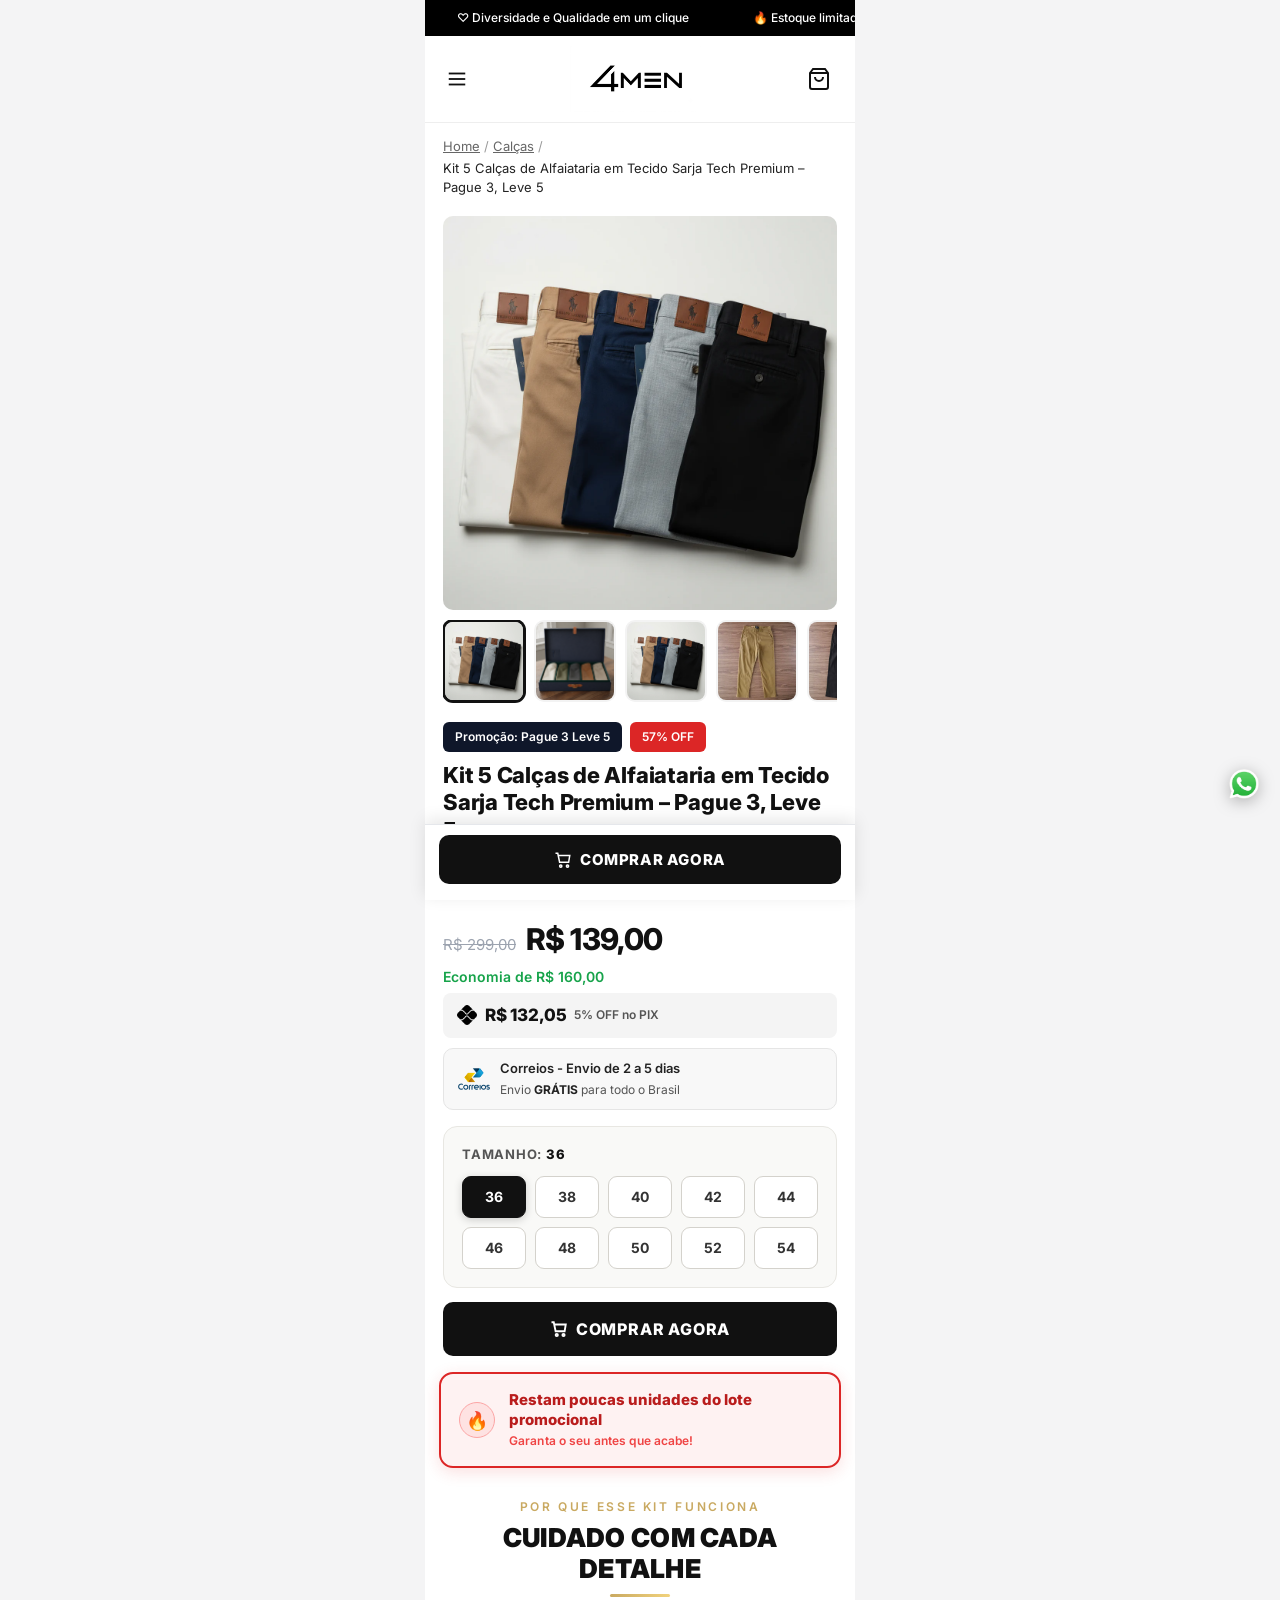
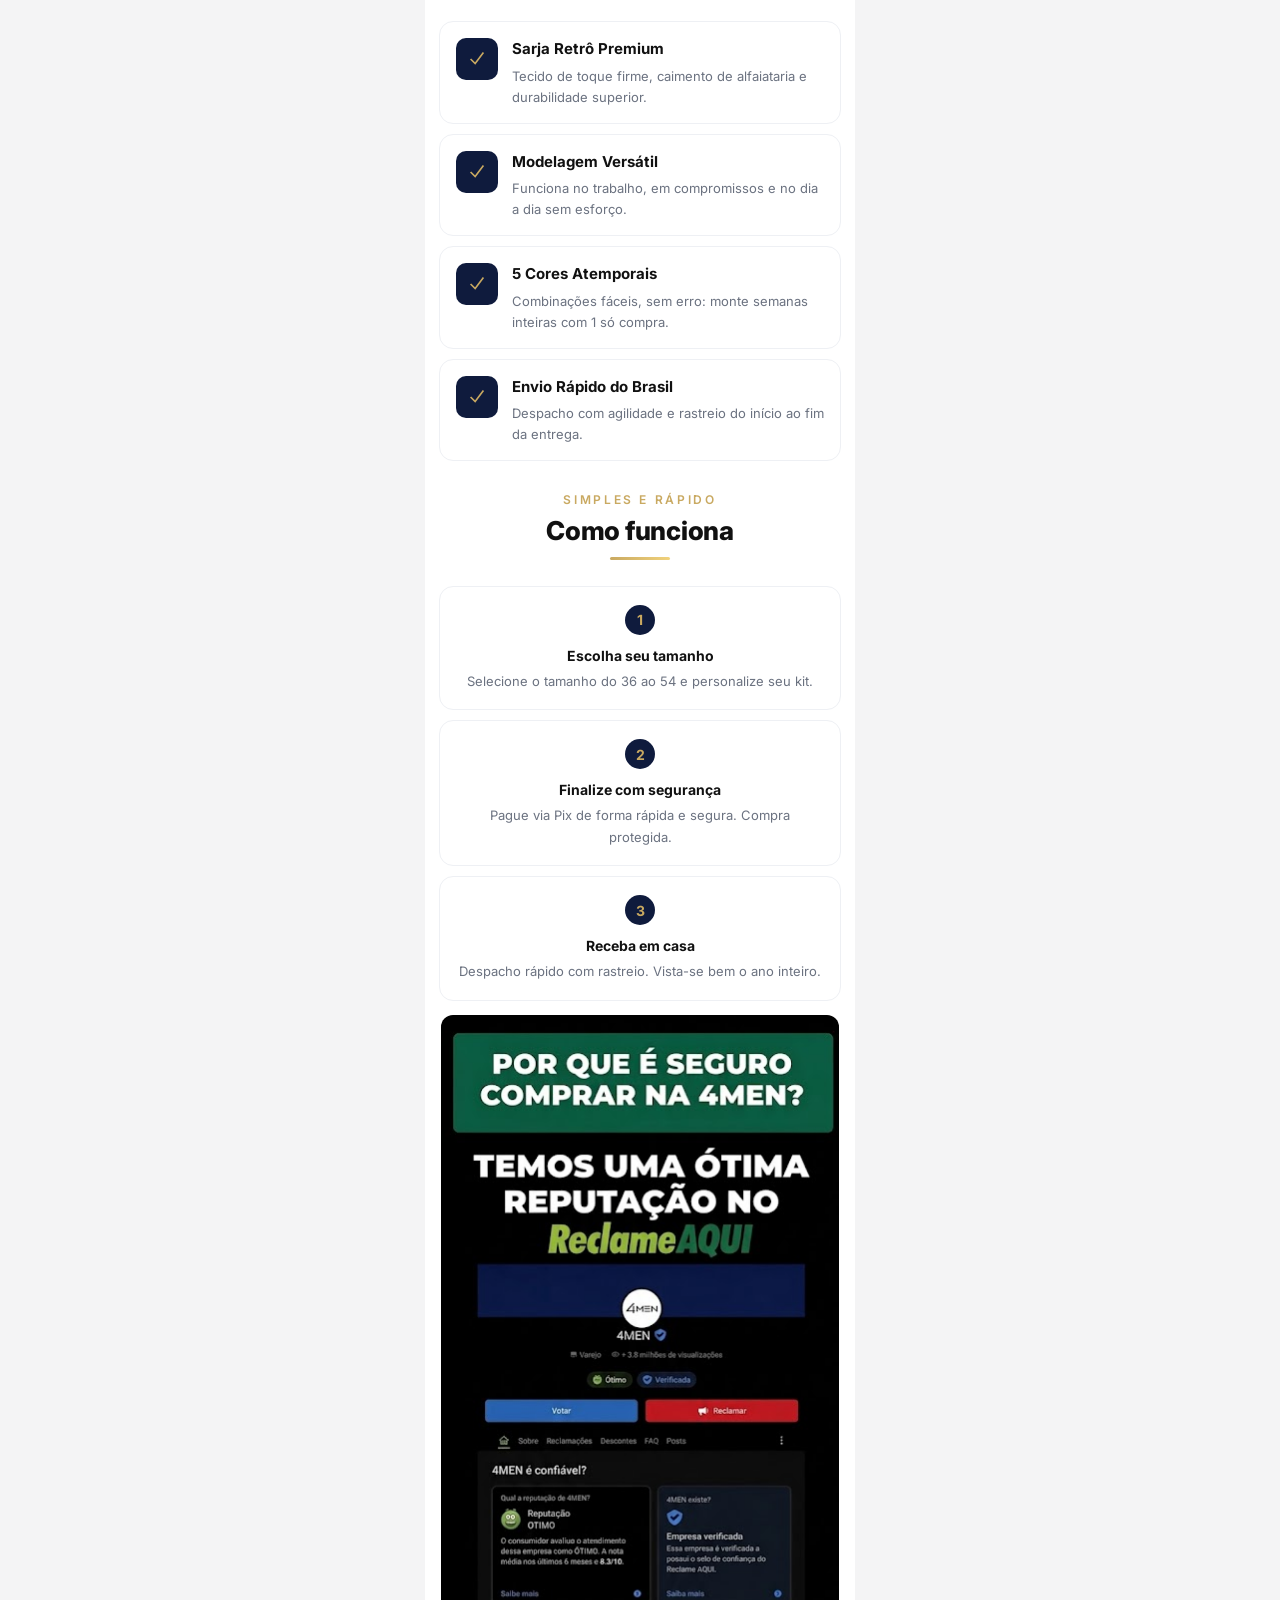
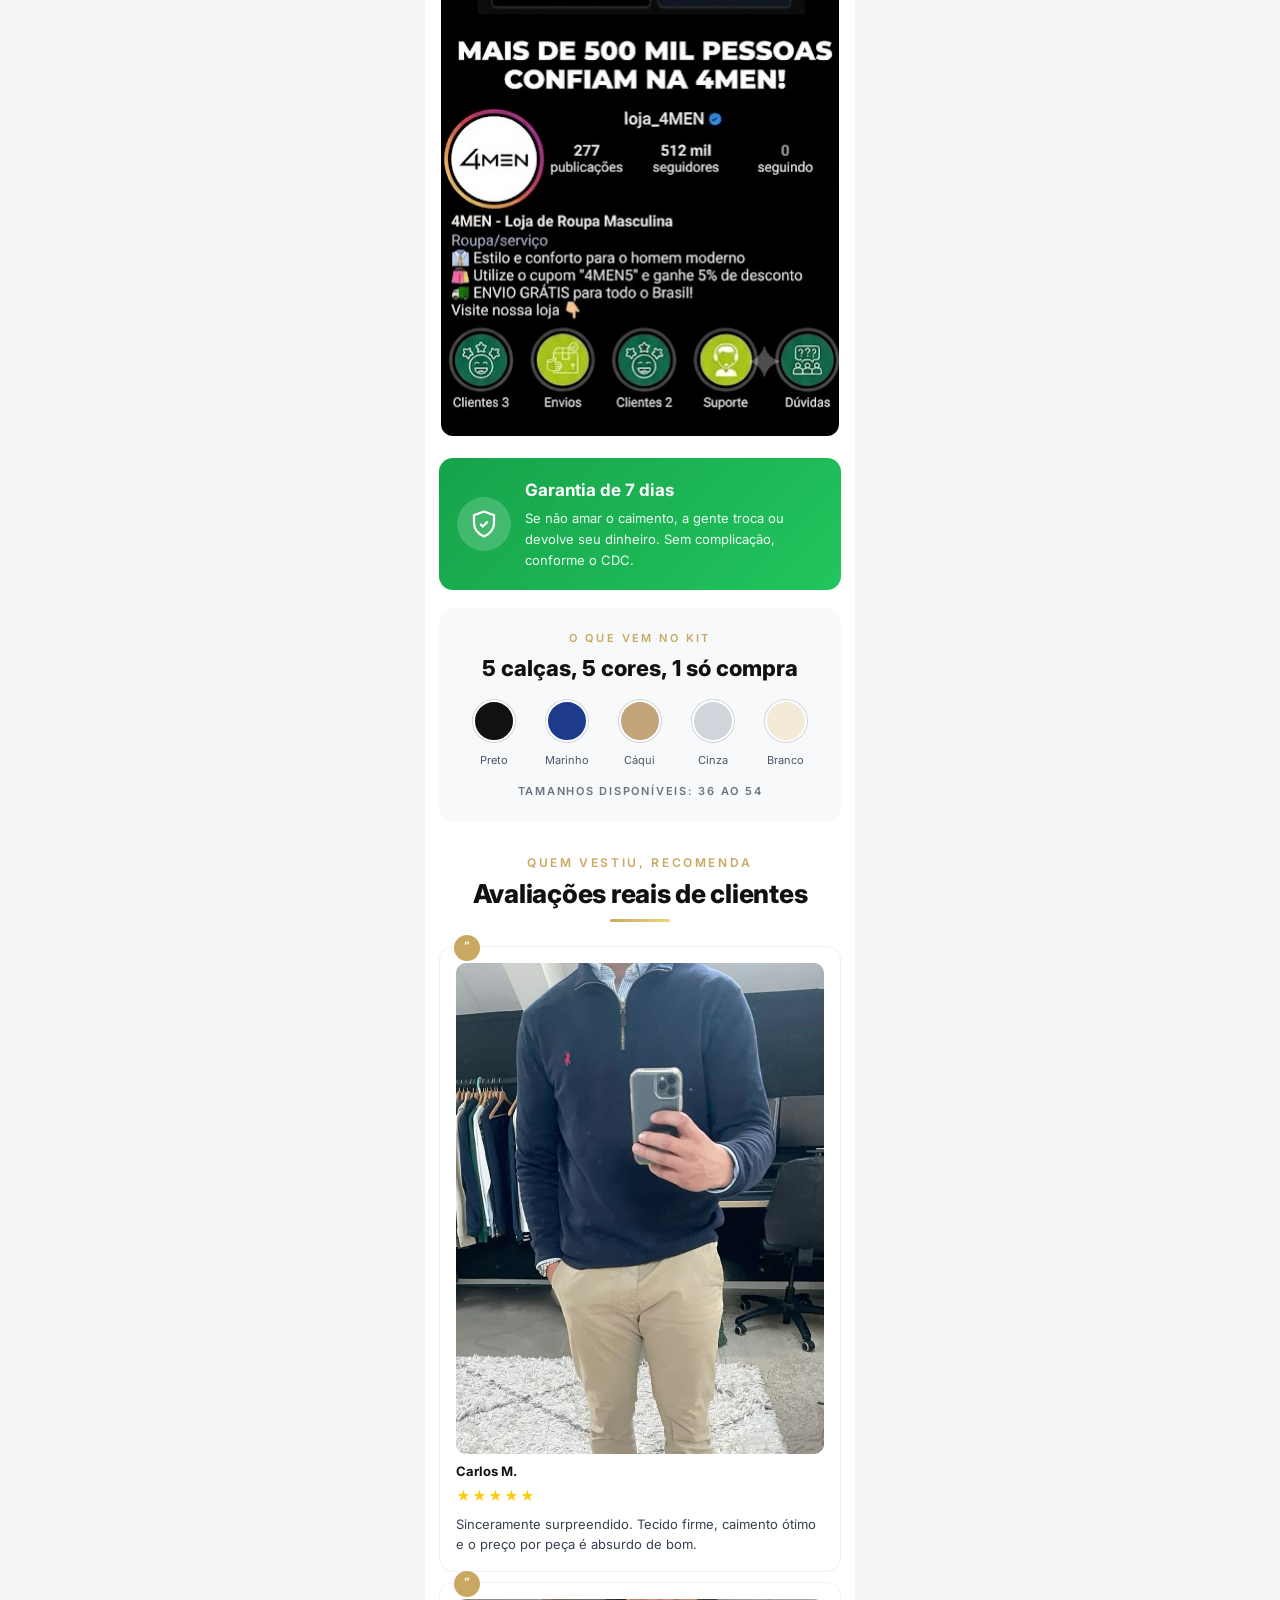
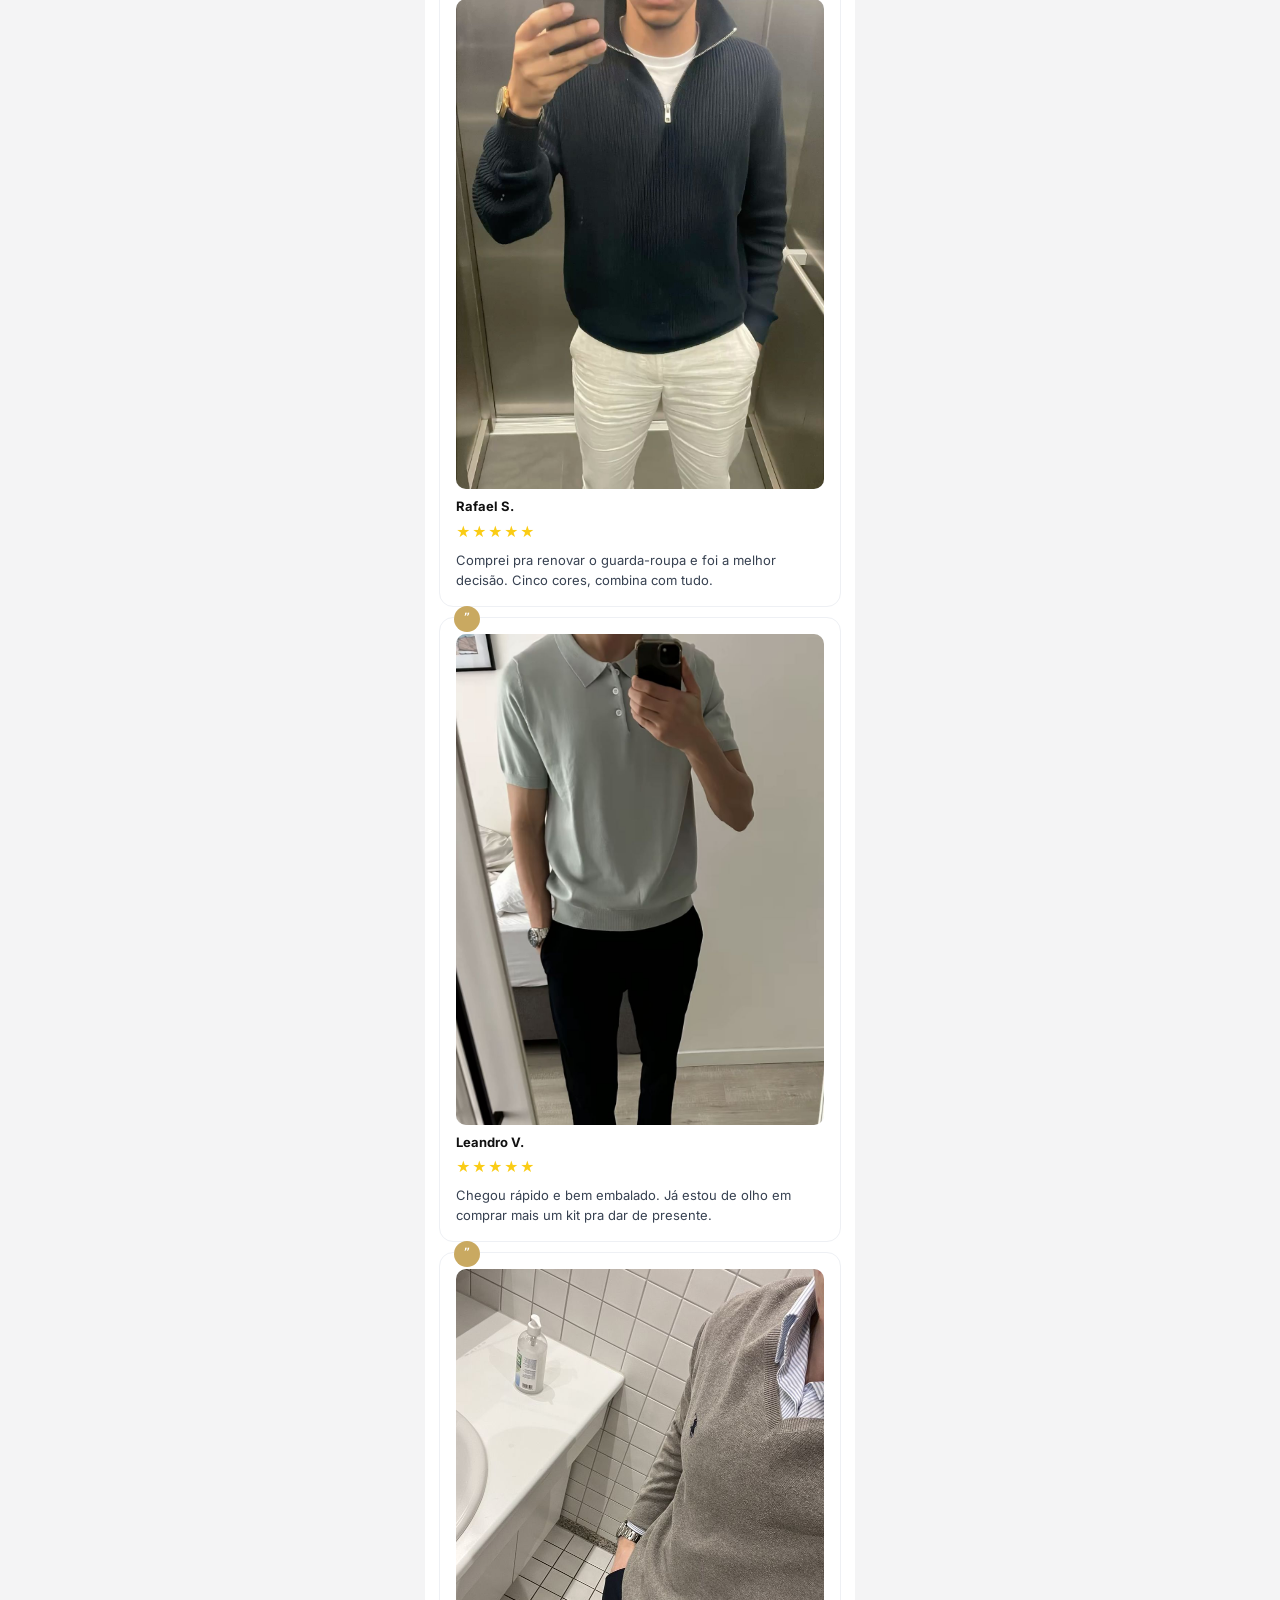
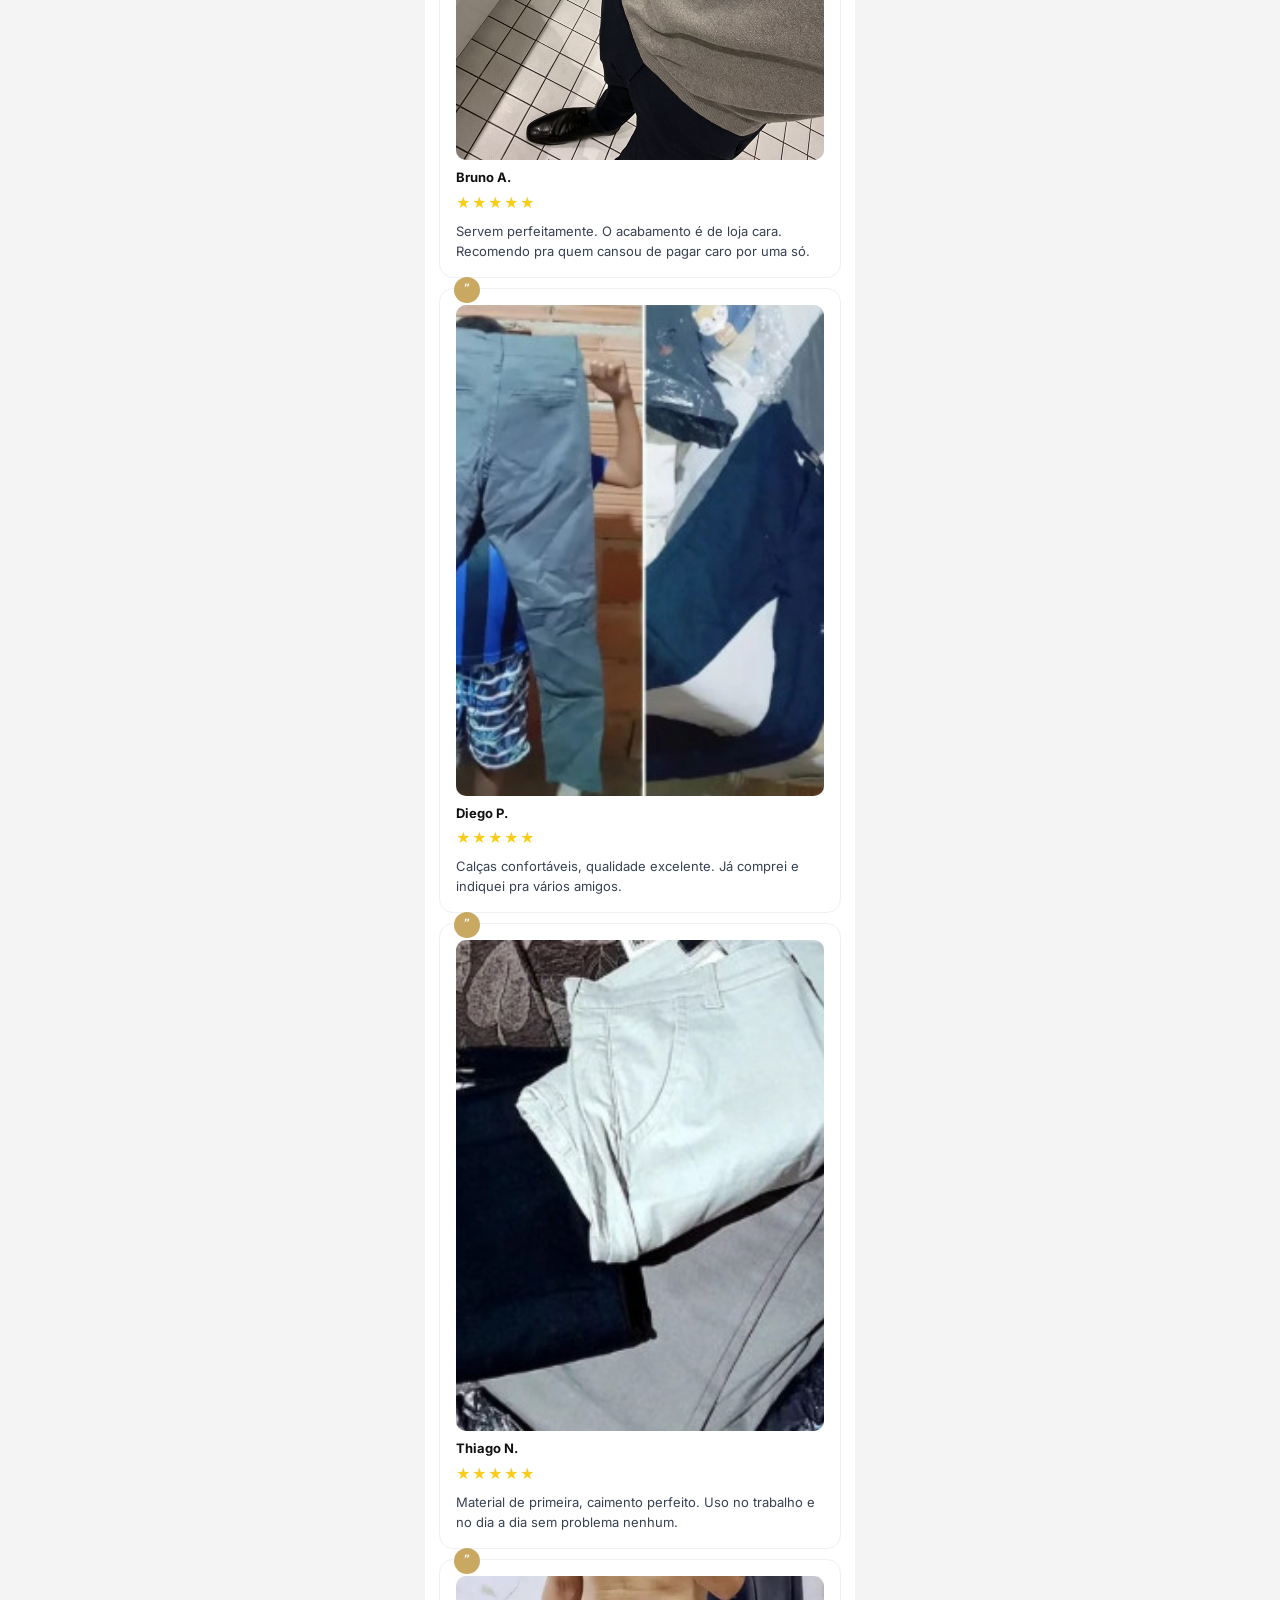
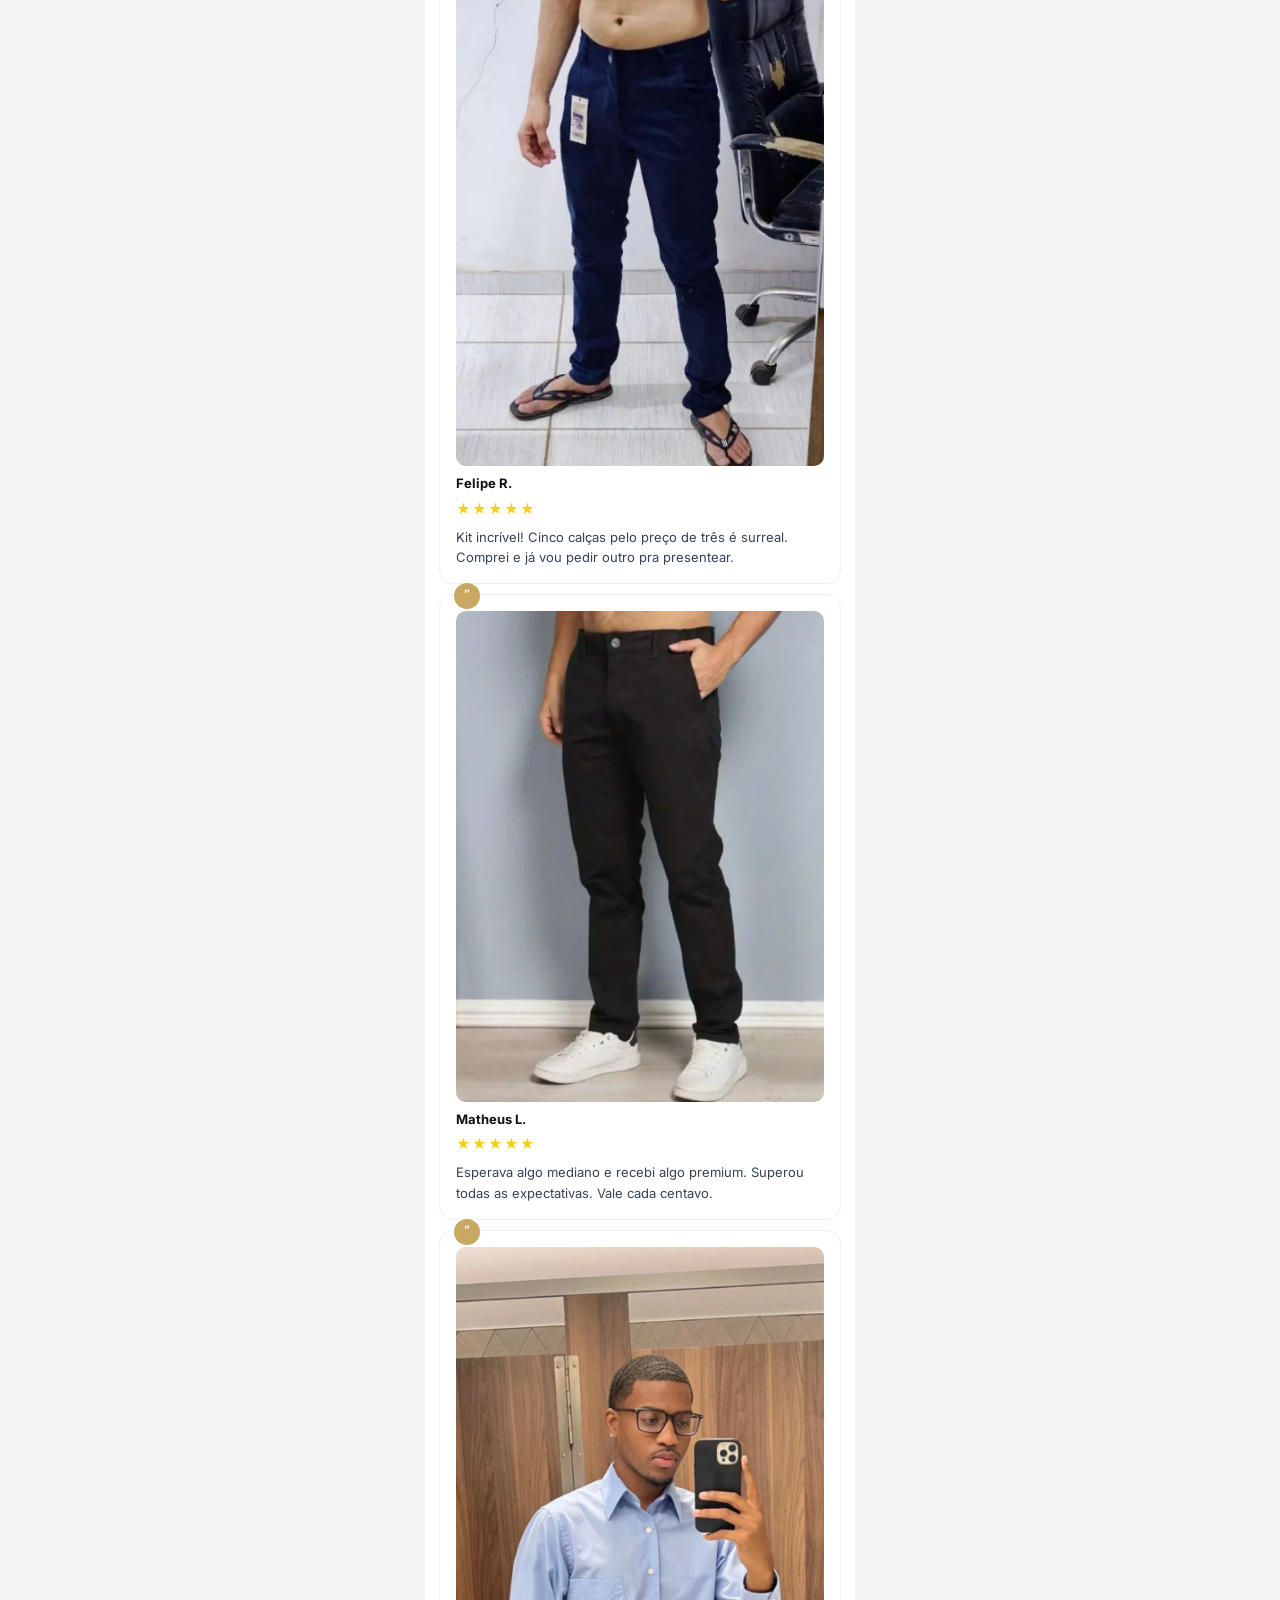
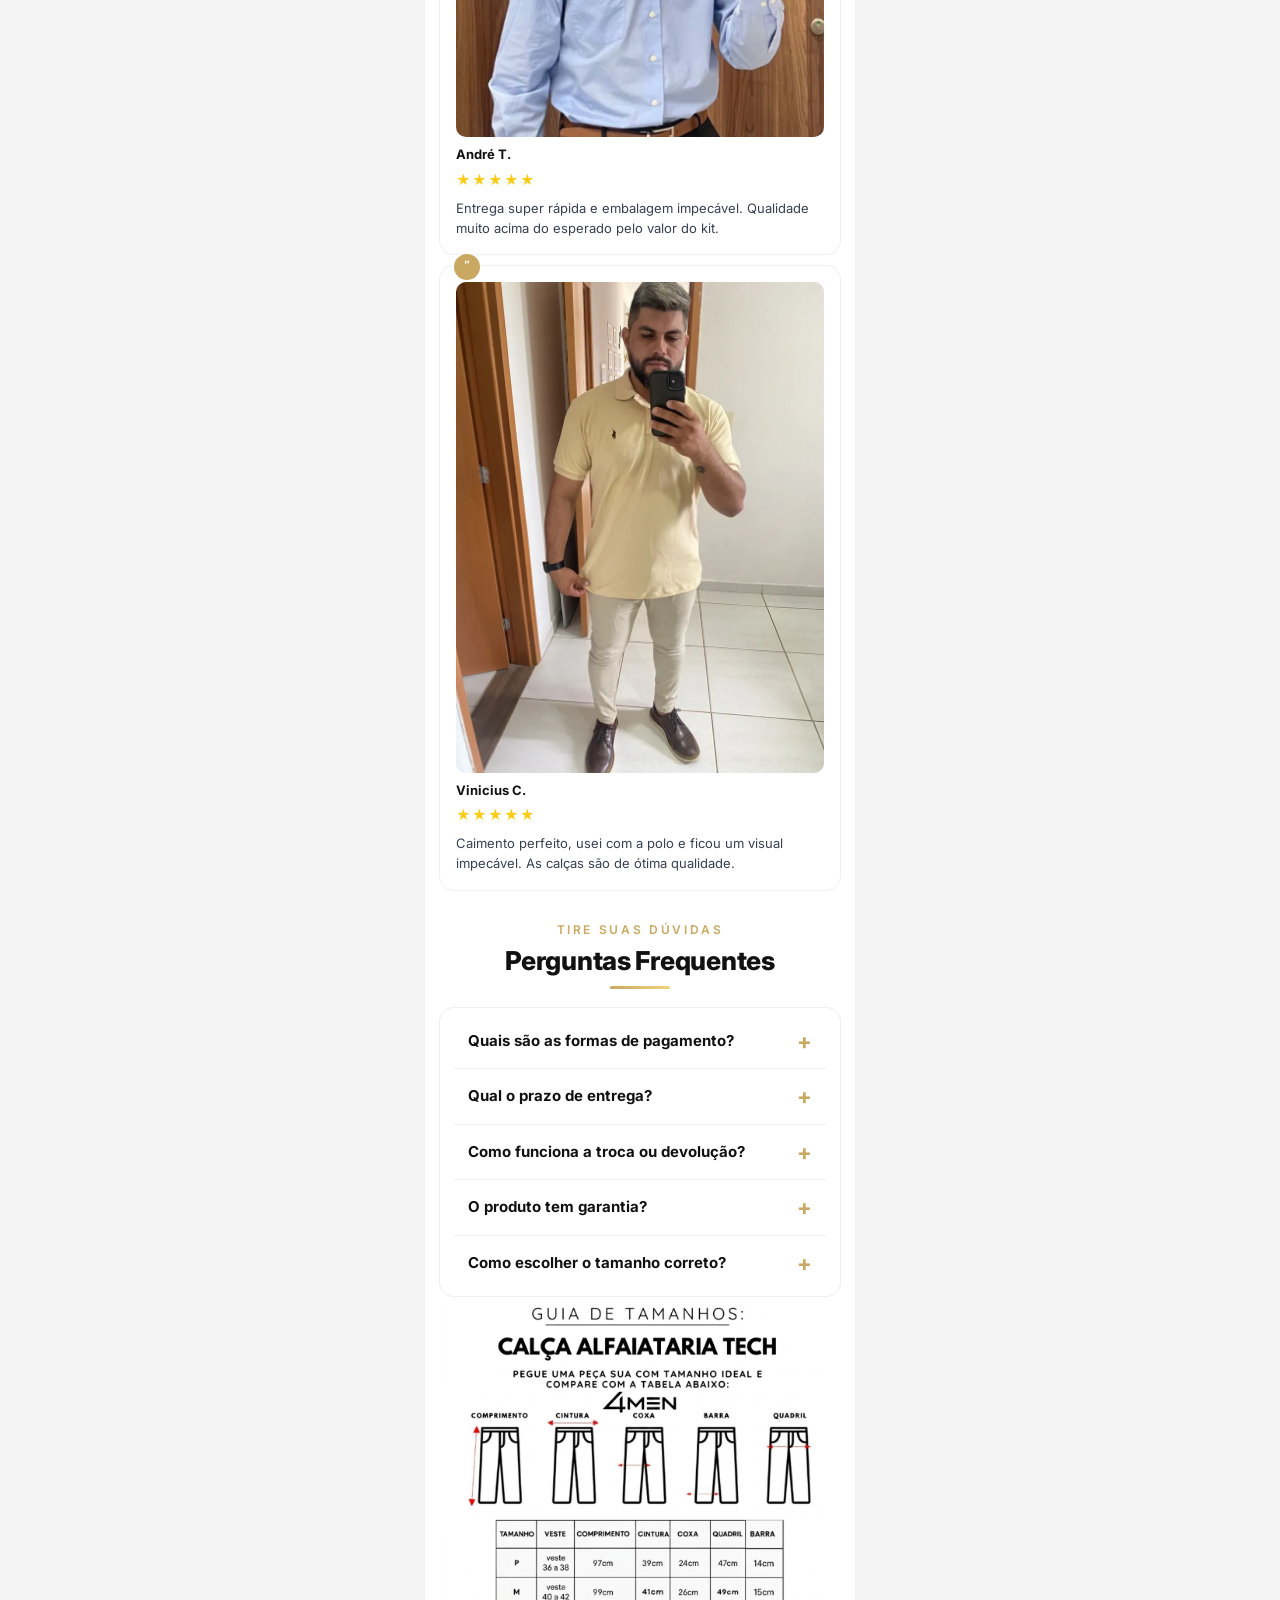
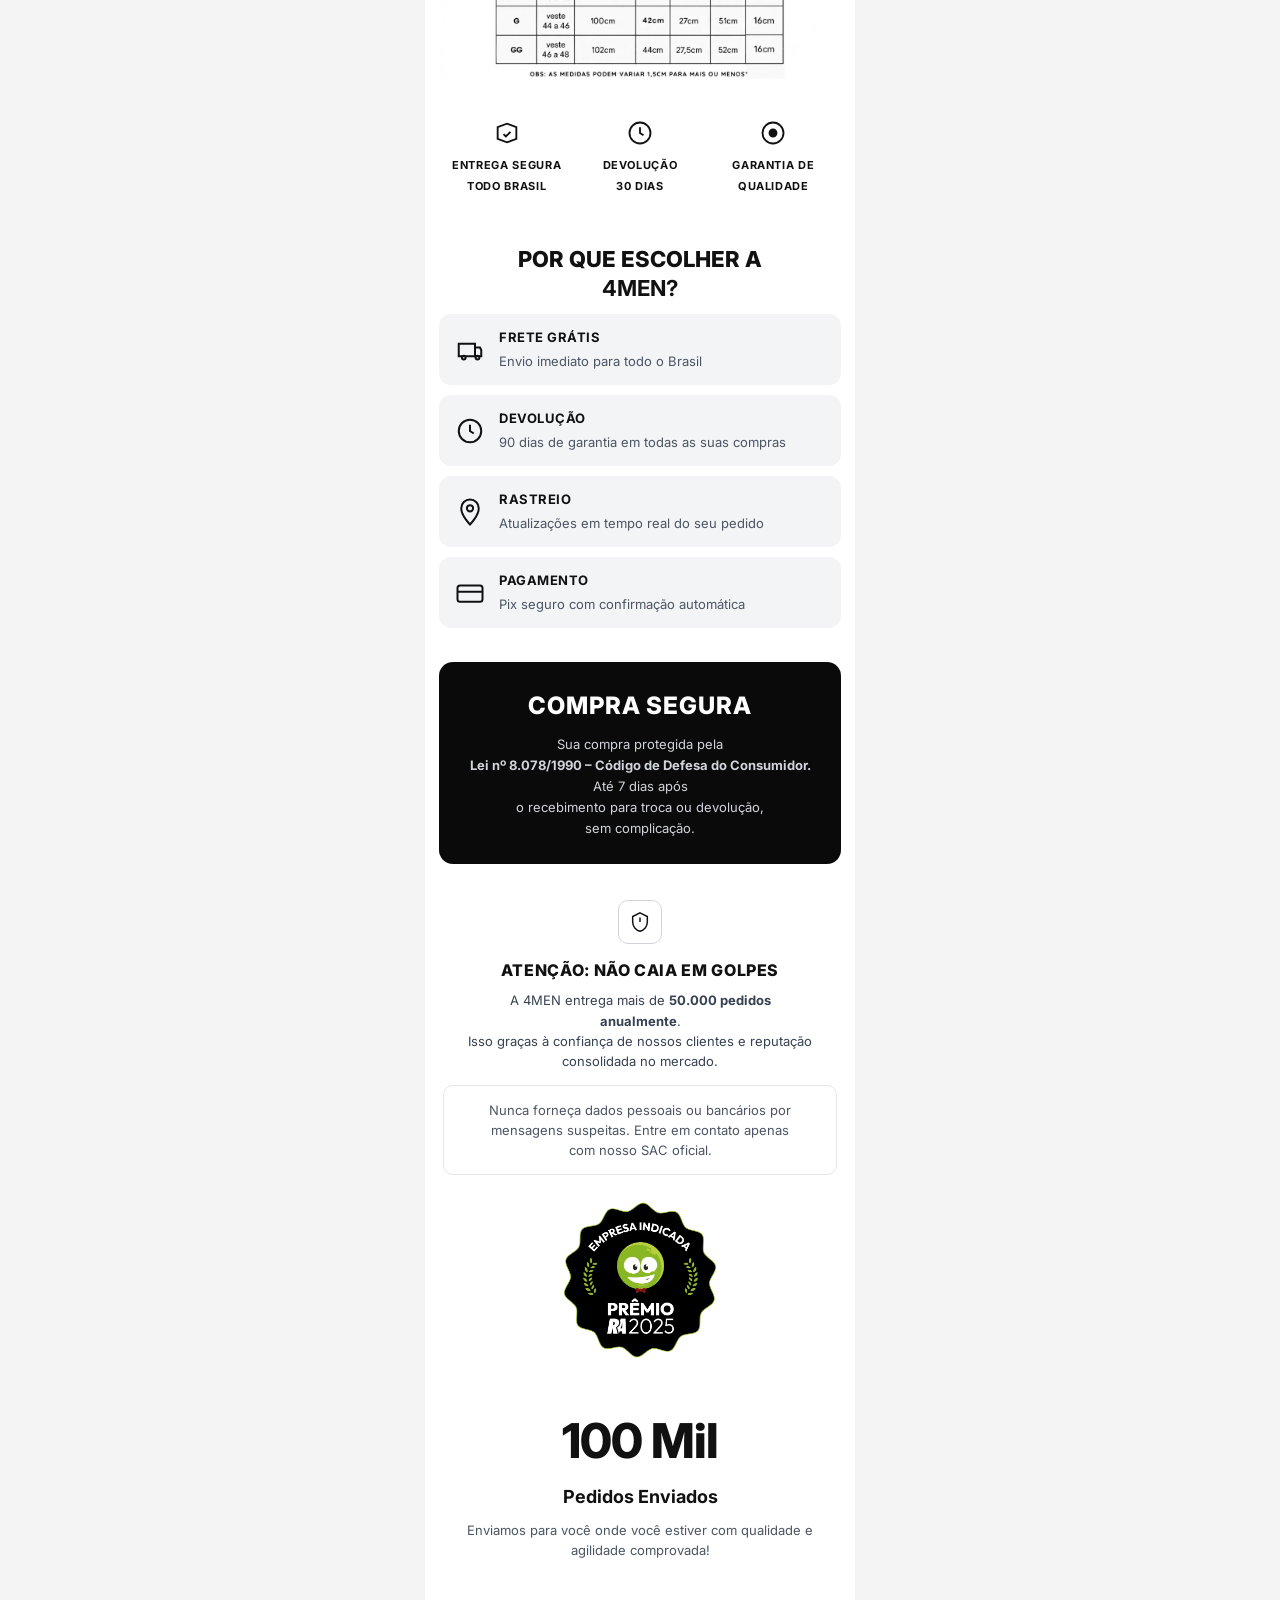
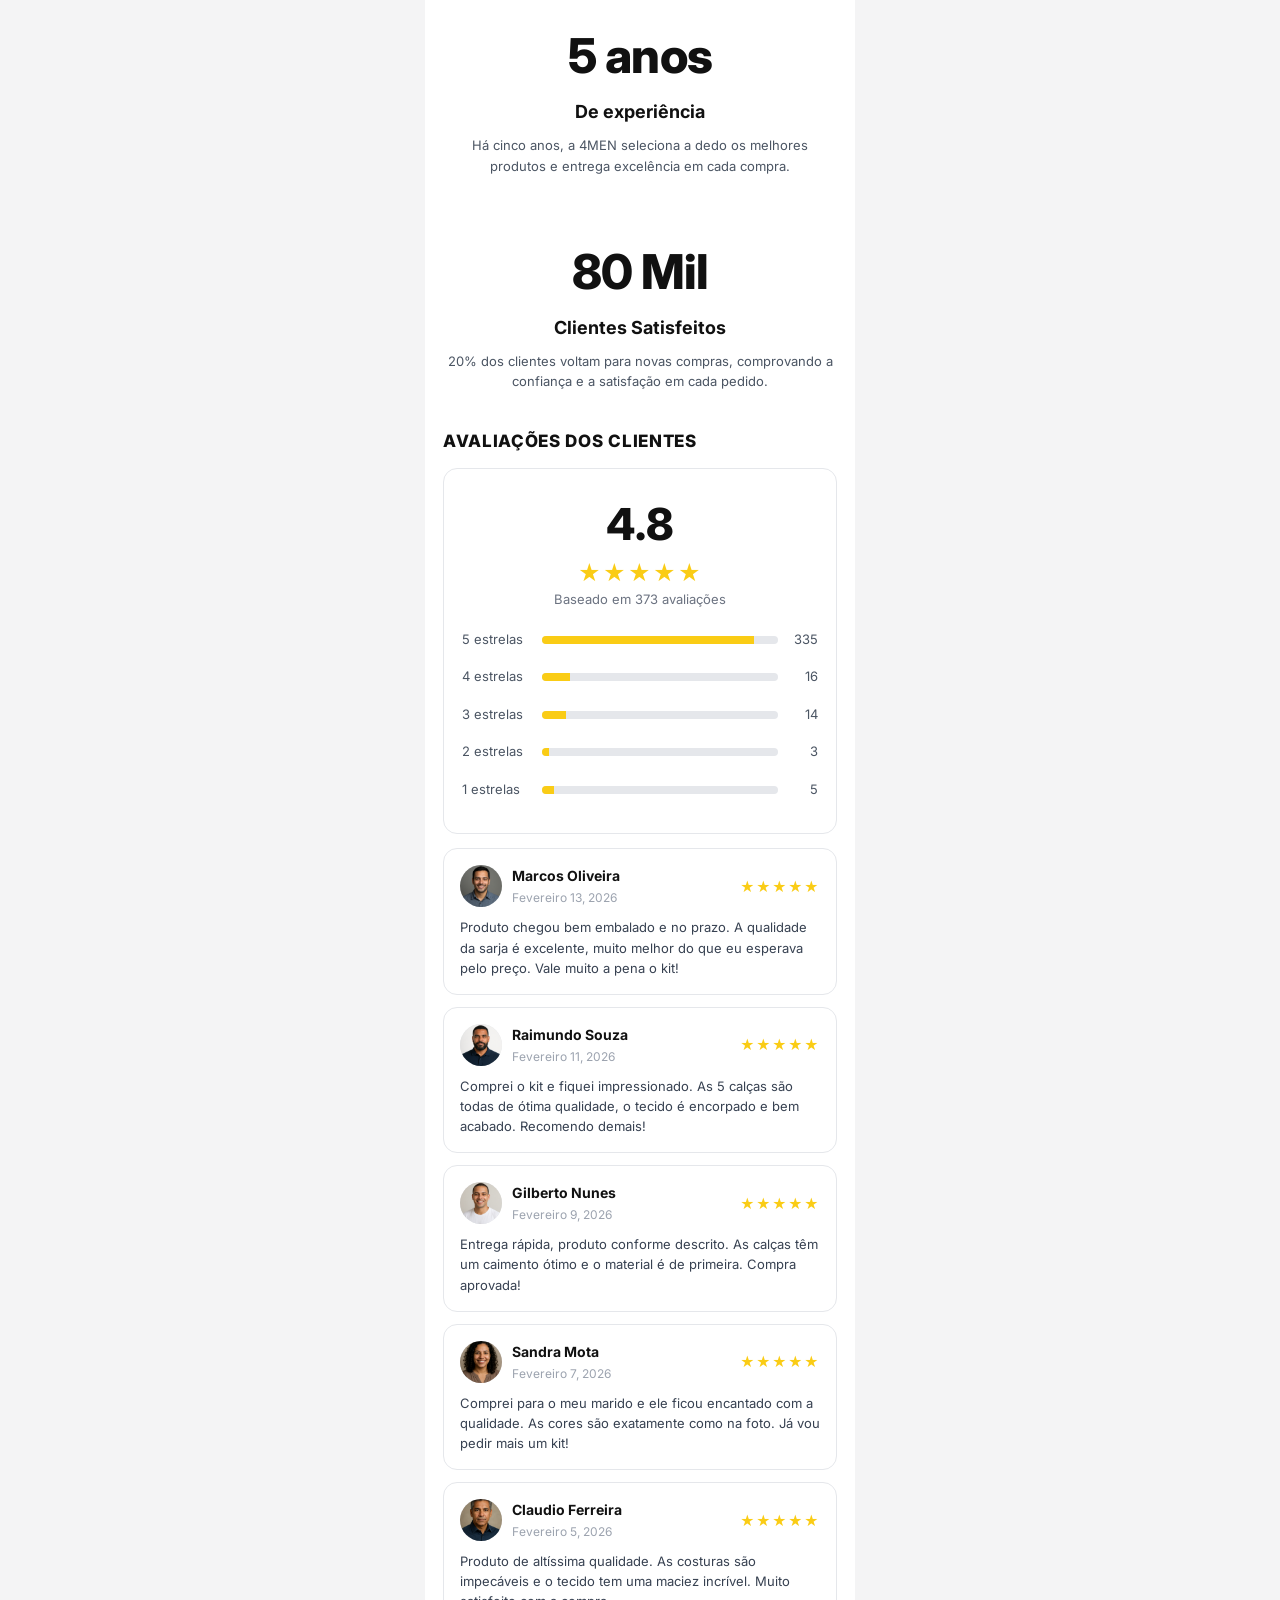
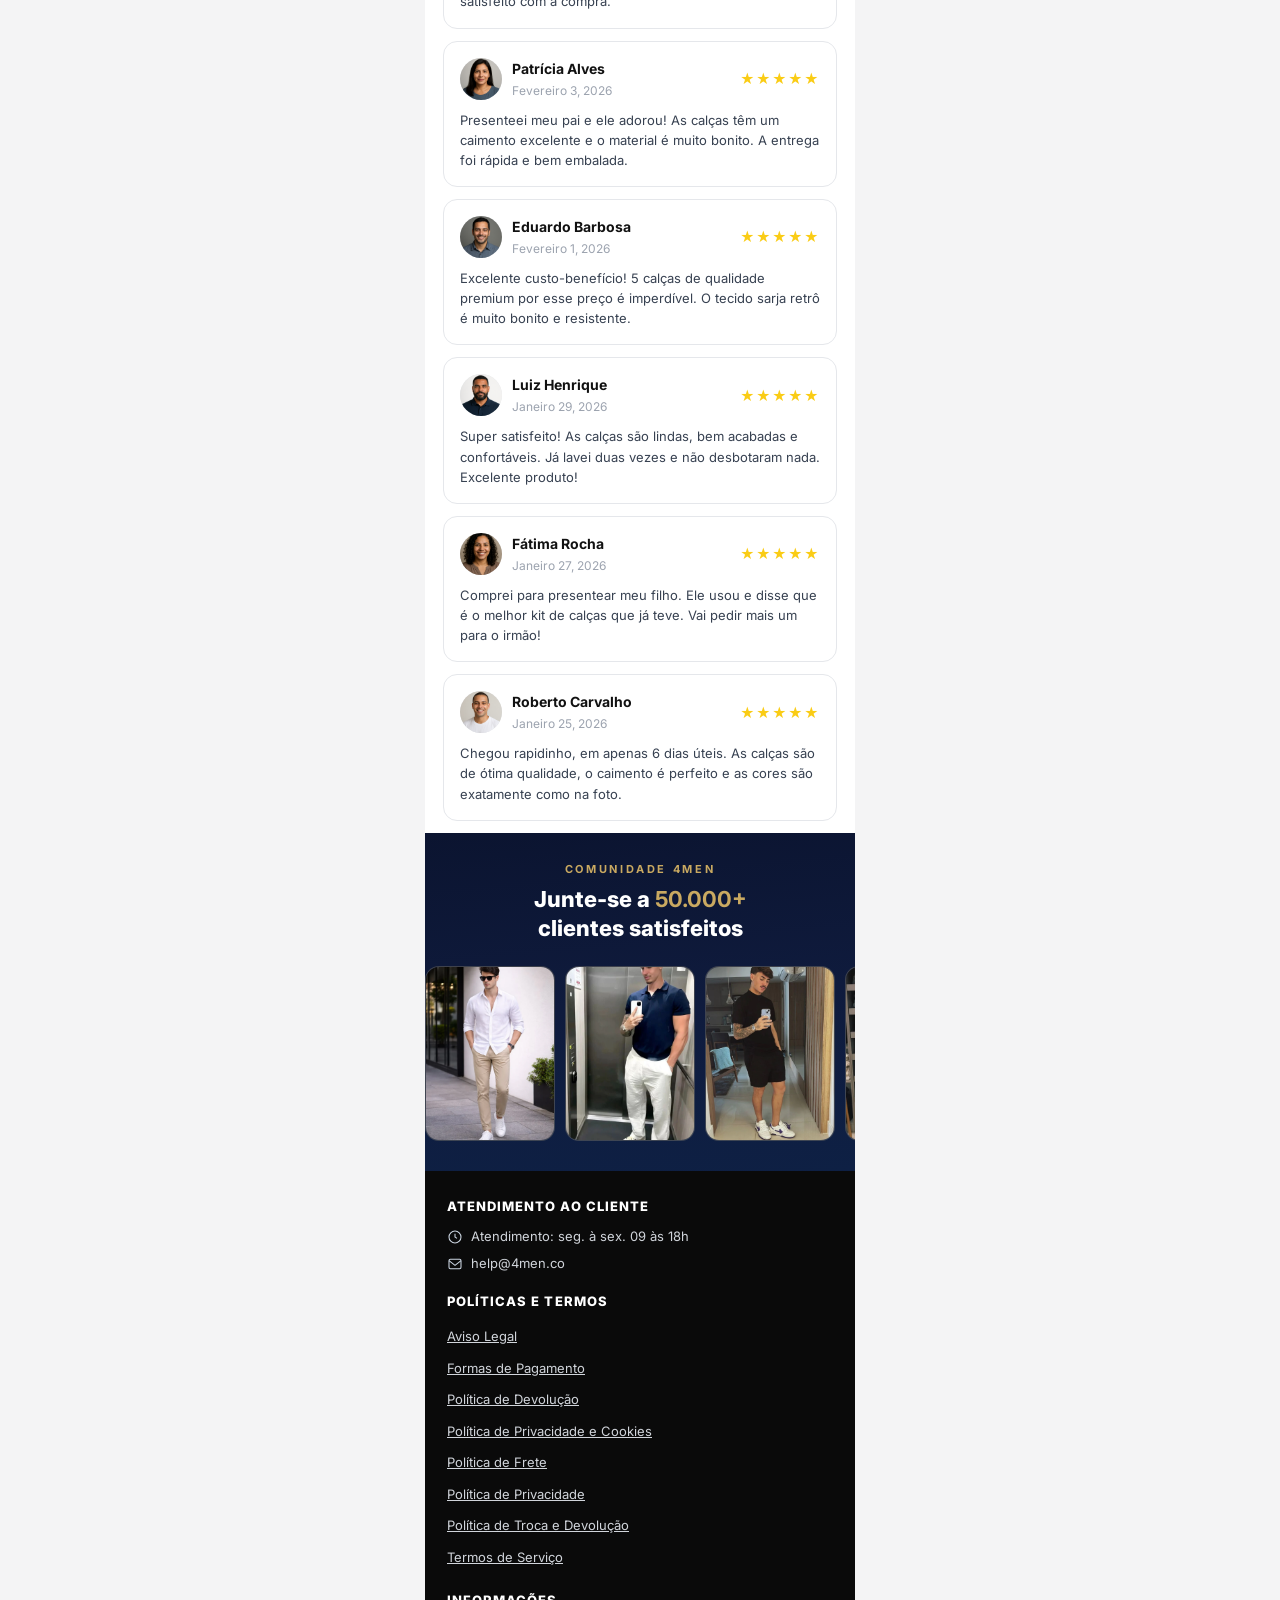
<file: public/index.html>
<!DOCTYPE html>
<html lang="pt-BR">
<head>
  <meta charset="UTF-8" />
  <meta name="viewport" content="width=device-width, initial-scale=1.0" />
  <title>Checkout | 4MEN</title>
  <meta name="description" content="Kit 5 Calças de Alfaiataria em Tecido Sarja Tech Premium – Pague 3, Leve 5" />
  <link rel="stylesheet" href="styles.css" />
</head>
<body>

  <!-- overlay drawer -->
  <div id="drawerOverlay" class="lp-overlay" style="display:none"></div>

  <aside id="drawer" class="lp-drawer">
    <div class="lp-drawer-h">
      <img src="assets/4men-logo.png" alt="4MEN" style="height:32px;object-fit:contain" />
      <button class="lp-drawer-close" data-drawer-close>×</button>
    </div>
    <nav class="lp-drawer-nav">
      <a href="#" data-drawer-close>
        <svg viewBox="0 0 24 24"><path d="M3 12l9-9 9 9"/><path d="M5 10v10h14V10"/></svg>
        Início
      </a>
      <a href="#faq" data-drawer-close>
        <svg viewBox="0 0 24 24"><circle cx="12" cy="12" r="9"/><path d="M12 8v4M12 16v.1"/></svg>
        FAQ
      </a>
      <a href="#contato" data-drawer-close>
        <svg viewBox="0 0 24 24"><rect x="3" y="5" width="18" height="14" rx="2"/><path d="M3 7l9 7 9-7"/></svg>
        Contato
      </a>
    </nav>
    <div class="lp-drawer-foot">© 4MEN · help@4men.co</div>
  </aside>

  <div class="lp-wrap">

    <!-- 1 topbar -->
    <div class="lp-topbar">
      <div class="lp-topbar-track">
        <span class="lp-topbar-item">♡ Diversidade e Qualidade em um clique</span>
        <span class="lp-topbar-item">🔥 Estoque limitado — garanta o seu agora</span>
        <span class="lp-topbar-item">⚡ Últimas unidades do lote promocional</span>
        <span class="lp-topbar-item">🚚 Envio GRÁTIS para todo o Brasil</span>
        <span class="lp-topbar-item">✅ Mais de 50.000 clientes satisfeitos</span>
        <span class="lp-topbar-item">⏳ Oferta por tempo limitado — não perca!</span>
        <span class="lp-topbar-item">♡ Diversidade e Qualidade em um clique</span>
        <span class="lp-topbar-item">🔥 Estoque limitado — garanta o seu agora</span>
        <span class="lp-topbar-item">⚡ Últimas unidades do lote promocional</span>
        <span class="lp-topbar-item">🚚 Envio GRÁTIS para todo o Brasil</span>
        <span class="lp-topbar-item">✅ Mais de 50.000 clientes satisfeitos</span>
        <span class="lp-topbar-item">⏳ Oferta por tempo limitado — não perca!</span>
      </div>
    </div>

    <!-- 2 header -->
    <header class="lp-header lp-header-white">
      <button class="lp-menu lp-menu-dark" data-drawer-open aria-label="Menu">
        <svg viewBox="0 0 24 24" width="22" height="22" stroke="#111" stroke-width="2" fill="none"><line x1="3" y1="6" x2="21" y2="6"/><line x1="3" y1="12" x2="21" y2="12"/><line x1="3" y1="18" x2="21" y2="18"/></svg>
      </button>
      <img src="assets/4men-logo-black.png" alt="4MEN" style="height:66px;object-fit:contain" />
      <button class="lp-cart-btn" aria-label="Carrinho" data-buy>
        <svg viewBox="0 0 24 24" width="24" height="24" stroke="#111" stroke-width="2" fill="none"><path d="M6 2L3 6v14a2 2 0 002 2h14a2 2 0 002-2V6l-3-4z"/><line x1="3" y1="6" x2="21" y2="6"/><path d="M16 10a4 4 0 01-8 0"/></svg>
      </button>
    </header>

    <!-- 3 breadcrumb -->
    <nav class="lp-bread">
      <a href="#">Home</a><span class="sep">/</span><a href="#">Calças</a><span class="sep">/</span>
      <span class="cur">Kit 5 Calças de Alfaiataria em Tecido Sarja Tech Premium – Pague 3, Leve 5</span>
    </nav>

    <!-- 4 gallery -->
    <div class="lp-gal">
      <div class="lp-gal-main">
        <img id="mainImg" src="assets/fotoproduto1.webp" alt="Calça Sarja Retrô Premium" />
      </div>
      <div class="lp-thumbs" id="thumbs">
        <button class="active" data-img="fotoproduto1.webp"><img src="assets/fotoproduto1.webp" alt="Foto 1" /></button>
        <button data-img="fotoproduto2.webp"><img src="assets/fotoproduto2.webp" alt="Foto 2" /></button>
        <button data-img="fotoproduto3.webp"><img src="assets/fotoproduto3.webp" alt="Foto 3" /></button>
        <button data-img="fotoproduto4.webp"><img src="assets/fotoproduto4.webp" alt="Foto 4" /></button>
        <button data-img="fotoproduto5.webp"><img src="assets/fotoproduto5.webp" alt="Foto 5" /></button>
        <button data-img="fotoproduto6.webp"><img src="assets/fotoproduto6.webp" alt="Foto 6" /></button>
        <button data-img="fotoproduto7.webp"><img src="assets/fotoproduto7.webp" alt="Foto 7" /></button>
        <button data-img="fotoproduto8.webp"><img src="assets/fotoproduto8.webp" alt="Foto 8" /></button>
        <button data-img="fotoproduto9.jpg"><img src="assets/fotoproduto9.jpg" alt="Foto 9" /></button>
        <button data-img="fotoproduto10.jpg"><img src="assets/fotoproduto10.jpg" alt="Foto 10" /></button>
      </div>
    </div>

    <!-- 5 badges -->
    <div class="lp-badges">
      <span class="lp-badge lp-badge-promo">Promoção: Pague 3 Leve 5</span>
      <span class="lp-badge lp-badge-off">57% OFF</span>
    </div>

    <!-- 6 title -->
    <h1 class="lp-title">Kit 5 Calças de Alfaiataria em Tecido Sarja Tech Premium – Pague 3, Leve 5</h1>

    <!-- 7 meta -->
    <div class="lp-meta">Cód. ZYR2885634719 | Em estoque.</div>

    <!-- 8 stars -->
    <div class="lp-stars-row">
      <span class="lp-stars">★★★★★</span>
      <span class="lp-stars-count">1.595 avaliações</span>
    </div>

    <!-- 9 price -->
    <div class="lp-price">
      <span class="lp-price-old">R$ 299,00</span>
      <span class="lp-price-now">R$ 139,00</span>
    </div>
    <div class="lp-eco">Economia de R$ 160,00</div>
    <div class="lp-pix-row">
      <img src="assets/pix-icon.png" alt="Pix" width="20" height="20" style="object-fit:contain" />
      <span class="lp-pix-price">R$ 132,05</span>
      <span class="lp-pix-badge">5% OFF no PIX</span>
    </div>

    <!-- correios banner -->
    <div class="correios-banner">
      <img src="assets/correios-logo.png" alt="Correios" class="correios-logo" />
      <div class="correios-info">
        <span class="correios-title">Correios - Envio de 2 a 5 dias</span>
        <span class="correios-sub">Envio <b>GRÁTIS</b> para <span id="correiosLocation">todo o Brasil</span></span>
      </div>
    </div>

    <!-- 11 size picker -->
    <div class="lp-size-section">
      <div class="lp-size-label">
        Tamanho: <span class="lp-size-sel" id="sizeSel">36</span>
      </div>
      <div class="lp-sizes-grid" id="sizesGrid">
        <button class="lp-size active" data-size="36">36</button>
        <button class="lp-size" data-size="38">38</button>
        <button class="lp-size" data-size="40">40</button>
        <button class="lp-size" data-size="42">42</button>
        <button class="lp-size" data-size="44">44</button>
        <button class="lp-size" data-size="46">46</button>
        <button class="lp-size" data-size="48">48</button>
        <button class="lp-size" data-size="50">50</button>
        <button class="lp-size" data-size="52">52</button>
        <button class="lp-size" data-size="54">54</button>
      </div>
    </div>

    <!-- 12 buy button -->
    <div class="lp-buy-wrap">
      <button class="lp-buy" data-buy>
        <svg viewBox="0 0 24 24" width="18" height="18" fill="none" stroke="currentColor" stroke-width="2.5"><path d="M6 6h15l-1.5 9h-12L5 3H2"/><circle cx="9" cy="20" r="1.5"/><circle cx="18" cy="20" r="1.5"/></svg>
        COMPRAR AGORA
      </button>
    </div>

    <!-- 19 alert -->
    <div class="lp-alert lp-alert-urgent">
      <div class="lp-alert-ic">🔥</div>
      <div>
        <b>Restam poucas unidades do lote promocional</b>
        <span class="lp-alert-sub">Garanta o seu antes que acabe!</span>
      </div>
    </div>

    <!-- 20 features -->
    <div class="lp-eyebrow">POR QUE ESSE KIT FUNCIONA</div>
    <h2 class="lp-h2 lp-h2-bold">CUIDADO COM CADA DETALHE</h2>
    <div class="lp-divider"></div>
    <div class="lp-features">
      <div class="lp-feat">
        <div class="lp-icbox"><svg viewBox="0 0 24 24"><path d="M5 12l5 5 9-12"/></svg></div>
        <div><b>Sarja Retrô Premium</b><span>Tecido de toque firme, caimento de alfaiataria e durabilidade superior.</span></div>
      </div>
      <div class="lp-feat">
        <div class="lp-icbox"><svg viewBox="0 0 24 24"><path d="M5 12l5 5 9-12"/></svg></div>
        <div><b>Modelagem Versátil</b><span>Funciona no trabalho, em compromissos e no dia a dia sem esforço.</span></div>
      </div>
      <div class="lp-feat">
        <div class="lp-icbox"><svg viewBox="0 0 24 24"><path d="M5 12l5 5 9-12"/></svg></div>
        <div><b>5 Cores Atemporais</b><span>Combinações fáceis, sem erro: monte semanas inteiras com 1 só compra.</span></div>
      </div>
      <div class="lp-feat">
        <div class="lp-icbox"><svg viewBox="0 0 24 24"><path d="M5 12l5 5 9-12"/></svg></div>
        <div><b>Envio Rápido do Brasil</b><span>Despacho com agilidade e rastreio do início ao fim da entrega.</span></div>
      </div>
    </div>

    <!-- 23 how -->
    <div class="lp-eyebrow">SIMPLES E RÁPIDO</div>
    <h2 class="lp-h2">Como funciona</h2>
    <div class="lp-divider"></div>
    <div class="lp-how">
      <div class="lp-how-card">
        <div class="lp-how-num">1</div>
        <b>Escolha seu tamanho</b>
        <span>Selecione o tamanho do 36 ao 54 e personalize seu kit.</span>
      </div>
      <div class="lp-how-card">
        <div class="lp-how-num">2</div>
        <b>Finalize com segurança</b>
        <span>Pague via Pix de forma rápida e segura. Compra protegida.</span>
      </div>
      <div class="lp-how-card">
        <div class="lp-how-num">3</div>
        <b>Receba em casa</b>
        <span>Despacho rápido com rastreio. Vista-se bem o ano inteiro.</span>
      </div>
    </div>

    <!-- reputation image -->
    <div style="padding:0 16px 8px">
      <img src="assets/reputacao-4men.png" alt="Por que é seguro comprar na 4MEN - Reputação ReclameAQUI Ótimo" style="width:100%;border-radius:12px;display:block" />
    </div>

    <!-- 24 warranty -->
    <div class="lp-warranty">
      <div class="lp-warranty-ic">
        <svg viewBox="0 0 24 24"><path d="M12 2l8 3v6c0 5-3.5 9-8 11-4.5-2-8-6-8-11V5l8-3z"/><path d="M9 12l2 2 4-4"/></svg>
      </div>
      <div>
        <b>Garantia de 7 dias</b>
        <span>Se não amar o caimento, a gente troca ou devolve seu dinheiro. Sem complicação, conforme o CDC.</span>
      </div>
    </div>

    <!-- kit colors -->
    <div class="lp-kit">
      <div class="lp-kit-eb">O QUE VEM NO KIT</div>
      <h3>5 calças, 5 cores, 1 só compra</h3>
      <div class="lp-colors">
        <div class="lp-color"><div class="lp-dot" style="background:#111"></div><small>Preto</small></div>
        <div class="lp-color"><div class="lp-dot" style="background:#1e3a8a"></div><small>Marinho</small></div>
        <div class="lp-color"><div class="lp-dot" style="background:#c4a47a"></div><small>Cáqui</small></div>
        <div class="lp-color"><div class="lp-dot" style="background:#d1d5db"></div><small>Cinza</small></div>
        <div class="lp-color"><div class="lp-dot" style="background:#f3ead8"></div><small>Branco</small></div>
      </div>
      <div class="lp-sizes-note">TAMANHOS DISPONÍVEIS: 36 AO 54</div>
    </div>

    <!-- 26 testimonials -->
    <div class="lp-eyebrow">QUEM VESTIU, RECOMENDA</div>
    <h2 class="lp-h2">Avaliações reais de clientes</h2>
    <div class="lp-divider"></div>
    <div class="lp-testi">
      <div class="lp-testi-card">
        <div class="lp-testi-pic"><img src="assets/ft1.jpg" alt="Depoimento de Carlos M." /></div>
        <div class="lp-testi-name">Carlos M.</div>
        <div class="lp-testi-quote">"</div>
        <div class="lp-stars">★★★★★</div>
        <p>Sinceramente surpreendido. Tecido firme, caimento ótimo e o preço por peça é absurdo de bom.</p>
      </div>
      <div class="lp-testi-card">
        <div class="lp-testi-pic"><img src="assets/ft2.jpg" alt="Depoimento de Rafael S." /></div>
        <div class="lp-testi-name">Rafael S.</div>
        <div class="lp-testi-quote">"</div>
        <div class="lp-stars">★★★★★</div>
        <p>Comprei pra renovar o guarda-roupa e foi a melhor decisão. Cinco cores, combina com tudo.</p>
      </div>
      <div class="lp-testi-card">
        <div class="lp-testi-pic"><img src="assets/ft3.jpg" alt="Depoimento de Leandro V." /></div>
        <div class="lp-testi-name">Leandro V.</div>
        <div class="lp-testi-quote">"</div>
        <div class="lp-stars">★★★★★</div>
        <p>Chegou rápido e bem embalado. Já estou de olho em comprar mais um kit pra dar de presente.</p>
      </div>
      <div class="lp-testi-card">
        <div class="lp-testi-pic"><img src="assets/ft4.jpg" alt="Depoimento de Bruno A." /></div>
        <div class="lp-testi-name">Bruno A.</div>
        <div class="lp-testi-quote">"</div>
        <div class="lp-stars">★★★★★</div>
        <p>Servem perfeitamente. O acabamento é de loja cara. Recomendo pra quem cansou de pagar caro por uma só.</p>
      </div>
      <div class="lp-testi-card">
        <div class="lp-testi-pic"><img src="assets/dep1.jpg" alt="Depoimento de Diego P." /></div>
        <div class="lp-testi-name">Diego P.</div>
        <div class="lp-testi-quote">"</div>
        <div class="lp-stars">★★★★★</div>
        <p>Calças confortáveis, qualidade excelente. Já comprei e indiquei pra vários amigos.</p>
      </div>
      <div class="lp-testi-card">
        <div class="lp-testi-pic"><img src="assets/dep2.jpg" alt="Depoimento de Thiago N." /></div>
        <div class="lp-testi-name">Thiago N.</div>
        <div class="lp-testi-quote">"</div>
        <div class="lp-stars">★★★★★</div>
        <p>Material de primeira, caimento perfeito. Uso no trabalho e no dia a dia sem problema nenhum.</p>
      </div>
      <div class="lp-testi-card">
        <div class="lp-testi-pic"><img src="assets/dep3.jpg" alt="Depoimento de Felipe R." /></div>
        <div class="lp-testi-name">Felipe R.</div>
        <div class="lp-testi-quote">"</div>
        <div class="lp-stars">★★★★★</div>
        <p>Kit incrível! Cinco calças pelo preço de três é surreal. Comprei e já vou pedir outro pra presentear.</p>
      </div>
      <div class="lp-testi-card">
        <div class="lp-testi-pic"><img src="assets/dep4.jpg" alt="Depoimento de Matheus L." /></div>
        <div class="lp-testi-name">Matheus L.</div>
        <div class="lp-testi-quote">"</div>
        <div class="lp-stars">★★★★★</div>
        <p>Esperava algo mediano e recebi algo premium. Superou todas as expectativas. Vale cada centavo.</p>
      </div>
      <div class="lp-testi-card">
        <div class="lp-testi-pic"><img src="assets/dep5.jpg" alt="Depoimento de André T." /></div>
        <div class="lp-testi-name">André T.</div>
        <div class="lp-testi-quote">"</div>
        <div class="lp-stars">★★★★★</div>
        <p>Entrega super rápida e embalagem impecável. Qualidade muito acima do esperado pelo valor do kit.</p>
      </div>
      <div class="lp-testi-card">
        <div class="lp-testi-pic"><img src="assets/ft5.jpg" alt="Depoimento de Vinicius C." /></div>
        <div class="lp-testi-name">Vinicius C.</div>
        <div class="lp-testi-quote">"</div>
        <div class="lp-stars">★★★★★</div>
        <p>Caimento perfeito, usei com a polo e ficou um visual impecável. As calças são de ótima qualidade.</p>
      </div>
    </div>

    <!-- 27 FAQ -->
    <div class="lp-eyebrow">TIRE SUAS DÚVIDAS</div>
    <h2 class="lp-h2">Perguntas Frequentes</h2>
    <div class="lp-divider"></div>
    <div class="lp-faq" id="faq">
      <details>
        <summary>Quais são as formas de pagamento?</summary>
        <p>Aceitamos Pix. Tudo via ambiente 100% seguro com criptografia.</p>
      </details>
      <details>
        <summary>Qual o prazo de entrega?</summary>
        <p>Despachamos rapidamente do Brasil com código de rastreio. PAC de 3 a 9 dias úteis, SEDEX de 2 a 5 dias úteis.</p>
      </details>
      <details>
        <summary>Como funciona a troca ou devolução?</summary>
        <p>Você tem até 7 dias após o recebimento para solicitar a troca ou devolução, sem burocracia, conforme o Código de Defesa do Consumidor.</p>
      </details>
      <details>
        <summary>O produto tem garantia?</summary>
        <p>Sim. Garantia de qualidade em todas as peças. Se houver qualquer defeito de fabricação, trataremos com agilidade.</p>
      </details>
      <details>
        <summary>Como escolher o tamanho correto?</summary>
        <p>A modelagem segue padrão brasileiro (do 36 ao 54). Em caso de dúvida entre dois tamanhos, recomendamos optar pelo maior para mais conforto.</p>
      </details>
    </div>

    <!-- 29 size guide -->
    <div style="padding:0 16px 8px">
      <img src="assets/guia-tamanhos.png" alt="Guia de Tamanhos - Calça Alfaiataria Tech 4MEN" style="width:100%;border-radius:12px;display:block" />
    </div>

    <!-- 32 mini trust -->
    <div class="lp-minitrust">
      <div class="lp-minitrust-c">
        <svg viewBox="0 0 24 24"><path d="M4 7l8-3 8 3v10l-8 3-8-3z"/><path d="M9 13l2 2 4-4"/></svg>
        <b>ENTREGA SEGURA<br/>TODO BRASIL</b>
      </div>
      <div class="lp-minitrust-c">
        <svg viewBox="0 0 24 24"><circle cx="12" cy="12" r="9"/><path d="M12 7v5l3 2"/></svg>
        <b>DEVOLUÇÃO<br/>30 DIAS</b>
      </div>
      <div class="lp-minitrust-c">
        <svg viewBox="0 0 24 24"><circle cx="12" cy="12" r="9"/><circle cx="12" cy="12" r="3" fill="#111"/></svg>
        <b>GARANTIA DE<br/>QUALIDADE</b>
      </div>
    </div>

    <!-- 34 why 4men -->
    <div class="lp-why-h">POR QUE ESCOLHER A<br/><b>4MEN?</b></div>
    <div class="lp-whycards">
      <div class="lp-whycard">
        <svg viewBox="0 0 24 24"><path d="M3 7h13v10H3z"/><path d="M16 10h4l1 2v5h-5z"/><circle cx="7" cy="18" r="1.5"/><circle cx="18" cy="18" r="1.5"/></svg>
        <div><b>FRETE GRÁTIS</b><span>Envio imediato para todo o Brasil</span></div>
      </div>
      <div class="lp-whycard">
        <svg viewBox="0 0 24 24"><circle cx="12" cy="12" r="9"/><path d="M12 7v5l3 2"/></svg>
        <div><b>DEVOLUÇÃO</b><span>90 dias de garantia em todas as suas compras</span></div>
      </div>
      <div class="lp-whycard">
        <svg viewBox="0 0 24 24"><path d="M12 22s7-7 7-13a7 7 0 10-14 0c0 6 7 13 7 13z"/><circle cx="12" cy="9" r="2.5"/></svg>
        <div><b>RASTREIO</b><span>Atualizações em tempo real do seu pedido</span></div>
      </div>
      <div class="lp-whycard">
        <svg viewBox="0 0 24 24"><rect x="2" y="6" width="20" height="13" rx="2"/><path d="M2 11h20"/></svg>
        <div><b>PAGAMENTO</b><span>Pix seguro com confirmação automática</span></div>
      </div>
    </div>

    <!-- 35 safe buy -->
    <div class="lp-safebuy">
      <h3>COMPRA SEGURA</h3>
      <p>Sua compra protegida pela<br/><b>Lei nº 8.078/1990 – Código de Defesa do Consumidor.</b> Até 7 dias após<br/>o recebimento para troca ou devolução,<br/>sem complicação.</p>
    </div>

    <!-- 36 attention -->
    <div class="lp-att">
      <div class="lp-att-ic">
        <svg viewBox="0 0 24 24"><path d="M12 2l8 4v6c0 5-3.5 9-8 10-4.5-1-8-5-8-10V6l8-4z"/><path d="M12 7v5M12 15v.1"/></svg>
      </div>
      <h3>ATENÇÃO: NÃO CAIA EM GOLPES</h3>
      <p>A 4MEN entrega mais de <b>50.000 pedidos<br/>anualmente</b>.<br/>Isso graças à confiança de nossos clientes e reputação<br/>consolidada no mercado.</p>
      <div class="lp-att-box">Nunca forneça dados pessoais ou bancários por<br/>mensagens suspeitas. Entre em contato apenas<br/>com nosso SAC oficial.</div>
    </div>

    <!-- 37b Premio RA 2025 -->
    <div style="display:flex;justify-content:center;padding:16px 0">
      <img src="assets/ra2025.png" alt="Empresa Indicada Prêmio RA 2025" style="width:160px;height:auto" />
    </div>

    <!-- 39 big stats -->
    <div class="lp-bigstat">
      <div class="num">100 Mil</div>
      <div class="lab">Pedidos Enviados</div>
      <div class="txt">Enviamos para você onde você estiver com qualidade e agilidade comprovada!</div>
    </div>
    <div class="lp-bigstat">
      <div class="num">5 anos</div>
      <div class="lab">De experiência</div>
      <div class="txt">Há cinco anos, a 4MEN seleciona a dedo os melhores produtos e entrega excelência em cada compra.</div>
    </div>
    <div class="lp-bigstat">
      <div class="num">80 Mil</div>
      <div class="lab">Clientes Satisfeitos</div>
      <div class="txt">20% dos clientes voltam para novas compras, comprovando a confiança e a satisfação em cada pedido.</div>
    </div>

    <!-- 40 aggregate reviews -->
    <div class="lp-reviews">
      <div class="lp-reviews-h">AVALIAÇÕES DOS CLIENTES</div>
      <div class="lp-agg">
        <div class="score">4.8</div>
        <div class="ss"><span>★★★★★</span></div>
        <div class="based">Baseado em 373 avaliações</div>
        <div class="row"><span>5 estrelas</span><div class="bar"><i style="width:90%"></i></div><span class="n">335</span></div>
        <div class="row"><span>4 estrelas</span><div class="bar"><i style="width:12%"></i></div><span class="n">16</span></div>
        <div class="row"><span>3 estrelas</span><div class="bar"><i style="width:10%"></i></div><span class="n">14</span></div>
        <div class="row"><span>2 estrelas</span><div class="bar"><i style="width:3%"></i></div><span class="n">3</span></div>
        <div class="row"><span>1 estrelas</span><div class="bar"><i style="width:5%"></i></div><span class="n">5</span></div>
      </div>
    </div>

    <!-- 41 reviews list -->
    <div class="lp-rlist">
      <div class="lp-review">
        <div class="lp-review-h">
          <div class="lp-av"><img src="assets/av-male1.png" alt="Marcos Oliveira" /></div>
          <div class="lp-rnm"><b>Marcos Oliveira</b><small>Fevereiro 13, 2026</small></div>
          <div class="lp-rst">★★★★★</div>
        </div>
        <p>Produto chegou bem embalado e no prazo. A qualidade da sarja é excelente, muito melhor do que eu esperava pelo preço. Vale muito a pena o kit!</p>
      </div>
      <div class="lp-review">
        <div class="lp-review-h">
          <div class="lp-av"><img src="assets/av-male2.png" alt="Raimundo Souza" /></div>
          <div class="lp-rnm"><b>Raimundo Souza</b><small>Fevereiro 11, 2026</small></div>
          <div class="lp-rst">★★★★★</div>
        </div>
        <p>Comprei o kit e fiquei impressionado. As 5 calças são todas de ótima qualidade, o tecido é encorpado e bem acabado. Recomendo demais!</p>
      </div>
      <div class="lp-review">
        <div class="lp-review-h">
          <div class="lp-av"><img src="assets/av-male3.png" alt="Gilberto Nunes" /></div>
          <div class="lp-rnm"><b>Gilberto Nunes</b><small>Fevereiro 9, 2026</small></div>
          <div class="lp-rst">★★★★★</div>
        </div>
        <p>Entrega rápida, produto conforme descrito. As calças têm um caimento ótimo e o material é de primeira. Compra aprovada!</p>
      </div>
      <div class="lp-review">
        <div class="lp-review-h">
          <div class="lp-av"><img src="assets/av-female1.png" alt="Sandra Mota" /></div>
          <div class="lp-rnm"><b>Sandra Mota</b><small>Fevereiro 7, 2026</small></div>
          <div class="lp-rst">★★★★★</div>
        </div>
        <p>Comprei para o meu marido e ele ficou encantado com a qualidade. As cores são exatamente como na foto. Já vou pedir mais um kit!</p>
      </div>
      <div class="lp-review">
        <div class="lp-review-h">
          <div class="lp-av"><img src="assets/av-male4.png" alt="Claudio Ferreira" /></div>
          <div class="lp-rnm"><b>Claudio Ferreira</b><small>Fevereiro 5, 2026</small></div>
          <div class="lp-rst">★★★★★</div>
        </div>
        <p>Produto de altíssima qualidade. As costuras são impecáveis e o tecido tem uma maciez incrível. Muito satisfeito com a compra.</p>
      </div>
      <div class="lp-review">
        <div class="lp-review-h">
          <div class="lp-av"><img src="assets/av-female2.png" alt="Patrícia Alves" /></div>
          <div class="lp-rnm"><b>Patrícia Alves</b><small>Fevereiro 3, 2026</small></div>
          <div class="lp-rst">★★★★★</div>
        </div>
        <p>Presenteei meu pai e ele adorou! As calças têm um caimento excelente e o material é muito bonito. A entrega foi rápida e bem embalada.</p>
      </div>
      <div class="lp-review">
        <div class="lp-review-h">
          <div class="lp-av"><img src="assets/av-male1.png" alt="Eduardo Barbosa" /></div>
          <div class="lp-rnm"><b>Eduardo Barbosa</b><small>Fevereiro 1, 2026</small></div>
          <div class="lp-rst">★★★★★</div>
        </div>
        <p>Excelente custo-benefício! 5 calças de qualidade premium por esse preço é imperdível. O tecido sarja retrô é muito bonito e resistente.</p>
      </div>
      <div class="lp-review">
        <div class="lp-review-h">
          <div class="lp-av"><img src="assets/av-male2.png" alt="Luiz Henrique" /></div>
          <div class="lp-rnm"><b>Luiz Henrique</b><small>Janeiro 29, 2026</small></div>
          <div class="lp-rst">★★★★★</div>
        </div>
        <p>Super satisfeito! As calças são lindas, bem acabadas e confortáveis. Já lavei duas vezes e não desbotaram nada. Excelente produto!</p>
      </div>
      <div class="lp-review">
        <div class="lp-review-h">
          <div class="lp-av"><img src="assets/av-female1.png" alt="Fátima Rocha" /></div>
          <div class="lp-rnm"><b>Fátima Rocha</b><small>Janeiro 27, 2026</small></div>
          <div class="lp-rst">★★★★★</div>
        </div>
        <p>Comprei para presentear meu filho. Ele usou e disse que é o melhor kit de calças que já teve. Vai pedir mais um para o irmão!</p>
      </div>
      <div class="lp-review">
        <div class="lp-review-h">
          <div class="lp-av"><img src="assets/av-male3.png" alt="Roberto Carvalho" /></div>
          <div class="lp-rnm"><b>Roberto Carvalho</b><small>Janeiro 25, 2026</small></div>
          <div class="lp-rst">★★★★★</div>
        </div>
        <p>Chegou rapidinho, em apenas 6 dias úteis. As calças são de ótima qualidade, o caimento é perfeito e as cores são exatamente como na foto.</p>
      </div>
    </div>

    <!-- community vitrine -->
    <div class="lp-vitrine">
      <div class="lp-vitrine-eyebrow">COMUNIDADE 4MEN</div>
      <div class="lp-vitrine-title">Junte-se a <b>50.000+</b><br/>clientes satisfeitos</div>
      <div class="lp-vitrine-marquee">
        <div class="lp-vitrine-track">
          <div class="lp-vitrine-slide"><img src="assets/calca1.webp" alt="" /></div>
          <div class="lp-vitrine-slide"><img src="assets/calca2.webp" alt="" /></div>
          <div class="lp-vitrine-slide"><img src="assets/calca3.webp" alt="" /></div>
          <div class="lp-vitrine-slide"><img src="assets/calca4.webp" alt="" /></div>
          <div class="lp-vitrine-slide"><img src="assets/calca5.webp" alt="" /></div>
          <div class="lp-vitrine-slide"><img src="assets/calca6.webp" alt="" /></div>
          <div class="lp-vitrine-slide"><img src="assets/calca1.webp" alt="" /></div>
          <div class="lp-vitrine-slide"><img src="assets/calca2.webp" alt="" /></div>
          <div class="lp-vitrine-slide"><img src="assets/calca3.webp" alt="" /></div>
          <div class="lp-vitrine-slide"><img src="assets/calca4.webp" alt="" /></div>
          <div class="lp-vitrine-slide"><img src="assets/calca5.webp" alt="" /></div>
          <div class="lp-vitrine-slide"><img src="assets/calca6.webp" alt="" /></div>
        </div>
      </div>
    </div>

    <!-- footer -->
    <footer class="lp-foot" id="contato">
      <h5>ATENDIMENTO AO CLIENTE</h5>
      <div class="lp-foot-line">
        <svg viewBox="0 0 24 24"><circle cx="12" cy="12" r="9"/><path d="M12 7v5l3 2"/></svg>
        <span>Atendimento: seg. à sex. 09 às 18h</span>
      </div>
      <div class="lp-foot-line">
        <svg viewBox="0 0 24 24"><rect x="3" y="5" width="18" height="14" rx="2"/><path d="M3 7l9 7 9-7"/></svg>
        <span>help@4men.co</span>
      </div>
      <h5>POLÍTICAS E TERMOS</h5>
      <a href="#">Aviso Legal</a>
      <a href="#">Formas de Pagamento</a>
      <a href="#">Política de Devolução</a>
      <a href="#">Política de Privacidade e Cookies</a>
      <a href="#">Política de Frete</a>
      <a href="#">Política de Privacidade</a>
      <a href="#">Política de Troca e Devolução</a>
      <a href="#">Termos de Serviço</a>
      <h5>INFORMAÇÕES</h5>
      <a href="#">Contato</a>
      <a href="#">Rastrear Pedido</a>
      <a href="#">Sobre Nós</a>
      <a href="#">Informações Gerais</a>
      <a href="#">Busca</a>
      <a href="#">FAQ</a>
      <h5>ENDEREÇO</h5>
      <div class="lp-foot-line">
        <svg viewBox="0 0 24 24"><path d="M12 2C8.13 2 5 5.13 5 9c0 5.25 7 13 7 13s7-7.75 7-13c0-3.87-3.13-7-7-7z"/><circle cx="12" cy="9" r="2.5"/></svg>
        <span>Av. Brg. Faria Lima, 6363 - Jardim Morumbi,<br/>São José do Rio Preto - SP, 15090-000</span>
      </div>
      <div style="margin-top:10px;font-size:12px;color:#94a3b8">CNPJ: 37.293.930/0001-90</div>
    </footer>

  </div>

  <!-- Botao WhatsApp flutuante -->
  <a href="https://wa.me/5582956345244" target="_blank" rel="noopener noreferrer" class="lp-whatsapp-btn" aria-label="Contato via WhatsApp">
    <img src="assets/whatsapp.png" alt="WhatsApp" width="44" height="44" />
  </a>

  <!-- Sticky bar fixa -->
  <div class="lp-sticky-bar">
    <button class="lp-stk-buy" data-open-sheet>
      <span style="display:flex;align-items:center;justify-content:center;gap:8px;width:100%">
        <svg viewBox="0 0 24 24" width="18" height="18" fill="none" stroke="currentColor" stroke-width="2" aria-hidden="true">
          <path d="M6 6h15l-1.5 9h-12L5 3H2"/>
          <circle cx="9" cy="20" r="1.5"/>
          <circle cx="18" cy="20" r="1.5"/>
        </svg>
        COMPRAR AGORA
      </span>
    </button>
  </div>

  <!-- Size picker bottom sheet -->
  <div id="sheetOverlay" class="lp-sheet-overlay" style="display:none"></div>
  <div id="sizeSheet" class="lp-size-sheet" style="display:none">
    <div class="lp-sheet-handle"></div>
    <div class="lp-sheet-title">Selecione o tamanho</div>
    <div class="lp-sheet-label">TAMANHO</div>
    <div class="lp-sheet-grid" id="sheetGrid">
      <button class="lp-size active" data-sheet-size="36">36</button>
      <button class="lp-size" data-sheet-size="38">38</button>
      <button class="lp-size" data-sheet-size="40">40</button>
      <button class="lp-size" data-sheet-size="42">42</button>
      <button class="lp-size" data-sheet-size="44">44</button>
      <button class="lp-size" data-sheet-size="46">46</button>
      <button class="lp-size" data-sheet-size="48">48</button>
      <button class="lp-size" data-sheet-size="50">50</button>
      <button class="lp-size" data-sheet-size="52">52</button>
      <button class="lp-size" data-sheet-size="54">54</button>
    </div>
    <button class="lp-sheet-confirm" id="sheetConfirm">Confirmar e comprar &nbsp;·&nbsp; R$ 139,00</button>
    <button class="lp-sheet-cancel" data-close-sheet>Cancelar</button>
  </div>

  <script>
    var CHECKOUT_URL = 'https://checkout.4menbr.store/pay/b82a0773-2e50-4a33-8fdb-320836fefb5b';
    var selectedSize = '36';
    var pendingSize = '36';

    function buyNow(size) {
      var sz = size || selectedSize;
      try { sessionStorage.setItem('selected_size', sz); } catch (e) {}
      window.location.href = CHECKOUT_URL;
    }

    // Drawer
    var drawer = document.getElementById('drawer');
    var drawerOverlay = document.getElementById('drawerOverlay');
    function openDrawer() { drawer.classList.add('on'); drawerOverlay.style.display = 'block'; }
    function closeDrawer() { drawer.classList.remove('on'); drawerOverlay.style.display = 'none'; }
    document.querySelectorAll('[data-drawer-open]').forEach(function (el) { el.addEventListener('click', openDrawer); });
    document.querySelectorAll('[data-drawer-close]').forEach(function (el) { el.addEventListener('click', closeDrawer); });
    drawerOverlay.addEventListener('click', closeDrawer);

    // Gallery thumbs
    var mainImg = document.getElementById('mainImg');
    document.querySelectorAll('#thumbs button').forEach(function (btn) {
      btn.addEventListener('click', function () {
        document.querySelectorAll('#thumbs button').forEach(function (b) { b.classList.remove('active'); });
        btn.classList.add('active');
        mainImg.src = 'assets/' + btn.getAttribute('data-img');
      });
    });

    // Size selection
    var sizeSel = document.getElementById('sizeSel');
    document.querySelectorAll('#sizesGrid .lp-size').forEach(function (btn) {
      btn.addEventListener('click', function () {
        document.querySelectorAll('#sizesGrid .lp-size').forEach(function (b) { b.classList.remove('active'); });
        btn.classList.add('active');
        selectedSize = btn.getAttribute('data-size');
        sizeSel.textContent = selectedSize;
      });
    });

    // Direct buy buttons
    document.querySelectorAll('[data-buy]').forEach(function (el) {
      el.addEventListener('click', function () { buyNow(selectedSize); });
    });

    // Size picker bottom sheet
    var sheetOverlay = document.getElementById('sheetOverlay');
    var sizeSheet = document.getElementById('sizeSheet');
    function openSheet() {
      pendingSize = selectedSize;
      document.querySelectorAll('#sheetGrid .lp-size').forEach(function (b) {
        b.classList.toggle('active', b.getAttribute('data-sheet-size') === pendingSize);
      });
      sheetOverlay.style.display = 'block';
      sizeSheet.style.display = 'block';
    }
    function closeSheet() { sheetOverlay.style.display = 'none'; sizeSheet.style.display = 'none'; }
    document.querySelectorAll('[data-open-sheet]').forEach(function (el) { el.addEventListener('click', openSheet); });
    document.querySelectorAll('[data-close-sheet]').forEach(function (el) { el.addEventListener('click', closeSheet); });
    sheetOverlay.addEventListener('click', closeSheet);
    document.querySelectorAll('#sheetGrid .lp-size').forEach(function (btn) {
      btn.addEventListener('click', function () {
        document.querySelectorAll('#sheetGrid .lp-size').forEach(function (b) { b.classList.remove('active'); });
        btn.classList.add('active');
        pendingSize = btn.getAttribute('data-sheet-size');
      });
    });
    document.getElementById('sheetConfirm').addEventListener('click', function () {
      selectedSize = pendingSize;
      sizeSel.textContent = selectedSize;
      document.querySelectorAll('#sizesGrid .lp-size').forEach(function (b) {
        b.classList.toggle('active', b.getAttribute('data-size') === selectedSize);
      });
      closeSheet();
      buyNow(pendingSize);
    });

    // Correios geo
    fetch('https://ip-api.com/json/?fields=city,regionName')
      .then(function (r) { return r.json(); })
      .then(function (data) {
        if (data.city && data.regionName) {
          document.getElementById('correiosLocation').textContent = data.city + ', ' + data.regionName + ' e Região';
        }
      })
      .catch(function () {});
  </script>

</body>
</html>
</file>
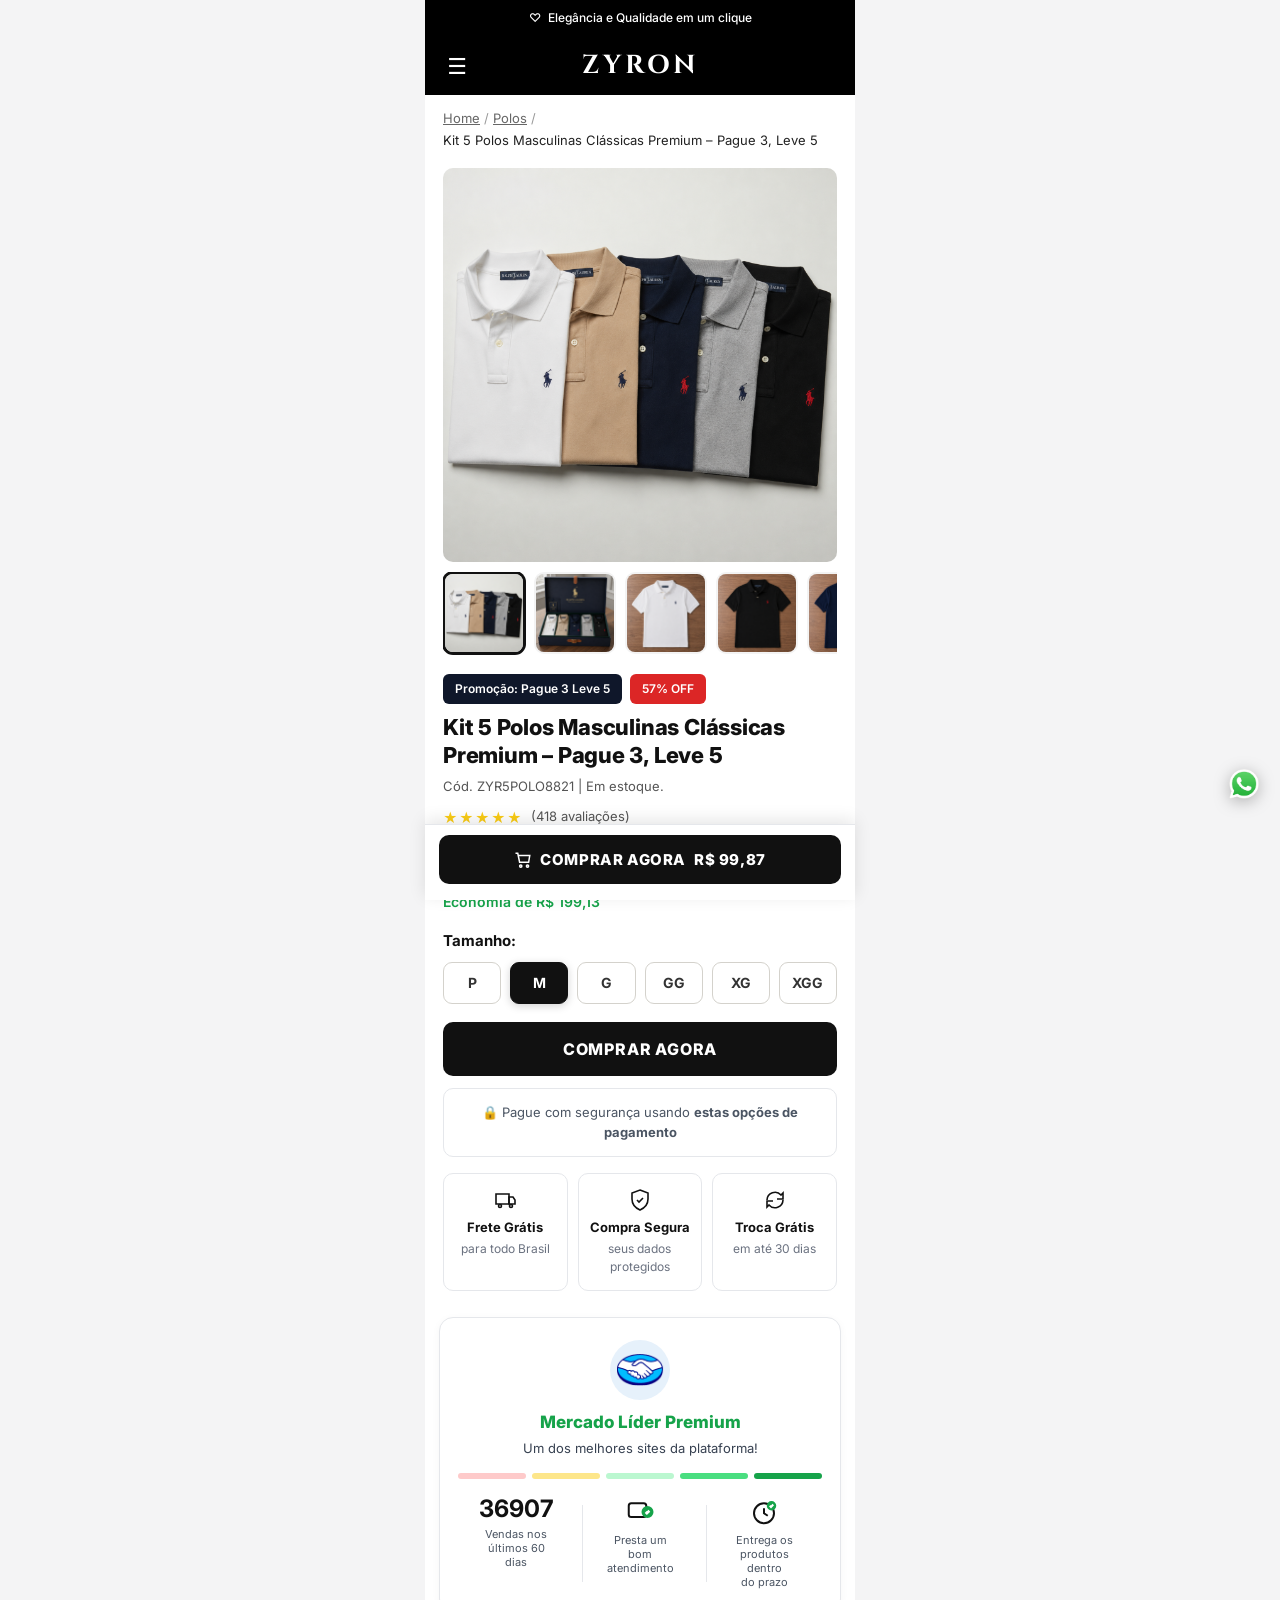
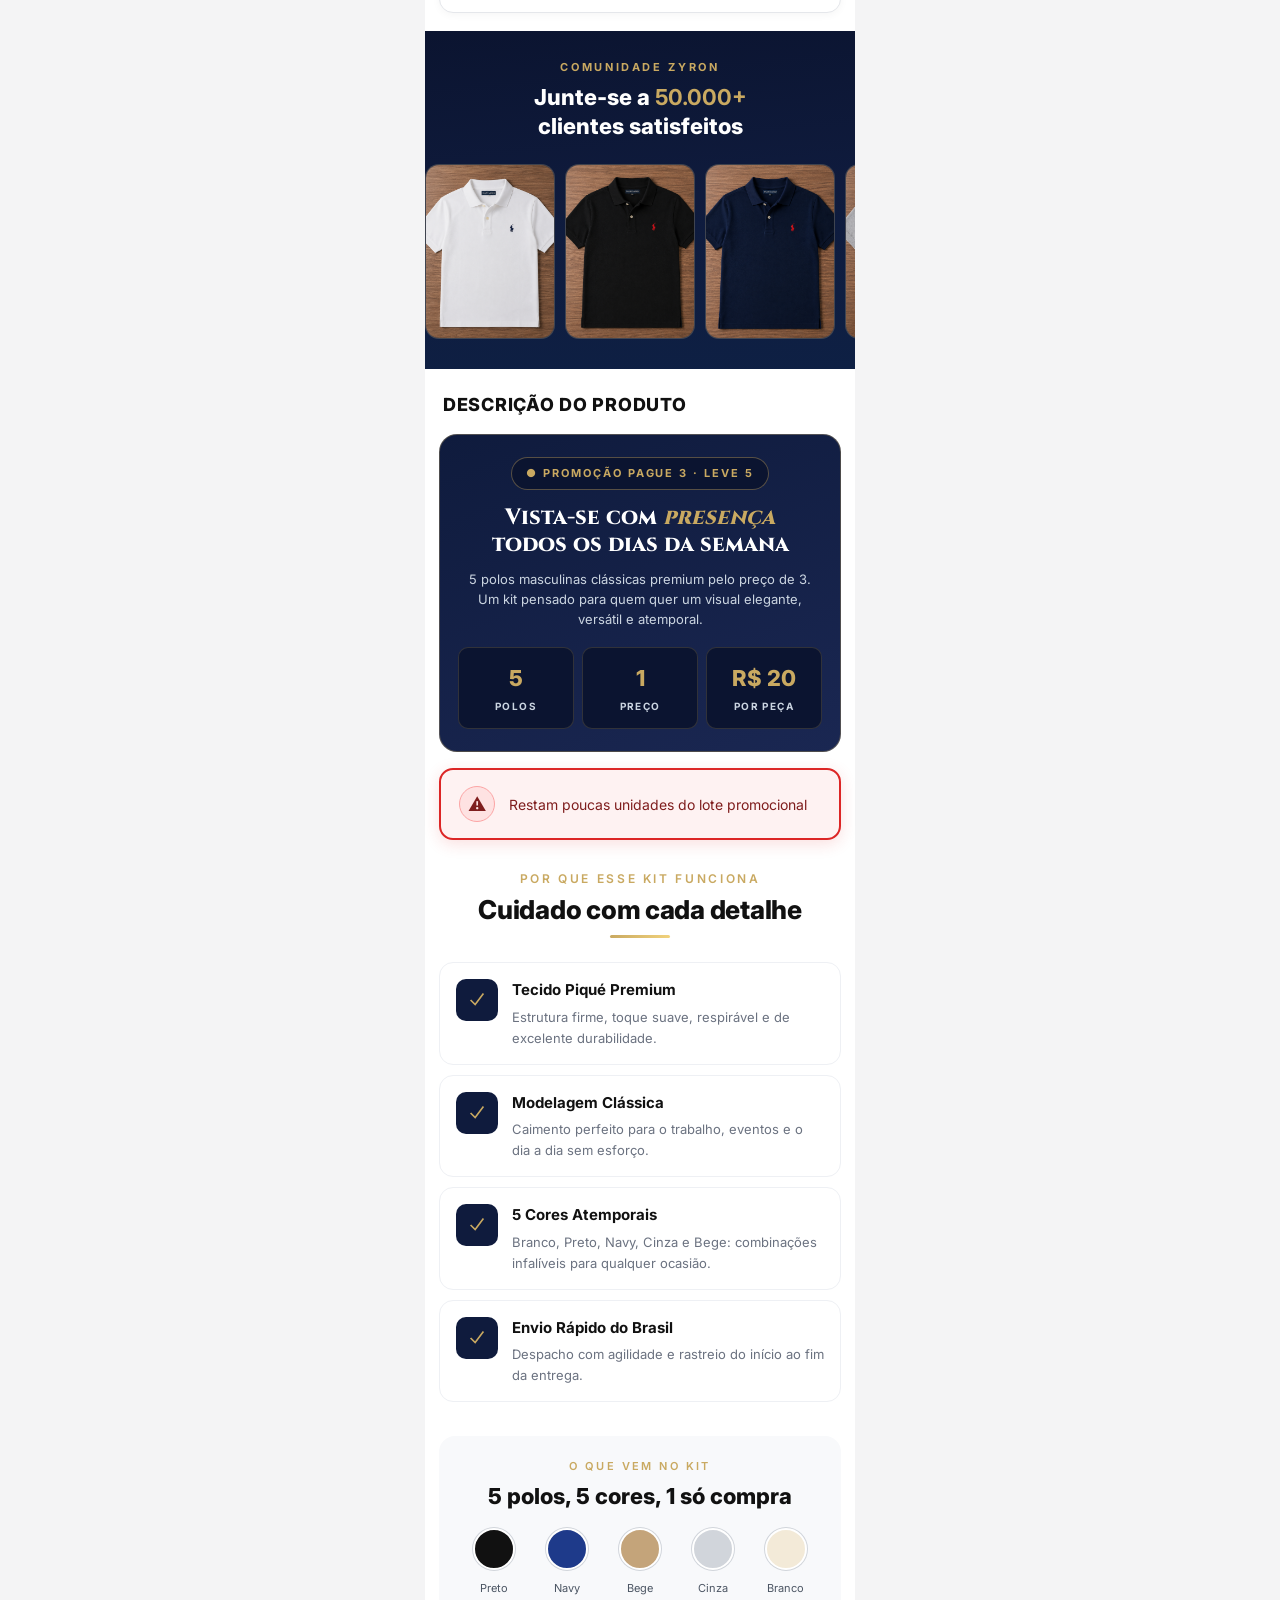
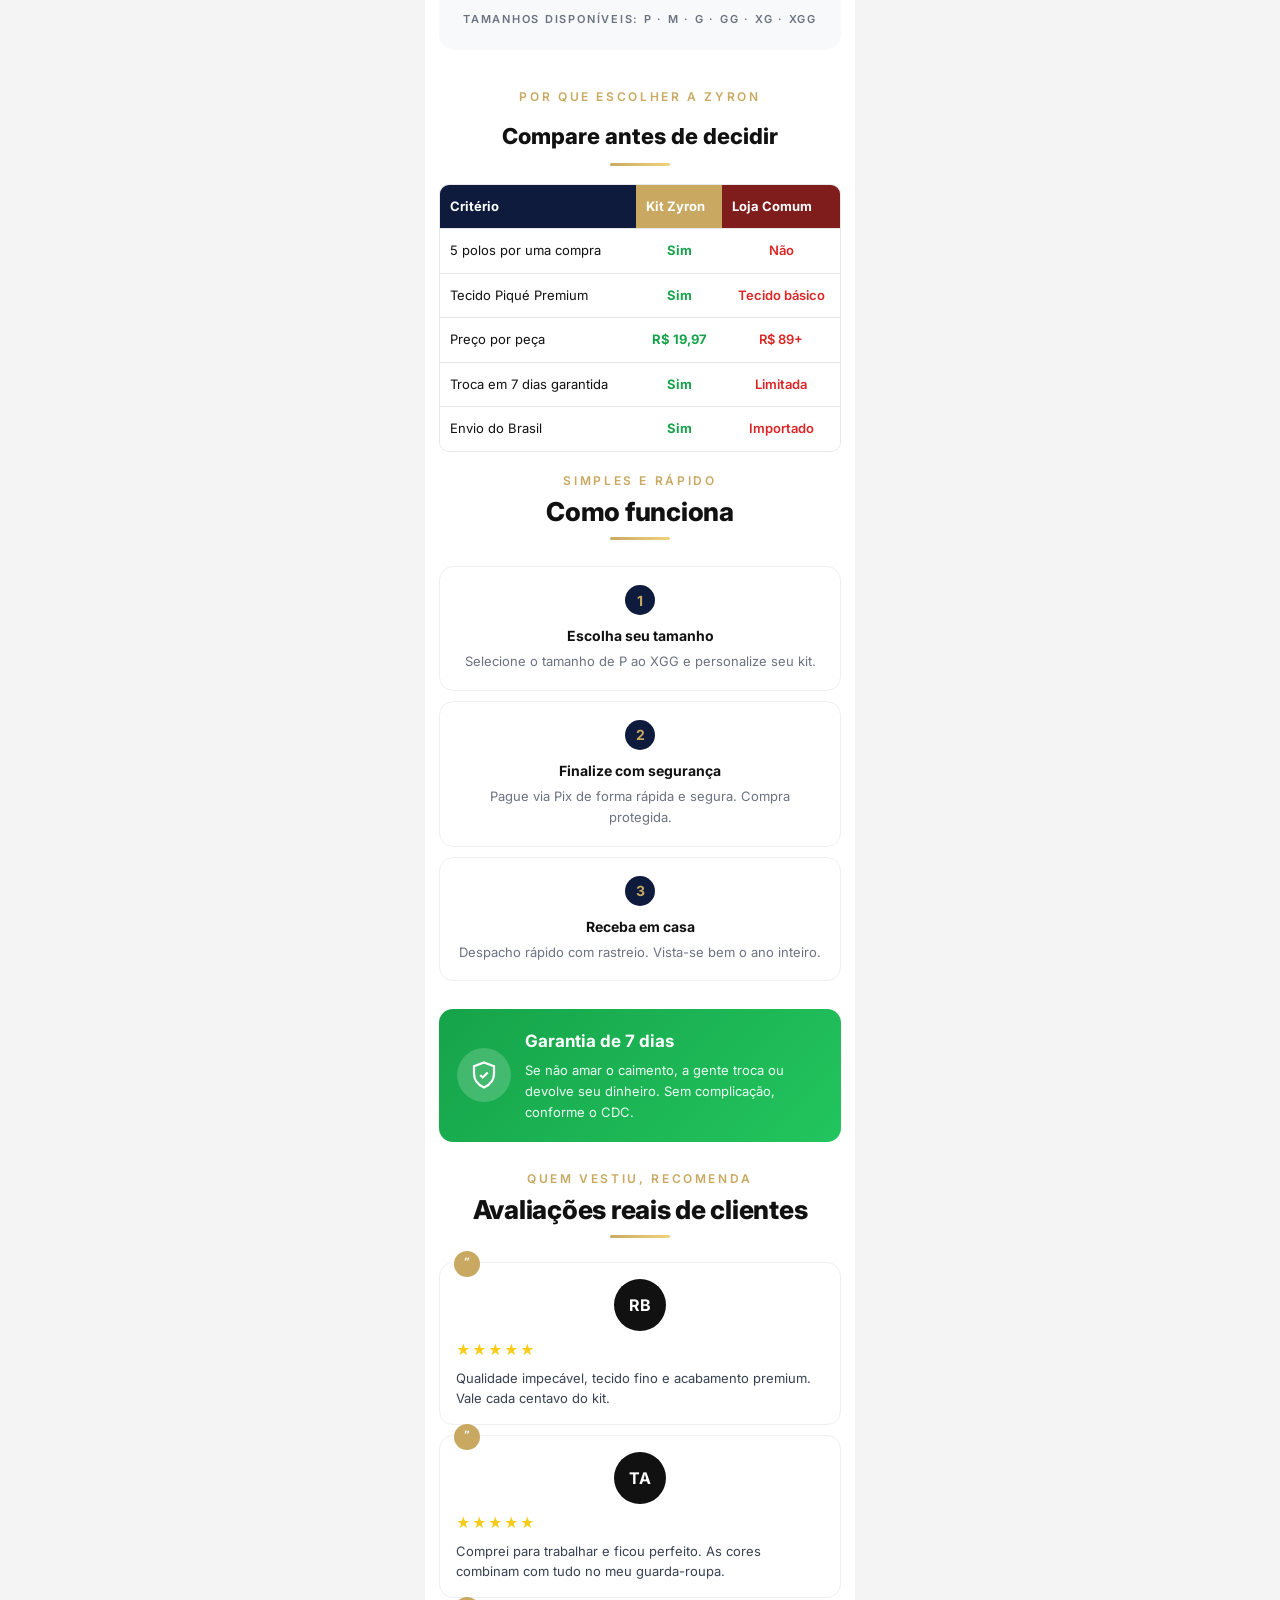
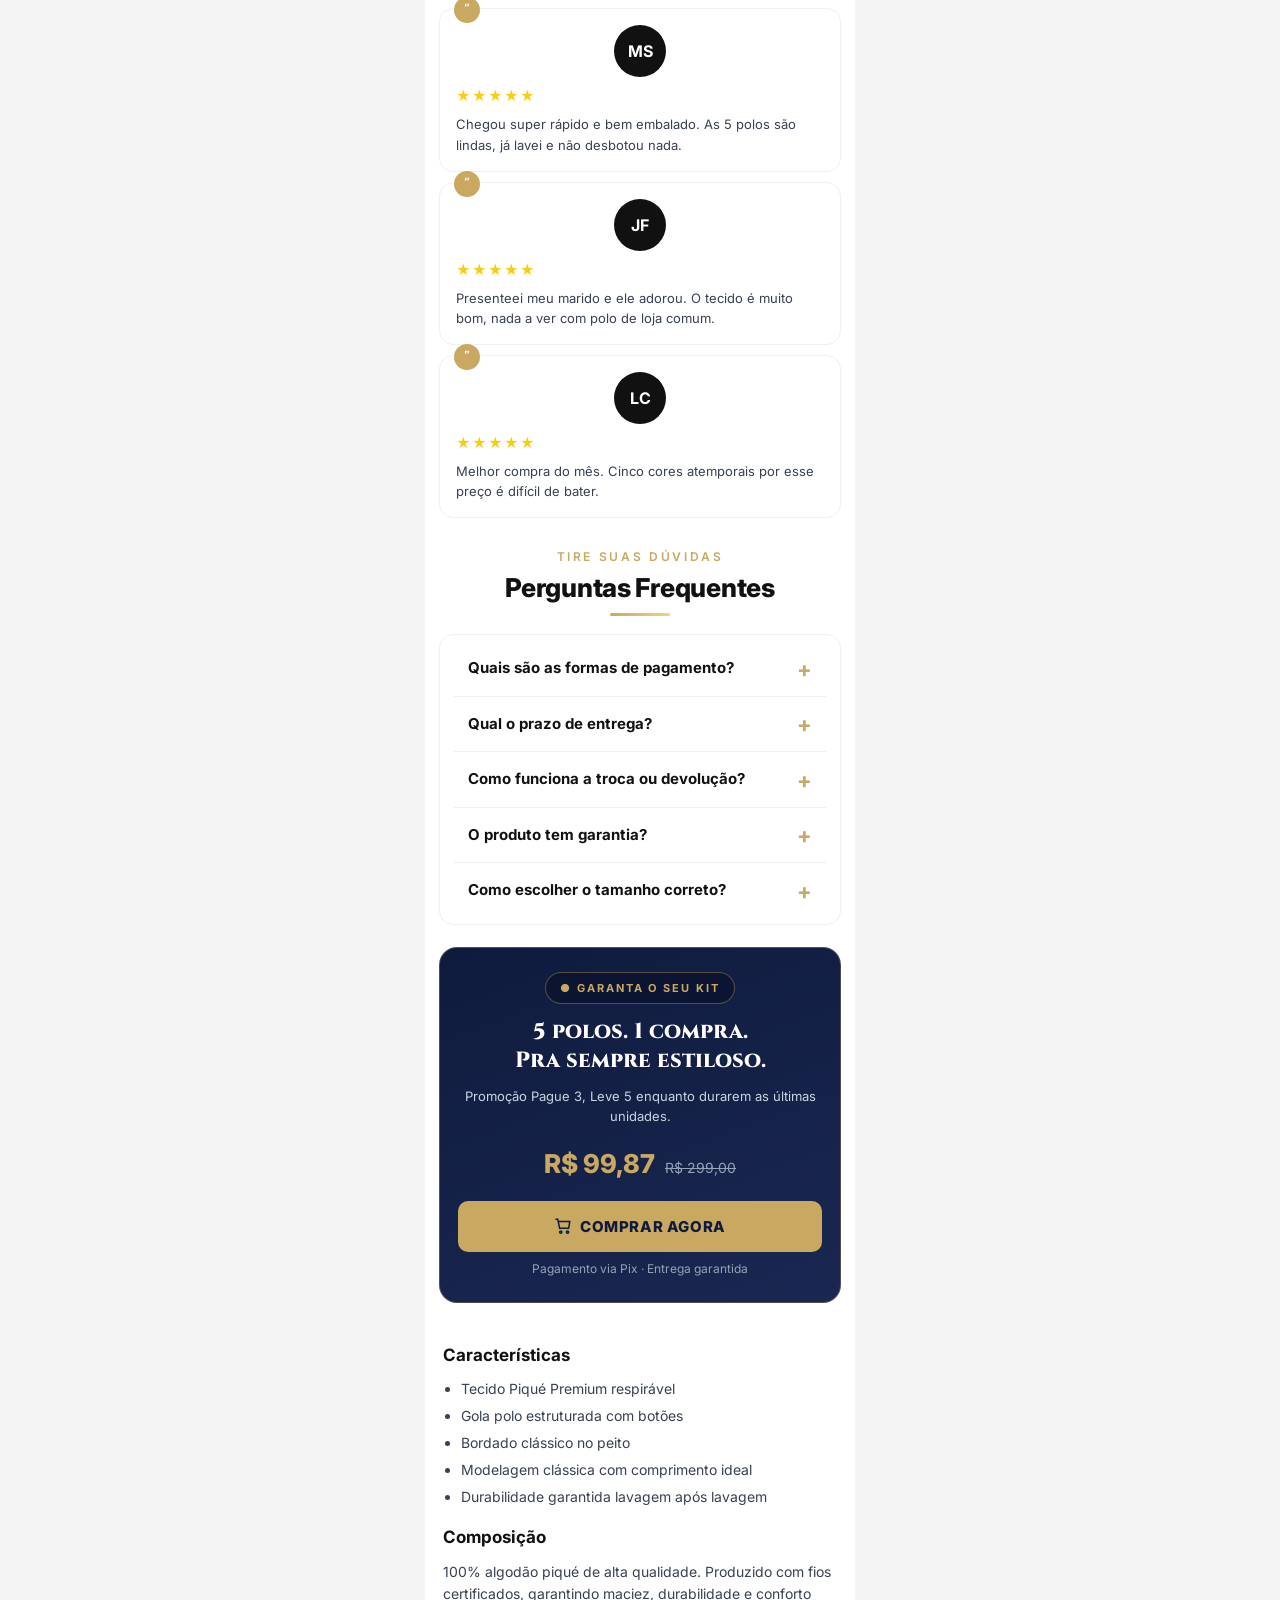
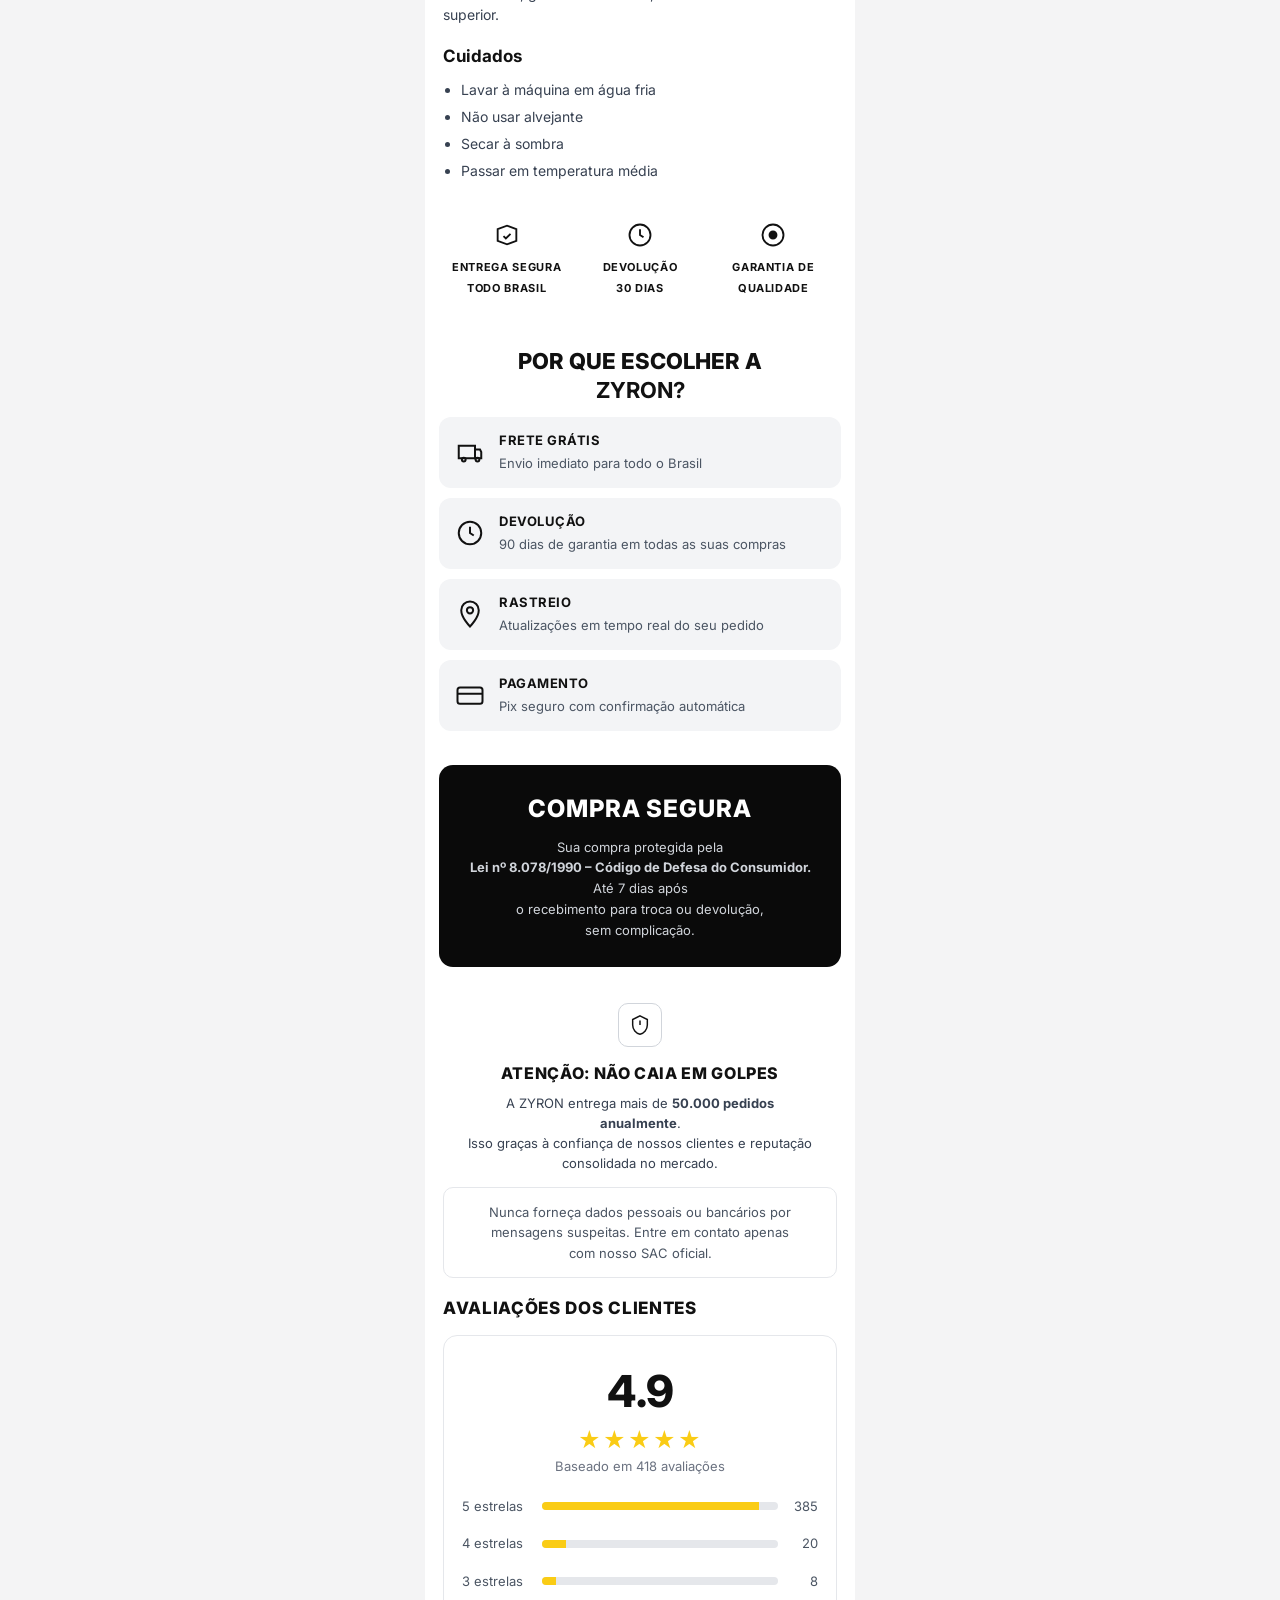
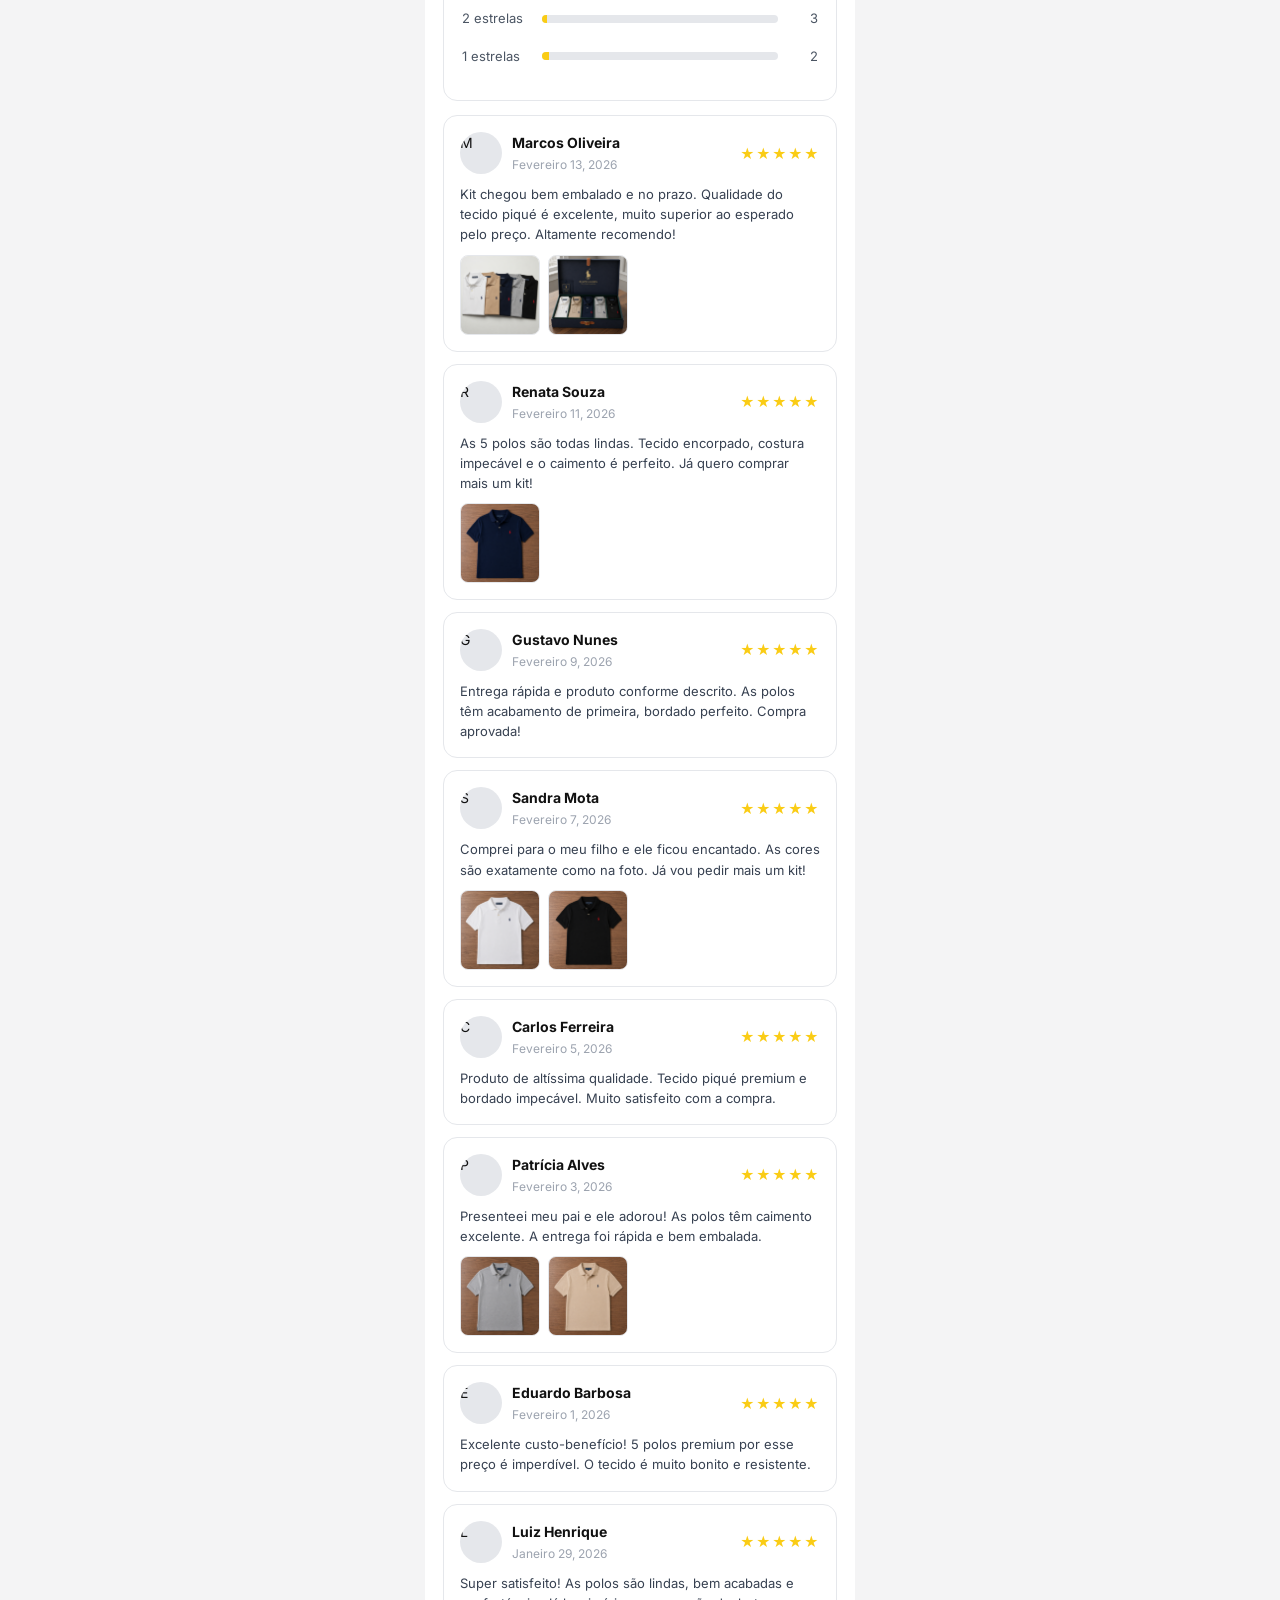
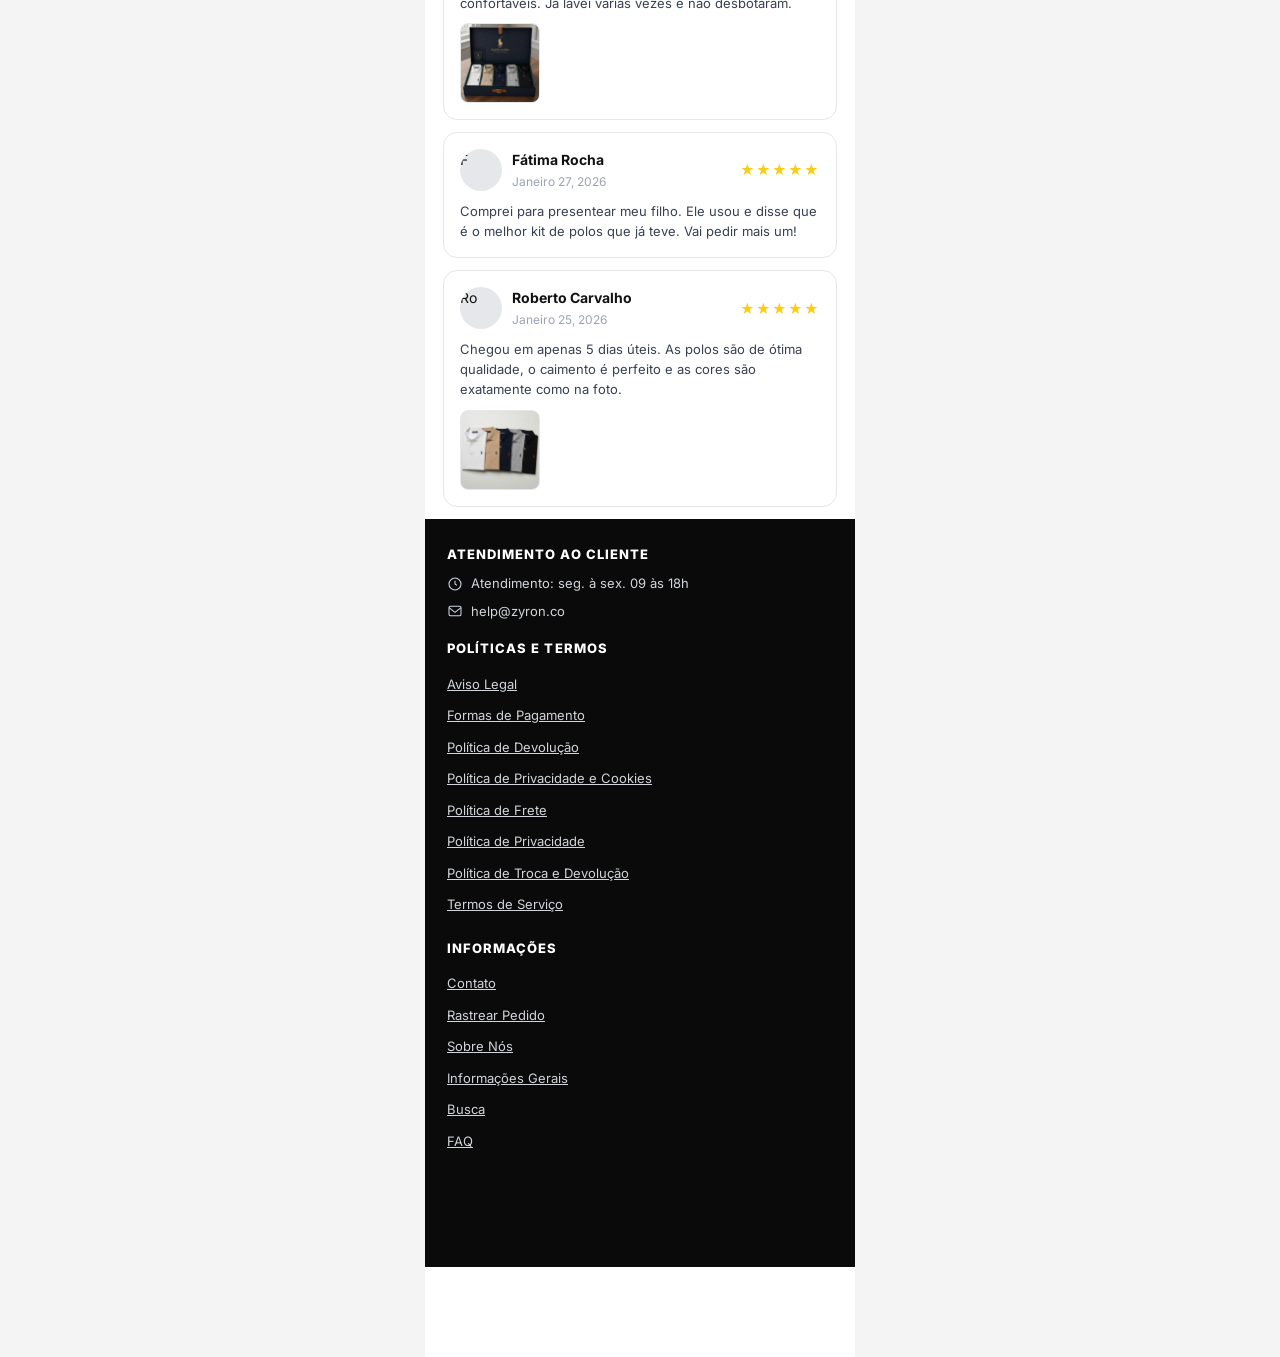
<file: public/polo.html>
<!DOCTYPE html>
<html lang="pt-BR">
<head>
  <meta charset="UTF-8" />
  <meta name="viewport" content="width=device-width, initial-scale=1.0" />
  <title>Kit 5 Polos Masculinas Clássicas Premium | ZYRON</title>
  <meta name="description" content="Kit 5 Polos Masculinas Clássicas Premium – Pague 3, Leve 5" />
  <link rel="stylesheet" href="styles.css" />
</head>
<body>

  <!-- overlay drawer -->
  <div id="drawerOverlay" class="lp-overlay" style="display:none"></div>

  <aside id="drawer" class="lp-drawer">
    <div class="lp-drawer-h">
      <div class="logo">ZYRON</div>
      <button class="lp-drawer-close" data-drawer-close>×</button>
    </div>
    <nav class="lp-drawer-nav">
      <a href="#" data-drawer-close>
        <svg viewBox="0 0 24 24"><path d="M3 12l9-9 9 9"/><path d="M5 10v10h14V10"/></svg>
        Início
      </a>
      <a href="#faq" data-drawer-close>
        <svg viewBox="0 0 24 24"><circle cx="12" cy="12" r="9"/><path d="M12 8v4M12 16v.1"/></svg>
        FAQ
      </a>
      <a href="#contato" data-drawer-close>
        <svg viewBox="0 0 24 24"><rect x="3" y="5" width="18" height="14" rx="2"/><path d="M3 7l9 7 9-7"/></svg>
        Contato
      </a>
    </nav>
    <div class="lp-drawer-foot">© ZYRON · help@zyron.co</div>
  </aside>

  <div class="lp-wrap">

    <!-- topbar -->
    <div class="lp-topbar" style="text-align:center;padding:9px 12px">
      <span class="heart">♡</span> Elegância e Qualidade em um clique
    </div>

    <!-- header -->
    <header class="lp-header">
      <button class="lp-menu" data-drawer-open aria-label="Menu">☰</button>
      <div class="logo">ZYRON</div>
      <span style="width:28px"></span>
    </header>

    <!-- breadcrumb -->
    <nav class="lp-bread">
      <a href="index.html">Home</a><span class="sep">/</span><a href="#">Polos</a><span class="sep">/</span>
      <span class="cur">Kit 5 Polos Masculinas Clássicas Premium – Pague 3, Leve 5</span>
    </nav>

    <!-- gallery -->
    <div class="lp-gal">
      <div class="lp-gal-main">
        <img id="mainImg" src="polo/f1.png" alt="Polo Clássica Premium" />
      </div>
      <div class="lp-thumbs" id="thumbs">
        <button class="active" data-img="f1.png"><img src="polo/f1.png" alt="Foto 1" /></button>
        <button data-img="f2.png"><img src="polo/f2.png" alt="Foto 2" /></button>
        <button data-img="f3.png"><img src="polo/f3.png" alt="Foto 3" /></button>
        <button data-img="f4.png"><img src="polo/f4.png" alt="Foto 4" /></button>
        <button data-img="f5.png"><img src="polo/f5.png" alt="Foto 5" /></button>
        <button data-img="f6.png"><img src="polo/f6.png" alt="Foto 6" /></button>
        <button data-img="f7.png"><img src="polo/f7.png" alt="Foto 7" /></button>
      </div>
    </div>

    <!-- badges -->
    <div class="lp-badges">
      <span class="lp-badge lp-badge-promo">Promoção: Pague 3 Leve 5</span>
      <span class="lp-badge lp-badge-off">57% OFF</span>
    </div>

    <!-- title -->
    <h1 class="lp-title">Kit 5 Polos Masculinas Clássicas Premium – Pague 3, Leve 5</h1>

    <!-- meta -->
    <div class="lp-meta">Cód. ZYR5POLO8821 | Em estoque.</div>

    <!-- stars -->
    <div class="lp-stars-row">
      <span class="lp-stars">★★★★★</span>
      <span>(418 avaliações)</span>
    </div>

    <!-- price -->
    <div class="lp-price">
      <span class="lp-price-old">R$ 299,00</span>
      <span class="lp-price-now">R$ 99,87</span>
    </div>
    <div class="lp-eco">Economia de R$ 199,13</div>

    <!-- sizes -->
    <div class="lp-sizes">
      <div class="lp-sizes-label">Tamanho:</div>
      <div class="lp-sizes-grid" id="sizesGrid" style="grid-template-columns:repeat(6,1fr)">
        <button class="lp-size" data-size="P">P</button>
        <button class="lp-size active" data-size="M">M</button>
        <button class="lp-size" data-size="G">G</button>
        <button class="lp-size" data-size="GG">GG</button>
        <button class="lp-size" data-size="XG">XG</button>
        <button class="lp-size" data-size="XGG">XGG</button>
      </div>
    </div>

    <!-- buy btn -->
    <button class="lp-buy" data-buy style="margin:14px 18px 0;width:calc(100% - 36px)">Comprar agora</button>

    <!-- pay -->
    <div class="lp-pay-static">
      🔒 Pague com segurança usando <b>estas opções de pagamento</b>
    </div>

    <!-- trust 3 -->
    <div class="lp-trust3">
      <div class="lp-trust-card">
        <svg viewBox="0 0 24 24"><path d="M3 6h13v10H3z"/><path d="M16 9h4l2 3v4h-6z"/><circle cx="7" cy="18" r="1.5"/><circle cx="18" cy="18" r="1.5"/></svg>
        <b>Frete Grátis</b><span>para todo Brasil</span>
      </div>
      <div class="lp-trust-card">
        <svg viewBox="0 0 24 24"><path d="M12 2l8 3v6c0 5-3.5 9-8 11-4.5-2-8-6-8-11V5l8-3z"/><path d="M9 12l2 2 4-4"/></svg>
        <b>Compra Segura</b><span>seus dados protegidos</span>
      </div>
      <div class="lp-trust-card">
        <svg viewBox="0 0 24 24"><path d="M4 12a8 8 0 0114-5l2-2v6h-6"/><path d="M20 12a8 8 0 01-14 5l-2 2v-6h6"/></svg>
        <b>Troca Grátis</b><span>em até 30 dias</span>
      </div>
    </div>

    <!-- MP badge -->
    <div class="lp-mp">
      <div class="lp-mp-logo">
        <img src="assets/mercado.png" alt="Mercado Líder Premium" style="width:48px;height:48px;object-fit:contain" />
      </div>
      <div class="lp-mp-title">Mercado Líder Premium</div>
      <div class="lp-mp-sub">Um dos melhores sites da plataforma!</div>
      <div class="lp-mp-bars"><i></i><i></i><i></i><i></i><i></i></div>
      <div class="lp-mp-stats">
        <div class="col"><div class="big">36907</div><small>Vendas nos<br/>últimos 60<br/>dias</small></div>
        <div class="col">
          <svg viewBox="0 0 24 24"><rect x="3" y="5" width="14" height="11" rx="2"/><circle cx="18" cy="12" r="4" fill="#16a34a" stroke="#16a34a"/><path d="M16.5 12l1 1 2-2" stroke="#fff" stroke-width="2"/></svg>
          <small>Presta um<br/>bom<br/>atendimento</small>
        </div>
        <div class="col">
          <svg viewBox="0 0 24 24"><circle cx="12" cy="13" r="8"/><path d="M12 9v4l3 2"/><circle cx="18" cy="7" r="3" fill="#16a34a" stroke="#16a34a"/><path d="M16.6 7l1 1 1.8-2" stroke="#fff" stroke-width="1.6"/></svg>
          <small>Entrega os<br/>produtos<br/>dentro<br/>do prazo</small>
        </div>
      </div>
    </div>

    <!-- community vitrine -->
    <div class="lp-vitrine">
      <div class="lp-vitrine-eyebrow">COMUNIDADE ZYRON</div>
      <div class="lp-vitrine-title">Junte-se a <b>50.000+</b><br/>clientes satisfeitos</div>
      <div class="lp-vitrine-marquee">
        <div class="lp-vitrine-track">
          <div class="lp-vitrine-slide"><img src="polo/f3.png" alt="" /></div>
          <div class="lp-vitrine-slide"><img src="polo/f4.png" alt="" /></div>
          <div class="lp-vitrine-slide"><img src="polo/f5.png" alt="" /></div>
          <div class="lp-vitrine-slide"><img src="polo/f6.png" alt="" /></div>
          <div class="lp-vitrine-slide"><img src="polo/f7.png" alt="" /></div>
          <div class="lp-vitrine-slide"><img src="polo/f1.png" alt="" /></div>
          <div class="lp-vitrine-slide"><img src="polo/f2.png" alt="" /></div>
          <div class="lp-vitrine-slide"><img src="polo/f3.png" alt="" /></div>
          <div class="lp-vitrine-slide"><img src="polo/f4.png" alt="" /></div>
          <div class="lp-vitrine-slide"><img src="polo/f5.png" alt="" /></div>
          <div class="lp-vitrine-slide"><img src="polo/f6.png" alt="" /></div>
          <div class="lp-vitrine-slide"><img src="polo/f7.png" alt="" /></div>
          <div class="lp-vitrine-slide"><img src="polo/f1.png" alt="" /></div>
          <div class="lp-vitrine-slide"><img src="polo/f2.png" alt="" /></div>
        </div>
      </div>
    </div>

    <!-- desc -->
    <div class="lp-desc-h">DESCRIÇÃO DO PRODUTO</div>

    <!-- promo dark -->
    <div class="lp-promo-dark">
      <span class="lp-pill">PROMOÇÃO PAGUE 3 · LEVE 5</span>
      <h3>Vista-se com <span class="gold">presença</span><br/>todos os dias da semana</h3>
      <p>5 polos masculinas clássicas premium pelo preço de 3. Um kit pensado para quem quer um visual elegante, versátil e atemporal.</p>
      <div class="lp-boxes">
        <div class="b"><div class="v">5</div><div class="l">POLOS</div></div>
        <div class="b"><div class="v">1</div><div class="l">PREÇO</div></div>
        <div class="b"><div class="v">R$ 20</div><div class="l">POR PEÇA</div></div>
      </div>
    </div>

    <!-- alert -->
    <div class="lp-alert">
      <div class="lp-alert-ic">⚠</div>
      <div>Restam poucas unidades do lote promocional</div>
    </div>

    <!-- features -->
    <div class="lp-eyebrow">POR QUE ESSE KIT FUNCIONA</div>
    <h2 class="lp-h2">Cuidado com cada detalhe</h2>
    <div class="lp-divider"></div>
    <div class="lp-features">
      <div class="lp-feat">
        <div class="lp-icbox"><svg viewBox="0 0 24 24"><path d="M5 12l5 5 9-12"/></svg></div>
        <div><b>Tecido Piqué Premium</b><span>Estrutura firme, toque suave, respirável e de excelente durabilidade.</span></div>
      </div>
      <div class="lp-feat">
        <div class="lp-icbox"><svg viewBox="0 0 24 24"><path d="M5 12l5 5 9-12"/></svg></div>
        <div><b>Modelagem Clássica</b><span>Caimento perfeito para o trabalho, eventos e o dia a dia sem esforço.</span></div>
      </div>
      <div class="lp-feat">
        <div class="lp-icbox"><svg viewBox="0 0 24 24"><path d="M5 12l5 5 9-12"/></svg></div>
        <div><b>5 Cores Atemporais</b><span>Branco, Preto, Navy, Cinza e Bege: combinações infalíveis para qualquer ocasião.</span></div>
      </div>
      <div class="lp-feat">
        <div class="lp-icbox"><svg viewBox="0 0 24 24"><path d="M5 12l5 5 9-12"/></svg></div>
        <div><b>Envio Rápido do Brasil</b><span>Despacho com agilidade e rastreio do início ao fim da entrega.</span></div>
      </div>
    </div>

    <!-- kit colors -->
    <div class="lp-kit">
      <div class="lp-kit-eb">O QUE VEM NO KIT</div>
      <h3>5 polos, 5 cores, 1 só compra</h3>
      <div class="lp-colors">
        <div class="lp-color"><div class="lp-dot" style="background:#111"></div><small>Preto</small></div>
        <div class="lp-color"><div class="lp-dot" style="background:#1e3a8a"></div><small>Navy</small></div>
        <div class="lp-color"><div class="lp-dot" style="background:#c4a47a"></div><small>Bege</small></div>
        <div class="lp-color"><div class="lp-dot" style="background:#d1d5db"></div><small>Cinza</small></div>
        <div class="lp-color"><div class="lp-dot" style="background:#f3ead8"></div><small>Branco</small></div>
      </div>
      <div class="lp-sizes-note">TAMANHOS DISPONÍVEIS: P · M · G · GG · XG · XGG</div>
    </div>

    <!-- compare -->
    <div class="lp-compare">
      <div class="lp-eyebrow">POR QUE ESCOLHER A ZYRON</div>
      <h3>Compare antes de decidir</h3>
      <div class="lp-divider"></div>
      <table>
        <thead>
          <tr>
            <th>Critério</th>
            <th class="gold">Kit Zyron</th>
            <th class="red">Loja Comum</th>
          </tr>
        </thead>
        <tbody>
          <tr><td>5 polos por uma compra</td><td>Sim</td><td>Não</td></tr>
          <tr><td>Tecido Piqué Premium</td><td>Sim</td><td>Tecido básico</td></tr>
          <tr><td>Preço por peça</td><td>R$ 19,97</td><td>R$ 89+</td></tr>
          <tr><td>Troca em 7 dias garantida</td><td>Sim</td><td>Limitada</td></tr>
          <tr><td>Envio do Brasil</td><td>Sim</td><td>Importado</td></tr>
        </tbody>
      </table>
    </div>

    <!-- how -->
    <div class="lp-eyebrow">SIMPLES E RÁPIDO</div>
    <h2 class="lp-h2">Como funciona</h2>
    <div class="lp-divider"></div>
    <div class="lp-how">
      <div class="lp-how-card">
        <div class="lp-how-num">1</div>
        <b>Escolha seu tamanho</b>
        <span>Selecione o tamanho de P ao XGG e personalize seu kit.</span>
      </div>
      <div class="lp-how-card">
        <div class="lp-how-num">2</div>
        <b>Finalize com segurança</b>
        <span>Pague via Pix de forma rápida e segura. Compra protegida.</span>
      </div>
      <div class="lp-how-card">
        <div class="lp-how-num">3</div>
        <b>Receba em casa</b>
        <span>Despacho rápido com rastreio. Vista-se bem o ano inteiro.</span>
      </div>
    </div>

    <!-- warranty -->
    <div class="lp-warranty">
      <div class="lp-warranty-ic">
        <svg viewBox="0 0 24 24"><path d="M12 2l8 3v6c0 5-3.5 9-8 11-4.5-2-8-6-8-11V5l8-3z"/><path d="M9 12l2 2 4-4"/></svg>
      </div>
      <div>
        <b>Garantia de 7 dias</b>
        <span>Se não amar o caimento, a gente troca ou devolve seu dinheiro. Sem complicação, conforme o CDC.</span>
      </div>
    </div>

    <!-- testimonials -->
    <div class="lp-eyebrow">QUEM VESTIU, RECOMENDA</div>
    <h2 class="lp-h2">Avaliações reais de clientes</h2>
    <div class="lp-divider"></div>
    <div class="lp-testi">
      <div class="lp-testi-card">
        <div class="lp-av" style="width:52px;height:52px;border-radius:50%;background:#111;color:#fff;display:flex;align-items:center;justify-content:center;font-weight:700;font-size:16px;margin:0 auto 8px">RB</div>
        <div class="lp-testi-quote">"</div>
        <div class="lp-stars">★★★★★</div>
        <p>Qualidade impecável, tecido fino e acabamento premium. Vale cada centavo do kit.</p>
      </div>
      <div class="lp-testi-card">
        <div class="lp-av" style="width:52px;height:52px;border-radius:50%;background:#111;color:#fff;display:flex;align-items:center;justify-content:center;font-weight:700;font-size:16px;margin:0 auto 8px">TA</div>
        <div class="lp-testi-quote">"</div>
        <div class="lp-stars">★★★★★</div>
        <p>Comprei para trabalhar e ficou perfeito. As cores combinam com tudo no meu guarda-roupa.</p>
      </div>
      <div class="lp-testi-card">
        <div class="lp-av" style="width:52px;height:52px;border-radius:50%;background:#111;color:#fff;display:flex;align-items:center;justify-content:center;font-weight:700;font-size:16px;margin:0 auto 8px">MS</div>
        <div class="lp-testi-quote">"</div>
        <div class="lp-stars">★★★★★</div>
        <p>Chegou super rápido e bem embalado. As 5 polos são lindas, já lavei e não desbotou nada.</p>
      </div>
      <div class="lp-testi-card">
        <div class="lp-av" style="width:52px;height:52px;border-radius:50%;background:#111;color:#fff;display:flex;align-items:center;justify-content:center;font-weight:700;font-size:16px;margin:0 auto 8px">JF</div>
        <div class="lp-testi-quote">"</div>
        <div class="lp-stars">★★★★★</div>
        <p>Presenteei meu marido e ele adorou. O tecido é muito bom, nada a ver com polo de loja comum.</p>
      </div>
      <div class="lp-testi-card">
        <div class="lp-av" style="width:52px;height:52px;border-radius:50%;background:#111;color:#fff;display:flex;align-items:center;justify-content:center;font-weight:700;font-size:16px;margin:0 auto 8px">LC</div>
        <div class="lp-testi-quote">"</div>
        <div class="lp-stars">★★★★★</div>
        <p>Melhor compra do mês. Cinco cores atemporais por esse preço é difícil de bater.</p>
      </div>
    </div>

    <!-- FAQ -->
    <div class="lp-eyebrow">TIRE SUAS DÚVIDAS</div>
    <h2 class="lp-h2">Perguntas Frequentes</h2>
    <div class="lp-divider"></div>
    <div class="lp-faq" id="faq">
      <details>
        <summary>Quais são as formas de pagamento?</summary>
        <p>Aceitamos Pix. Tudo via ambiente 100% seguro com criptografia.</p>
      </details>
      <details>
        <summary>Qual o prazo de entrega?</summary>
        <p>Despachamos rapidamente do Brasil com código de rastreio. PAC de 3 a 9 dias úteis, SEDEX de 2 a 5 dias úteis.</p>
      </details>
      <details>
        <summary>Como funciona a troca ou devolução?</summary>
        <p>Você tem até 7 dias após o recebimento para solicitar a troca ou devolução, sem burocracia, conforme o Código de Defesa do Consumidor.</p>
      </details>
      <details>
        <summary>O produto tem garantia?</summary>
        <p>Sim. Garantia de qualidade em todas as peças. Se houver qualquer defeito de fabricação, trataremos com agilidade.</p>
      </details>
      <details>
        <summary>Como escolher o tamanho correto?</summary>
        <p>Siga a tabela: P (46-48), M (50-52), G (54-56), GG (58-60). Em caso de dúvida, escolha o tamanho maior.</p>
      </details>
    </div>

    <!-- final CTA -->
    <div class="lp-cta">
      <span class="lp-pill">GARANTA O SEU KIT</span>
      <h3>5 polos. 1 compra.<br/>Pra sempre estiloso.</h3>
      <p class="lp-cta-desc">Promoção Pague 3, Leve 5 enquanto durarem as últimas unidades.</p>
      <div class="lp-cta-prices">
        <span class="now">R$ 99,87</span>
        <span class="old">R$ 299,00</span>
      </div>
      <button class="lp-cta-btn" data-open-sheet>
        <svg viewBox="0 0 24 24" width="18" height="18" fill="none" stroke="currentColor" stroke-width="2" aria-hidden="true">
          <path d="M6 6h15l-1.5 9h-12L5 3H2"/>
          <circle cx="9" cy="20" r="1.5"/>
          <circle cx="18" cy="20" r="1.5"/>
        </svg>
        COMPRAR AGORA
      </button>
      <div class="lp-cta-ext">Pagamento via Pix · Entrega garantida</div>
    </div>

    <!-- specs -->
    <div class="lp-specs">
      <h4>Características</h4>
      <ul>
        <li>Tecido Piqué Premium respirável</li>
        <li>Gola polo estruturada com botões</li>
        <li>Bordado clássico no peito</li>
        <li>Modelagem clássica com comprimento ideal</li>
        <li>Durabilidade garantida lavagem após lavagem</li>
      </ul>
      <h4>Composição</h4>
      <p>100% algodão piqué de alta qualidade. Produzido com fios certificados, garantindo maciez, durabilidade e conforto superior.</p>
      <h4>Cuidados</h4>
      <ul>
        <li>Lavar à máquina em água fria</li>
        <li>Não usar alvejante</li>
        <li>Secar à sombra</li>
        <li>Passar em temperatura média</li>
      </ul>
    </div>

    <!-- mini trust -->
    <div class="lp-minitrust">
      <div class="lp-minitrust-c">
        <svg viewBox="0 0 24 24"><path d="M4 7l8-3 8 3v10l-8 3-8-3z"/><path d="M9 13l2 2 4-4"/></svg>
        <b>ENTREGA SEGURA<br/>TODO BRASIL</b>
      </div>
      <div class="lp-minitrust-c">
        <svg viewBox="0 0 24 24"><circle cx="12" cy="12" r="9"/><path d="M12 7v5l3 2"/></svg>
        <b>DEVOLUÇÃO<br/>30 DIAS</b>
      </div>
      <div class="lp-minitrust-c">
        <svg viewBox="0 0 24 24"><circle cx="12" cy="12" r="9"/><circle cx="12" cy="12" r="3" fill="#111"/></svg>
        <b>GARANTIA DE<br/>QUALIDADE</b>
      </div>
    </div>

    <!-- why zyron -->
    <div class="lp-why-h">POR QUE ESCOLHER A<br/><b>ZYRON?</b></div>
    <div class="lp-whycards">
      <div class="lp-whycard">
        <svg viewBox="0 0 24 24"><path d="M3 7h13v10H3z"/><path d="M16 10h4l1 2v5h-5z"/><circle cx="7" cy="18" r="1.5"/><circle cx="18" cy="18" r="1.5"/></svg>
        <div><b>FRETE GRÁTIS</b><span>Envio imediato para todo o Brasil</span></div>
      </div>
      <div class="lp-whycard">
        <svg viewBox="0 0 24 24"><circle cx="12" cy="12" r="9"/><path d="M12 7v5l3 2"/></svg>
        <div><b>DEVOLUÇÃO</b><span>90 dias de garantia em todas as suas compras</span></div>
      </div>
      <div class="lp-whycard">
        <svg viewBox="0 0 24 24"><path d="M12 22s7-7 7-13a7 7 0 10-14 0c0 6 7 13 7 13z"/><circle cx="12" cy="9" r="2.5"/></svg>
        <div><b>RASTREIO</b><span>Atualizações em tempo real do seu pedido</span></div>
      </div>
      <div class="lp-whycard">
        <svg viewBox="0 0 24 24"><rect x="2" y="6" width="20" height="13" rx="2"/><path d="M2 11h20"/></svg>
        <div><b>PAGAMENTO</b><span>Pix seguro com confirmação automática</span></div>
      </div>
    </div>

    <!-- safe buy -->
    <div class="lp-safebuy">
      <h3>COMPRA SEGURA</h3>
      <p>Sua compra protegida pela<br/><b>Lei nº 8.078/1990 – Código de Defesa do Consumidor.</b> Até 7 dias após<br/>o recebimento para troca ou devolução,<br/>sem complicação.</p>
    </div>

    <!-- attention -->
    <div class="lp-att">
      <div class="lp-att-ic">
        <svg viewBox="0 0 24 24"><path d="M12 2l8 4v6c0 5-3.5 9-8 10-4.5-1-8-5-8-10V6l8-4z"/><path d="M12 7v5M12 15v.1"/></svg>
      </div>
      <h3>ATENÇÃO: NÃO CAIA EM GOLPES</h3>
      <p>A ZYRON entrega mais de <b>50.000 pedidos<br/>anualmente</b>.<br/>Isso graças à confiança de nossos clientes e reputação<br/>consolidada no mercado.</p>
      <div class="lp-att-box">Nunca forneça dados pessoais ou bancários por<br/>mensagens suspeitas. Entre em contato apenas<br/>com nosso SAC oficial.</div>
    </div>

    <!-- aggregate reviews -->
    <div class="lp-reviews">
      <div class="lp-reviews-h">AVALIAÇÕES DOS CLIENTES</div>
      <div class="lp-agg">
        <div class="score">4.9</div>
        <div class="ss"><span>★★★★★</span></div>
        <div class="based">Baseado em 418 avaliações</div>
        <div class="row"><span>5 estrelas</span><div class="bar"><i style="width:92%"></i></div><span class="n">385</span></div>
        <div class="row"><span>4 estrelas</span><div class="bar"><i style="width:10%"></i></div><span class="n">20</span></div>
        <div class="row"><span>3 estrelas</span><div class="bar"><i style="width:6%"></i></div><span class="n">8</span></div>
        <div class="row"><span>2 estrelas</span><div class="bar"><i style="width:2%"></i></div><span class="n">3</span></div>
        <div class="row"><span>1 estrelas</span><div class="bar"><i style="width:3%"></i></div><span class="n">2</span></div>
      </div>
    </div>

    <!-- reviews list -->
    <div class="lp-rlist">
      <div class="lp-review">
        <div class="lp-review-h">
          <div class="lp-av">M</div>
          <div class="lp-rnm"><b>Marcos Oliveira</b><small>Fevereiro 13, 2026</small></div>
          <div class="lp-rst">★★★★★</div>
        </div>
        <p>Kit chegou bem embalado e no prazo. Qualidade do tecido piqué é excelente, muito superior ao esperado pelo preço. Altamente recomendo!</p>
        <div class="lp-review-imgs">
          <img src="polo/f1.png" alt="Foto do cliente Marcos Oliveira" class="lp-review-img" />
          <img src="polo/f2.png" alt="Foto do cliente Marcos Oliveira" class="lp-review-img" />
        </div>
      </div>
      <div class="lp-review">
        <div class="lp-review-h">
          <div class="lp-av">R</div>
          <div class="lp-rnm"><b>Renata Souza</b><small>Fevereiro 11, 2026</small></div>
          <div class="lp-rst">★★★★★</div>
        </div>
        <p>As 5 polos são todas lindas. Tecido encorpado, costura impecável e o caimento é perfeito. Já quero comprar mais um kit!</p>
        <div class="lp-review-imgs">
          <img src="polo/f5.png" alt="Foto do cliente Renata Souza" class="lp-review-img" />
        </div>
      </div>
      <div class="lp-review">
        <div class="lp-review-h">
          <div class="lp-av">G</div>
          <div class="lp-rnm"><b>Gustavo Nunes</b><small>Fevereiro 9, 2026</small></div>
          <div class="lp-rst">★★★★★</div>
        </div>
        <p>Entrega rápida e produto conforme descrito. As polos têm acabamento de primeira, bordado perfeito. Compra aprovada!</p>
      </div>
      <div class="lp-review">
        <div class="lp-review-h">
          <div class="lp-av">S</div>
          <div class="lp-rnm"><b>Sandra Mota</b><small>Fevereiro 7, 2026</small></div>
          <div class="lp-rst">★★★★★</div>
        </div>
        <p>Comprei para o meu filho e ele ficou encantado. As cores são exatamente como na foto. Já vou pedir mais um kit!</p>
        <div class="lp-review-imgs">
          <img src="polo/f3.png" alt="Foto do cliente Sandra Mota" class="lp-review-img" />
          <img src="polo/f4.png" alt="Foto do cliente Sandra Mota" class="lp-review-img" />
        </div>
      </div>
      <div class="lp-review">
        <div class="lp-review-h">
          <div class="lp-av">C</div>
          <div class="lp-rnm"><b>Carlos Ferreira</b><small>Fevereiro 5, 2026</small></div>
          <div class="lp-rst">★★★★★</div>
        </div>
        <p>Produto de altíssima qualidade. Tecido piqué premium e bordado impecável. Muito satisfeito com a compra.</p>
      </div>
      <div class="lp-review">
        <div class="lp-review-h">
          <div class="lp-av">P</div>
          <div class="lp-rnm"><b>Patrícia Alves</b><small>Fevereiro 3, 2026</small></div>
          <div class="lp-rst">★★★★★</div>
        </div>
        <p>Presenteei meu pai e ele adorou! As polos têm caimento excelente. A entrega foi rápida e bem embalada.</p>
        <div class="lp-review-imgs">
          <img src="polo/f6.png" alt="Foto do cliente Patrícia Alves" class="lp-review-img" />
          <img src="polo/f7.png" alt="Foto do cliente Patrícia Alves" class="lp-review-img" />
        </div>
      </div>
      <div class="lp-review">
        <div class="lp-review-h">
          <div class="lp-av">E</div>
          <div class="lp-rnm"><b>Eduardo Barbosa</b><small>Fevereiro 1, 2026</small></div>
          <div class="lp-rst">★★★★★</div>
        </div>
        <p>Excelente custo-benefício! 5 polos premium por esse preço é imperdível. O tecido é muito bonito e resistente.</p>
      </div>
      <div class="lp-review">
        <div class="lp-review-h">
          <div class="lp-av">L</div>
          <div class="lp-rnm"><b>Luiz Henrique</b><small>Janeiro 29, 2026</small></div>
          <div class="lp-rst">★★★★★</div>
        </div>
        <p>Super satisfeito! As polos são lindas, bem acabadas e confortáveis. Já lavei várias vezes e não desbotaram.</p>
        <div class="lp-review-imgs">
          <img src="polo/f2.png" alt="Foto do cliente Luiz Henrique" class="lp-review-img" />
        </div>
      </div>
      <div class="lp-review">
        <div class="lp-review-h">
          <div class="lp-av">F</div>
          <div class="lp-rnm"><b>Fátima Rocha</b><small>Janeiro 27, 2026</small></div>
          <div class="lp-rst">★★★★★</div>
        </div>
        <p>Comprei para presentear meu filho. Ele usou e disse que é o melhor kit de polos que já teve. Vai pedir mais um!</p>
      </div>
      <div class="lp-review">
        <div class="lp-review-h">
          <div class="lp-av">Ro</div>
          <div class="lp-rnm"><b>Roberto Carvalho</b><small>Janeiro 25, 2026</small></div>
          <div class="lp-rst">★★★★★</div>
        </div>
        <p>Chegou em apenas 5 dias úteis. As polos são de ótima qualidade, o caimento é perfeito e as cores são exatamente como na foto.</p>
        <div class="lp-review-imgs">
          <img src="polo/f1.png" alt="Foto do cliente Roberto Carvalho" class="lp-review-img" />
        </div>
      </div>
    </div>

    <!-- footer -->
    <footer class="lp-foot" id="contato">
      <h5>ATENDIMENTO AO CLIENTE</h5>
      <div class="lp-foot-line">
        <svg viewBox="0 0 24 24"><circle cx="12" cy="12" r="9"/><path d="M12 7v5l3 2"/></svg>
        <span>Atendimento: seg. à sex. 09 às 18h</span>
      </div>
      <div class="lp-foot-line">
        <svg viewBox="0 0 24 24"><rect x="3" y="5" width="18" height="14" rx="2"/><path d="M3 7l9 7 9-7"/></svg>
        <span>help@zyron.co</span>
      </div>
      <h5>POLÍTICAS E TERMOS</h5>
      <a href="#">Aviso Legal</a>
      <a href="#">Formas de Pagamento</a>
      <a href="#">Política de Devolução</a>
      <a href="#">Política de Privacidade e Cookies</a>
      <a href="#">Política de Frete</a>
      <a href="#">Política de Privacidade</a>
      <a href="#">Política de Troca e Devolução</a>
      <a href="#">Termos de Serviço</a>
      <h5>INFORMAÇÕES</h5>
      <a href="#">Contato</a>
      <a href="#">Rastrear Pedido</a>
      <a href="#">Sobre Nós</a>
      <a href="#">Informações Gerais</a>
      <a href="#">Busca</a>
      <a href="#">FAQ</a>
    </footer>

  </div>

  <!-- WhatsApp flutuante -->
  <a href="https://wa.me/5582956345244" target="_blank" rel="noopener noreferrer" class="lp-whatsapp-btn" aria-label="Contato via WhatsApp">
    <img src="assets/whatsapp.png" alt="WhatsApp" width="44" height="44" />
  </a>

  <!-- Sticky bar fixa -->
  <div class="lp-sticky-bar">
    <button class="lp-stk-buy" data-open-sheet>
      <span style="display:flex;align-items:center;gap:8px">
        <svg viewBox="0 0 24 24" width="18" height="18" fill="none" stroke="currentColor" stroke-width="2" aria-hidden="true">
          <path d="M6 6h15l-1.5 9h-12L5 3H2"/>
          <circle cx="9" cy="20" r="1.5"/>
          <circle cx="18" cy="20" r="1.5"/>
        </svg>
        COMPRAR AGORA
      </span>
      <span>R$ 99,87</span>
    </button>
  </div>

  <!-- Size picker bottom sheet -->
  <div id="sheetOverlay" class="lp-sheet-overlay" style="display:none"></div>
  <div id="sizeSheet" class="lp-size-sheet" style="display:none">
    <div class="lp-sheet-handle"></div>
    <div class="lp-sheet-title">Selecione o tamanho</div>
    <div class="lp-sheet-label">TAMANHO</div>
    <div class="lp-sheet-grid" id="sheetGrid" style="grid-template-columns:repeat(3,1fr)">
      <button class="lp-size" data-sheet-size="P">P</button>
      <button class="lp-size active" data-sheet-size="M">M</button>
      <button class="lp-size" data-sheet-size="G">G</button>
      <button class="lp-size" data-sheet-size="GG">GG</button>
      <button class="lp-size" data-sheet-size="XG">XG</button>
      <button class="lp-size" data-sheet-size="XGG">XGG</button>
    </div>
    <button class="lp-sheet-confirm" id="sheetConfirm">Confirmar e comprar &nbsp;·&nbsp; R$ 99,87</button>
    <button class="lp-sheet-cancel" data-close-sheet>Cancelar</button>
  </div>

  <script>
    var CHECKOUT_URL = 'https://loja.zyron-oficial.sbs/pay/fb39577f-b044-41a1-9cec-74751d658c10';
    var selectedSize = 'M';
    var pendingSize = 'M';

    function buyNow(size) {
      var sz = size || selectedSize;
      try { sessionStorage.setItem('selected_size', sz); } catch (e) {}
      window.location.href = CHECKOUT_URL;
    }

    // Drawer
    var drawer = document.getElementById('drawer');
    var drawerOverlay = document.getElementById('drawerOverlay');
    function openDrawer() { drawer.classList.add('on'); drawerOverlay.style.display = 'block'; }
    function closeDrawer() { drawer.classList.remove('on'); drawerOverlay.style.display = 'none'; }
    document.querySelectorAll('[data-drawer-open]').forEach(function (el) { el.addEventListener('click', openDrawer); });
    document.querySelectorAll('[data-drawer-close]').forEach(function (el) { el.addEventListener('click', closeDrawer); });
    drawerOverlay.addEventListener('click', closeDrawer);

    // Gallery thumbs
    var mainImg = document.getElementById('mainImg');
    document.querySelectorAll('#thumbs button').forEach(function (btn) {
      btn.addEventListener('click', function () {
        document.querySelectorAll('#thumbs button').forEach(function (b) { b.classList.remove('active'); });
        btn.classList.add('active');
        mainImg.src = 'polo/' + btn.getAttribute('data-img');
      });
    });

    // Size selection
    document.querySelectorAll('#sizesGrid .lp-size').forEach(function (btn) {
      btn.addEventListener('click', function () {
        document.querySelectorAll('#sizesGrid .lp-size').forEach(function (b) { b.classList.remove('active'); });
        btn.classList.add('active');
        selectedSize = btn.getAttribute('data-size');
      });
    });

    // Direct buy buttons
    document.querySelectorAll('[data-buy]').forEach(function (el) {
      el.addEventListener('click', function () { buyNow(selectedSize); });
    });

    // Size picker bottom sheet
    var sheetOverlay = document.getElementById('sheetOverlay');
    var sizeSheet = document.getElementById('sizeSheet');
    function openSheet() {
      pendingSize = selectedSize;
      document.querySelectorAll('#sheetGrid .lp-size').forEach(function (b) {
        b.classList.toggle('active', b.getAttribute('data-sheet-size') === pendingSize);
      });
      sheetOverlay.style.display = 'block';
      sizeSheet.style.display = 'block';
    }
    function closeSheet() { sheetOverlay.style.display = 'none'; sizeSheet.style.display = 'none'; }
    document.querySelectorAll('[data-open-sheet]').forEach(function (el) { el.addEventListener('click', openSheet); });
    document.querySelectorAll('[data-close-sheet]').forEach(function (el) { el.addEventListener('click', closeSheet); });
    sheetOverlay.addEventListener('click', closeSheet);
    document.querySelectorAll('#sheetGrid .lp-size').forEach(function (btn) {
      btn.addEventListener('click', function () {
        document.querySelectorAll('#sheetGrid .lp-size').forEach(function (b) { b.classList.remove('active'); });
        btn.classList.add('active');
        pendingSize = btn.getAttribute('data-sheet-size');
      });
    });
    document.getElementById('sheetConfirm').addEventListener('click', function () {
      selectedSize = pendingSize;
      document.querySelectorAll('#sizesGrid .lp-size').forEach(function (b) {
        b.classList.toggle('active', b.getAttribute('data-size') === selectedSize);
      });
      closeSheet();
      buyNow(pendingSize);
    });
  </script>

</body>
</html>
</file>
<file: public/styles.css>
@import url('https://fonts.googleapis.com/css2?family=Inter:wght@300;400;500;600;700;800&family=Cinzel:wght@600;700&display=swap');

/* ─── Base ─────────────────────────────── */
*,*::before,*::after{box-sizing:border-box;margin:0;padding:0}
html,body{font-family:var(--font-inter,'Inter',system-ui,sans-serif);color:#111;background:#f4f4f5;font-size:14px;line-height:1.5;-webkit-font-smoothing:antialiased}
img{max-width:100%;display:block}
button{font-family:inherit;cursor:pointer;border:0;background:none}
input,select{font-family:inherit;font-size:14px;color:#111}

.wrap{max-width:430px;margin:0 auto;background:#f4f4f5;min-height:100vh;position:relative}

/* topbar */
.topbar{background:#000;color:#fff;text-align:center;padding:9px 12px;font-size:12px;font-weight:500}
.heart{margin-right:4px}

/* header */
.zy-header{background:#000;color:#fff;display:flex;align-items:center;justify-content:space-between;padding:14px 18px}
.menu-btn{font-size:22px;width:28px;height:28px;display:flex;align-items:center;justify-content:center;color:#fff}
.logo{font-family:var(--font-cinzel,'Cinzel',serif);font-weight:700;font-size:26px;letter-spacing:4px;color:#fff;flex:1;text-align:center}

/* banner */
.banner{background:#2a2a2a;color:#fff;text-align:center;padding:10px 14px;font-size:12px;line-height:1.5}

/* timer */
.timer-bar{background:#dc2626;color:#fff;display:flex;align-items:center;justify-content:center;gap:10px;padding:11px 14px;font-size:13px;font-weight:600;border-bottom:3px solid #fff}
.clock{background:#fff;color:#111;font-family:'Inter',monospace;font-weight:800;padding:3px 10px;border-radius:4px;letter-spacing:2px;font-size:14px;font-variant-numeric:tabular-nums}

/* card */
.card{background:#fff;border-radius:10px;padding:18px;margin:14px 14px}
.card h2{font-size:18px;font-weight:800;margin-bottom:14px;display:flex;justify-content:space-between;align-items:center}
.edit-link{color:#7c3aed;font-size:13px;font-weight:600;cursor:pointer}
.help{color:#6b7280;font-size:13px;margin-bottom:14px;line-height:1.5}
.card-dis{background:#f3f4f6;color:#9ca3af}
.card-dis h2{color:#a1a1aa}
.card-dis-text{color:#a1a1aa;font-size:13px;margin-top:6px}

/* summary */
.summary{background:#f3f4f6;border-radius:8px;padding:14px;margin-bottom:14px}
.row{display:flex;justify-content:space-between;align-items:center;padding:6px 0;color:#374151}
.row.div{border-top:1px solid #e5e7eb;margin-top:4px;padding-top:14px}
.row.total{font-weight:800;color:#111;font-size:16px;border-top:1px solid #e5e7eb;padding-top:12px;margin-top:6px}
.row.total span:last-child{font-size:18px}
.prod{display:flex;gap:12px;align-items:flex-start}
.info b{font-weight:700;font-size:14px;line-height:1.35;display:block;color:#111}
.var{color:#6b7280;font-size:12px;margin-top:4px}
.pr{font-weight:800;font-size:15px;margin-top:6px}

/* form fields */
.field{margin-bottom:14px}
.field label{display:block;font-weight:700;font-size:13px;margin-bottom:6px;color:#111}
.field input,.field select{width:100%;border:1px solid #e5e7eb;border-radius:8px;padding:13px 14px;background:#fff;outline:none;transition:.15s}
.field input:focus,.field select:focus{border-color:#111}
.field input::placeholder{color:#9ca3af}
.field.error input,.field.error select{border-color:#dc2626}
.err{color:#dc2626;font-size:12px;margin-top:6px}

/* button */
.btn{background:#111;color:#fff;width:100%;padding:16px;border-radius:8px;font-weight:700;font-size:15px;display:flex;align-items:center;justify-content:center;gap:8px;letter-spacing:.02em;border:0;cursor:pointer}
.btn:disabled{opacity:.6;cursor:not-allowed}

/* sum-info (done state) */
.sum-info{font-size:13px;color:#374151;line-height:1.6}
.sum-info b{color:#111;font-weight:700;display:block;margin-bottom:4px;font-size:14px}

/* delivery */
.dlv-h{font-weight:700;font-size:14px;margin:18px 0 10px}
.dlv-list{display:flex;flex-direction:column;gap:8px}
.dlv-opt{border:1.5px solid #e5e7eb;border-radius:10px;padding:14px;display:flex;align-items:center;gap:12px;cursor:pointer;background:#fff}
.dlv-opt.active{border-color:#111;background:#f3f4f6}
.radio{width:20px;height:20px;border:2px solid #d1d5db;border-radius:50%;flex:0 0 20px;display:flex;align-items:center;justify-content:center}
.dlv-opt.active .radio{border-color:#111}
.dlv-opt.active .radio::after{content:"";width:10px;height:10px;background:#111;border-radius:50%}
.dlv-opt .info{flex:1}
.dlv-opt .info b{display:block;font-size:14px;font-weight:700;color:#111}
.dlv-opt .info small{display:block;color:#6b7280;font-size:12px;margin-top:2px}
.dlv-opt .price{font-weight:800;font-size:14px;color:#111}
.dlv-opt .price.free{color:#16a34a}

/* payment */
.pay-opt{border:1.5px solid #e5e7eb;border-radius:10px;padding:14px;display:flex;align-items:flex-start;gap:12px;cursor:pointer;margin-bottom:10px;background:#fff}
.pay-opt.active{border-color:#111}
.pay-opt .radio{width:20px;height:20px;border:2px solid #d1d5db;border-radius:50%;flex:0 0 20px;display:flex;align-items:center;justify-content:center;margin-top:2px}
.pay-opt.active .radio{border-color:#111}
.pay-opt.active .radio::after{content:"";width:10px;height:10px;background:#111;border-radius:50%}
.pay-opt .body{flex:1}
.pay-opt .head{display:flex;align-items:center;gap:8px}
.pay-opt .head b{font-weight:700;font-size:15px;color:#111}
.badges{display:flex;gap:6px;margin-top:10px;flex-wrap:wrap}
.ap{background:#d1fae5;color:#065f46;font-weight:800;font-size:10px;letter-spacing:.06em;padding:5px 10px;border-radius:4px}
.dc{background:#fee2e2;color:#991b1b;font-weight:800;font-size:10px;letter-spacing:.06em;padding:5px 10px;border-radius:4px}

/* pix card */
.pix-card{background:#fff;border-radius:10px;padding:22px 18px;margin:14px 14px;text-align:center}
.pix-card h2{font-size:20px;font-weight:800;margin-bottom:6px}
.sub{color:#6b7280;font-size:13px;margin-bottom:18px}
.qr-wrap{display:flex;justify-content:center;margin-bottom:18px}
.qr-wrap img{width:240px;height:240px;border:1px solid #e5e7eb;border-radius:10px;padding:8px;background:#fff}
.pix-amount{font-size:26px;font-weight:800;color:#111;margin-bottom:14px}
.pix-amount small{display:block;font-size:11px;font-weight:600;color:#16a34a;letter-spacing:.1em;margin-top:4px}
.copy-box{background:#f3f4f6;border:1px dashed #d1d5db;border-radius:8px;padding:14px;font-size:12px;color:#374151;word-break:break-all;text-align:left;font-family:monospace;margin-bottom:12px;line-height:1.5;max-height:140px;overflow:auto}
.copy-btn{background:#111;color:#fff;width:100%;padding:14px;border-radius:8px;font-weight:700;font-size:14px;display:flex;align-items:center;justify-content:center;gap:8px;margin-bottom:14px;border:0;cursor:pointer}
.copy-btn.ok{background:#16a34a}
.copy-btn:disabled{opacity:.5;cursor:not-allowed}
.status{background:#fef3c7;color:#92400e;padding:10px;border-radius:8px;font-size:13px;font-weight:600;display:flex;align-items:center;justify-content:center;gap:8px}
.status .dot{width:8px;height:8px;border-radius:50%;background:#f59e0b;animation:pulse 1.4s infinite;flex-shrink:0}
.status.paid{background:#d1fae5;color:#065f46}
.status.paid .dot{background:#16a34a;animation:none}
@keyframes pulse{0%,100%{opacity:1}50%{opacity:.3}}
.steps{text-align:left;background:#f9fafb;border-radius:8px;padding:14px;margin-top:14px;font-size:12px;color:#4b5563;line-height:1.6}
.steps b{color:#111;font-weight:700;display:block;margin-bottom:6px}
.pix-err{background:#fee2e2;color:#991b1b;padding:12px;border-radius:8px;font-size:13px;margin-top:10px}

/* reviews */
.rev-sec{margin:18px 14px;background:#fff;border-radius:10px;padding:18px 14px 22px}
.rev-sec h3{font-size:16px;font-weight:800;margin-bottom:14px;display:flex;align-items:center;gap:8px}
.rev-sec h3::before{content:"★";color:#f59e0b;font-size:20px}
.rev-track{display:flex;gap:12px;overflow-x:auto;scroll-snap-type:x mandatory;padding-bottom:12px;scrollbar-width:none}
.rev-track::-webkit-scrollbar{display:none}
.rev-card{flex:0 0 86%;scroll-snap-align:start;border:1px solid #eef0f4;border-radius:12px;padding:14px;background:#fff}
.rev-h{display:flex;gap:10px;align-items:flex-start}
.av{width:42px;height:42px;border-radius:50%;overflow:hidden;background:#e5e7eb;flex:0 0 42px}
.nm{flex:1}
.nm b{display:block;font-weight:700;font-size:14px}
.nm small{color:#9ca3af;font-size:12px}
.verif{color:#16a34a;font-size:11px;font-weight:700}
.verif::before{content:"✓ ";font-weight:700}
.rev-stars{color:#fbbf24;letter-spacing:1px;margin-top:6px;font-size:14px}
.rev-card p{margin-top:8px;font-size:13px;color:#374151;line-height:1.5}

/* bigstat */
.bigstat{padding:24px 18px;text-align:center;background:#fff;margin:14px 14px;border-radius:10px}
.bigstat .num{font-size:42px;font-weight:800;letter-spacing:-.02em}
.bigstat .lab{font-size:17px;font-weight:700;margin-top:6px}
.bigstat .txt{color:#4b5563;font-size:13px;margin-top:10px;line-height:1.55}

/* ─── Landing Page Styles ─────────────────────────────── */
.lp-overlay{position:fixed;inset:0;background:rgba(0,0,0,.5);z-index:100}
.lp-drawer{position:fixed;top:0;bottom:0;left:0;width:84%;max-width:320px;background:#fff;z-index:101;transform:translateX(-100%);transition:transform .25s ease;display:flex;flex-direction:column}
.lp-drawer.on{transform:translateX(0)}
.lp-drawer-h{background:#000;color:#fff;padding:18px;display:flex;justify-content:space-between;align-items:center}
.lp-drawer-close{font-size:24px;color:#fff;cursor:pointer;background:none;border:0}
.lp-drawer-nav{flex:1;overflow-y:auto;padding:8px 0}
.lp-drawer-nav a{display:flex;align-items:center;gap:12px;padding:14px 22px;color:#111;font-weight:600;font-size:15px;border-bottom:1px solid #f3f4f6}
.lp-drawer-nav a svg{width:20px;height:20px;stroke:#111;fill:none;stroke-width:1.6}
.lp-drawer-foot{padding:14px 18px;border-top:1px solid #f3f4f6;color:#6b7280;font-size:12px}

.lp-wrap{max-width:430px;margin:0 auto;background:#fff;padding-bottom:90px;position:relative}
.lp-topbar{background:#000;color:#fff;overflow:hidden;padding:9px 0;font-size:12px;font-weight:500;white-space:nowrap}
.lp-topbar-track{display:inline-flex;animation:ticker 28s linear infinite}
.lp-topbar-item{padding:0 32px;flex-shrink:0}
@keyframes ticker{0%{transform:translateX(0)}100%{transform:translateX(-50%)}}
.lp-header{background:#000;color:#fff;display:flex;align-items:center;justify-content:space-between;padding:10px 18px}
.lp-header-white{background:#fff;color:#111;border-bottom:1px solid #eee}
.lp-menu{font-size:22px;width:28px;height:28px;display:flex;align-items:center;justify-content:center;color:#fff}
.lp-menu-dark{color:#111}
.lp-cart-btn{width:36px;height:36px;display:flex;align-items:center;justify-content:center;background:none;border:none;cursor:pointer;padding:0}
.lp-pix-row{margin:6px 18px 2px;background:#f4f4f4;border-radius:8px;padding:10px 14px;display:flex;align-items:center;gap:8px}
.lp-pix-price{font-size:17px;font-weight:800;color:#111;letter-spacing:-.01em}
.lp-pix-badge{font-size:12px;font-weight:600;color:#555}
.lp-bread{padding:14px 18px 4px;font-size:13px;color:#555}
.lp-bread a{color:#666}
.lp-bread .sep{color:#999;margin:0 4px}
.lp-bread .cur{color:#222;display:block;margin-top:2px}

.lp-gal{padding:14px 18px 0}
.lp-gal-main{aspect-ratio:1/1;border-radius:10px;overflow:hidden;background:#f3f3f3}
.lp-gal-main img{width:100%;height:100%;object-fit:cover}
.lp-thumbs{display:flex;gap:9px;margin-top:10px;overflow-x:auto;scrollbar-width:none;padding-bottom:6px;-webkit-overflow-scrolling:touch}
.lp-thumbs::-webkit-scrollbar{display:none}
.lp-thumbs button{flex:0 0 82px;aspect-ratio:1/1;border-radius:10px;overflow:hidden;border:2.5px solid transparent;background:#f3f3f3;padding:0;cursor:pointer;transition:.12s}
.lp-thumbs button.active{border-color:#111;box-shadow:0 0 0 1px #111}
.lp-thumbs img{width:100%;height:100%;object-fit:cover}

.lp-badges{display:flex;gap:8px;padding:14px 18px 4px;flex-wrap:wrap}
.lp-badge{font-size:12px;font-weight:600;padding:6px 12px;border-radius:6px}
.lp-badge-promo{background:#0f172a;color:#fff}
.lp-badge-off{background:#dc2626;color:#fff}
.lp-title{padding:6px 18px 4px;font-size:22px;font-weight:800;line-height:1.25;letter-spacing:-.01em}
.lp-meta{padding:4px 18px;color:#555;font-size:13px}
.lp-stars-row{padding:6px 18px;display:flex;align-items:center;gap:8px;font-size:13px;color:#555}
.lp-stars{color:#facc15;letter-spacing:1px;font-size:14px}
.lp-stars-count{font-size:13px;color:#3b82f6;font-weight:600;text-decoration:underline;cursor:default}
.lp-price{padding:8px 18px 4px;display:flex;align-items:baseline;gap:10px;flex-wrap:wrap}
.lp-price-old{color:#9ca3af;text-decoration:line-through;font-size:15px}
.lp-price-now{font-size:30px;font-weight:800;letter-spacing:-.02em}
.lp-eco{padding:0 18px;color:#16a34a;font-weight:600;font-size:14px}
.lp-installments{padding:8px 18px 0;color:#374151;font-size:14px;display:flex;align-items:center;gap:8px}
.lp-installments .ic{width:18px;height:14px;border:1.5px solid #6b7280;border-radius:3px;position:relative;display:inline-block;flex-shrink:0}
.lp-installments .ic::after{content:"";position:absolute;left:0;right:0;top:3px;height:3px;background:#6b7280}

.lp-sizes{padding:18px 18px 4px}
.lp-sizes-label{font-weight:700;font-size:15px;margin-bottom:10px}
.lp-size-section{margin:16px 18px 0;background:#f9f9f7;border:1px solid #e8e7e2;border-radius:14px;padding:18px}
.lp-size-label{font-size:13px;font-weight:700;color:#555;text-transform:uppercase;letter-spacing:.06em;margin-bottom:12px}
.lp-size-sel{color:#111;font-weight:800}
.lp-sizes-grid{display:grid;grid-template-columns:repeat(5,1fr);gap:9px}
.lp-size{border:1.5px solid #d4d2cc;border-radius:9px;padding:13px 0;text-align:center;font-weight:700;font-size:14px;background:#fff;color:#333;transition:.12s;cursor:pointer;line-height:1}
.lp-size.active{background:#111;color:#fff;border-color:#111;box-shadow:0 2px 8px rgba(0,0,0,.18)}
.lp-size:active{transform:scale(.93)}
.lp-buy-wrap{margin:14px 18px 0}
.lp-buy{background:#111;color:#fff;width:100%;padding:17px 0;font-weight:800;font-size:16px;border-radius:10px;letter-spacing:.05em;display:flex;align-items:center;justify-content:center;gap:8px;cursor:pointer;border:none;transition:opacity .15s;text-transform:uppercase}
.lp-buy:active{opacity:.82}
.lp-pay-static{margin:12px 18px 0;border:1.5px solid #e5e7eb;border-radius:10px;padding:14px 16px;font-size:13px;color:#4b5563;text-align:center}

.lp-trust3{display:grid;grid-template-columns:repeat(3,1fr);gap:10px;padding:16px 18px 8px}
.lp-trust-card{border:1.5px solid #e5e7eb;border-radius:10px;padding:14px 8px;text-align:center;font-size:12px}
.lp-trust-card svg{width:24px;height:24px;margin:0 auto 6px;display:block;stroke:#111;fill:none;stroke-width:1.6}
.lp-trust-card b{display:block;font-weight:700;font-size:13px;color:#111;margin-bottom:2px}
.lp-trust-card span{color:#6b7280}

.lp-mp{margin:18px 14px;border:1px solid #e5e7eb;border-radius:14px;padding:22px 18px;background:#fff;text-align:center;box-shadow:0 2px 8px rgba(0,0,0,.04)}
.lp-mp-logo{width:56px;height:56px;margin:0 auto 8px;border-radius:50%;background:#e6f1fb;display:flex;align-items:center;justify-content:center}
.lp-mp-logo svg{width:38px;height:38px}
.lp-mp-title{font-weight:800;color:#16a34a;font-size:17px}
.lp-mp-sub{color:#374151;font-size:13px;margin-top:4px}
.lp-mp-bars{display:flex;gap:6px;margin:14px 0 18px}
.lp-mp-bars i{flex:1;height:6px;border-radius:4px}
.lp-mp-bars i:nth-child(1){background:#fecaca}
.lp-mp-bars i:nth-child(2){background:#fde68a}
.lp-mp-bars i:nth-child(3){background:#bbf7d0}
.lp-mp-bars i:nth-child(4){background:#4ade80}
.lp-mp-bars i:nth-child(5){background:#16a34a}
.lp-mp-stats{display:grid;grid-template-columns:repeat(3,1fr);gap:8px;text-align:center}
.lp-mp-stats .col{position:relative;padding:0 4px}
.lp-mp-stats .col+.col::before{content:"";position:absolute;left:0;top:8px;bottom:8px;width:1px;background:#e5e7eb}
.lp-mp-stats .big{font-size:24px;font-weight:700;color:#111;line-height:1}
.lp-mp-stats svg{width:30px;height:30px;margin:0 auto;display:block;stroke:#111;fill:none;stroke-width:1.6}
.lp-mp-stats small{display:block;font-size:11px;color:#4b5563;margin-top:6px;line-height:1.3}

.lp-community{padding:18px 18px 10px;text-align:center;font-size:15px;color:#111}
.lp-marquee{overflow:hidden;padding:6px 0 24px;-webkit-mask-image:linear-gradient(90deg,transparent,#000 6%,#000 94%,transparent);mask-image:linear-gradient(90deg,transparent,#000 6%,#000 94%,transparent)}
.lp-track{display:flex;gap:10px;width:max-content;animation:lp-scroll 28s linear infinite}
.lp-marquee:hover .lp-track{animation-play-state:paused}
.lp-slide{flex:0 0 130px;height:170px;border-radius:12px;overflow:hidden;background:#eee}
.lp-slide img{width:100%;height:100%;object-fit:cover}
@-webkit-keyframes lp-scroll{from{-webkit-transform:translateX(0);transform:translateX(0)}to{-webkit-transform:translateX(calc(-50% - 5px));transform:translateX(calc(-50% - 5px))}}
@keyframes lp-scroll{from{transform:translateX(0)}to{transform:translateX(calc(-50% - 5px))}}

.lp-eyebrow{text-align:center;color:#c9a961;font-size:12px;font-weight:600;letter-spacing:.22em;padding:14px 0 6px}
.lp-h2{text-align:center;font-size:26px;font-weight:800;letter-spacing:-.01em;padding:0 18px;line-height:1.2}
.lp-h2-bold{font-weight:900;text-transform:uppercase;letter-spacing:.01em}
.lp-divider{width:60px;height:3px;background:linear-gradient(90deg,#c9a961,#f1d27c);margin:10px auto 18px;border-radius:2px}
.lp-desc-h{font-weight:800;letter-spacing:.04em;font-size:18px;padding:22px 18px 10px}

.lp-promo-dark{margin:6px 14px;background:linear-gradient(160deg,#0f1b3d,#1a2752);border:1px solid rgba(201,169,97,.33);border-radius:18px;padding:22px 18px;color:#fff;text-align:center}
.lp-pill{display:inline-block;background:#0b1430;border:1px solid rgba(201,169,97,.4);color:#c9a961;font-size:11px;font-weight:700;letter-spacing:.18em;padding:7px 14px;border-radius:30px;margin-bottom:14px}
.lp-pill::before{content:"● ";color:#c9a961}
.lp-promo-dark h3{font-size:22px;font-weight:800;line-height:1.25;font-family:var(--font-cinzel,'Cinzel',serif)}
.lp-promo-dark h3 .gold{color:#c9a961;font-style:italic}
.lp-promo-dark p{margin-top:10px;color:#cbd5e1;font-size:13px;line-height:1.55}
.lp-boxes{display:grid;grid-template-columns:repeat(3,1fr);gap:8px;margin-top:18px}
.lp-boxes .b{background:#0b1430;border:1px solid rgba(201,169,97,.2);border-radius:10px;padding:14px 4px}
.lp-boxes .v{font-size:22px;font-weight:800;color:#c9a961}
.lp-boxes .l{font-size:10px;font-weight:700;letter-spacing:.14em;color:#cbd5e1;margin-top:4px}

.lp-alert{margin:16px 14px;border:2px solid #dc2626;background:#fef2f2;border-radius:14px;padding:16px 18px;display:flex;gap:14px;align-items:center;font-size:14px;color:#7f1d1d;box-shadow:0 4px 16px rgba(220,38,38,.15)}
.lp-alert b{display:block;font-size:15px;font-weight:800;color:#b91c1c;line-height:1.3}
.lp-alert-sub{display:block;font-size:12px;color:#ef4444;margin-top:3px;font-weight:600;letter-spacing:.01em}
.lp-alert-ic{width:36px;height:36px;border-radius:50%;background:#fee2e2;display:flex;align-items:center;justify-content:center;flex:0 0 36px;font-size:18px;border:1.5px solid #fca5a5}

.lp-features{padding:6px 14px}
.lp-feat{border:1px solid #eef0f4;border-radius:14px;padding:16px;display:flex;gap:14px;margin-bottom:10px;background:#fff}
.lp-icbox{width:42px;height:42px;border-radius:10px;background:#0f1b3d;display:flex;align-items:center;justify-content:center;flex:0 0 42px}
.lp-icbox svg{width:22px;height:22px;stroke:#c9a961;fill:none;stroke-width:1.8}
.lp-feat b{display:block;font-weight:700;font-size:15px;color:#111;margin-bottom:4px}
.lp-feat span{font-size:13px;color:#6b7280;line-height:1.45}

.lp-kit{margin:18px 14px;background:#f8f9fb;border-radius:16px;padding:22px 18px;text-align:center}
.lp-kit-eb{color:#c9a961;font-size:11px;font-weight:600;letter-spacing:.22em}
.lp-kit h3{font-size:22px;font-weight:800;margin-top:8px;line-height:1.25}
.lp-colors{display:flex;justify-content:space-between;margin:18px 4px 14px;gap:6px}
.lp-color{flex:1;text-align:center}
.lp-dot{width:42px;height:42px;border-radius:50%;border:2px solid #fff;box-shadow:0 0 0 1px #d1d5db;margin:0 auto 6px}
.lp-kit small{font-size:11px;color:#4b5563}
.lp-sizes-note{color:#6b7280;font-size:11px;font-weight:600;letter-spacing:.16em;margin-top:8px}

.lp-compare{padding:6px 14px}
.lp-compare h3{text-align:center;font-size:22px;font-weight:800;margin-top:8px}
.lp-compare table{width:100%;border-collapse:separate;border-spacing:0;margin-top:14px;border:1px solid #e5e7eb;border-radius:10px;overflow:hidden;font-size:13px}
.lp-compare thead th{background:#0f1b3d;color:#fff;padding:12px 10px;text-align:left;font-weight:700;font-size:13px}
.lp-compare thead th.gold{background:#c9a961;color:#fff}
.lp-compare thead th.red{background:#7f1d1d;color:#fff}
.lp-compare tbody td{padding:12px 10px;border-top:1px solid #e5e7eb;background:#fff}
.lp-compare tbody td:nth-child(2){color:#16a34a;font-weight:700;text-align:center}
.lp-compare tbody td:nth-child(3){color:#dc2626;font-weight:600;text-align:center}

.lp-how{padding:8px 14px 4px}
.lp-how-card{border:1px solid #eef0f4;border-radius:14px;padding:18px;text-align:center;margin-bottom:10px}
.lp-how-num{width:30px;height:30px;border-radius:50%;background:#0f1b3d;color:#c9a961;display:flex;align-items:center;justify-content:center;font-weight:700;margin:0 auto 10px;font-size:14px}
.lp-how-card b{display:block;font-weight:700;margin-bottom:4px}
.lp-how-card span{font-size:13px;color:#6b7280}

.lp-warranty{margin:14px 14px;background:linear-gradient(135deg,#16a34a,#22c55e);color:#fff;border-radius:14px;padding:20px 18px;display:flex;gap:14px;align-items:center}
.lp-warranty-ic{width:54px;height:54px;border-radius:50%;background:rgba(255,255,255,.18);display:flex;align-items:center;justify-content:center;flex:0 0 54px}
.lp-warranty-ic svg{width:30px;height:30px;stroke:#fff;fill:none;stroke-width:1.8}
.lp-warranty b{display:block;font-weight:700;font-size:17px;margin-bottom:4px}
.lp-warranty span{font-size:13px;line-height:1.45;color:#ecfdf5}

.lp-paypay{margin:14px 14px;border:1px solid #e5e7eb;border-radius:14px;padding:16px;text-align:center}
.lp-paypay h4{font-size:12px;color:#4b5563;letter-spacing:.16em;font-weight:700;margin-bottom:12px}
.lp-pills{display:flex;flex-wrap:wrap;gap:6px;justify-content:center}
.lp-pills span{border:1px solid #d1d5db;border-radius:18px;padding:6px 12px;font-size:12px;font-weight:600;color:#111}

.lp-testi{padding:6px 14px}
.lp-testi-card{border:1px solid #eef0f4;border-radius:14px;padding:16px;margin-bottom:10px;background:#fff;position:relative}
.lp-testi-pic{width:100%;aspect-ratio:3/4;border-radius:10px;overflow:hidden;margin-bottom:8px;background:#eee}
.lp-testi-pic img{width:100%;height:100%;object-fit:cover;object-position:top}
.lp-testi-name{font-size:13px;font-weight:700;color:#111;margin-bottom:4px}
.lp-testi-quote{position:absolute;top:-12px;left:14px;width:26px;height:26px;border-radius:50%;background:#c9a961;color:#fff;display:flex;align-items:center;justify-content:center;font-weight:700;font-family:var(--font-cinzel,'Cinzel',serif);font-size:16px}
.lp-testi-card .lp-stars{margin:4px 0 8px;color:#facc15;letter-spacing:1px}
.lp-testi-card p{font-size:13px;line-height:1.55;color:#374151}

.lp-faq{padding:6px 14px;border:1px solid #eef0f4;border-radius:14px;margin:0 14px}
.lp-faq details{padding:16px 14px;border-bottom:1px solid #eef0f4}
.lp-faq details:last-child{border-bottom:0}
.lp-faq summary{list-style:none;display:flex;justify-content:space-between;align-items:center;cursor:pointer;font-weight:700;font-size:15px}
.lp-faq summary::-webkit-details-marker{display:none}
.lp-faq summary::after{content:"×";color:#c9a961;font-size:22px;line-height:1;transition:transform .2s}
.lp-faq details:not([open]) summary::after{content:"+"}
.lp-faq details p{margin-top:10px;font-size:13px;color:#4b5563;line-height:1.55}

.lp-cta{margin:22px 14px;background:linear-gradient(160deg,#0f1b3d,#1a2752);border:1px solid rgba(201,169,97,.33);border-radius:18px;padding:24px 18px;color:#fff;text-align:center}
.lp-cta h3{font-size:22px;font-weight:800;line-height:1.3;font-family:var(--font-cinzel,'Cinzel',serif)}
.lp-cta-desc{color:#cbd5e1;margin-top:10px;font-size:13px;line-height:1.55}
.lp-cta-prices{margin-top:18px;display:flex;justify-content:center;align-items:baseline;gap:10px}
.lp-cta-prices .now{font-size:26px;font-weight:800;color:#c9a961}
.lp-cta-prices .old{color:#94a3b8;text-decoration:line-through;font-size:14px}
.lp-cta-ext{margin-top:8px;font-size:12px;color:#94a3b8}

.lp-specs{padding:18px}
.lp-specs h4{font-size:17px;font-weight:700;margin-bottom:10px;margin-top:18px}
.lp-specs h4:first-child{margin-top:0}
.lp-specs ul{padding-left:18px;color:#374151;font-size:14px}
.lp-specs ul li{margin-bottom:6px}
.lp-specs p{color:#374151;font-size:14px;line-height:1.55}

.lp-minitrust{display:grid;grid-template-columns:repeat(3,1fr);gap:6px;padding:6px 18px 16px;text-align:center}
.lp-minitrust-c{padding:10px 4px}
.lp-minitrust-c svg{width:28px;height:28px;margin:0 auto 6px;display:block;stroke:#111;fill:none;stroke-width:1.6}
.lp-minitrust-c b{font-size:11px;font-weight:700;letter-spacing:.06em;color:#111}

.lp-bag{padding:0 18px}
.lp-bag-img{aspect-ratio:1/.78;background:#e7e7e8;border-radius:12px;overflow:hidden}
.lp-bag-img img{width:100%;height:100%;object-fit:cover}
.lp-reclame-img{margin:14px 18px;border-radius:10px;overflow:hidden}
.lp-reclame-img img{width:100%;display:block}

.lp-why-h{text-align:center;font-size:22px;font-weight:800;padding:24px 18px 6px;line-height:1.3}
.lp-whycards{padding:6px 14px}
.lp-whycard{display:flex;gap:14px;align-items:center;background:#f3f4f6;border-radius:12px;padding:14px 16px;margin-bottom:10px}
.lp-whycard svg{width:30px;height:30px;flex:0 0 30px;stroke:#111;fill:none;stroke-width:1.6}
.lp-whycard b{display:block;font-weight:700;font-size:13px;letter-spacing:.04em;margin-bottom:2px}
.lp-whycard span{font-size:13px;color:#4b5563}

.lp-safebuy{margin:18px 14px;background:#0a0a0a;color:#fff;border-radius:14px;padding:26px 22px;text-align:center}
.lp-safebuy h3{font-size:24px;font-weight:800;letter-spacing:.04em;margin-bottom:10px}
.lp-safebuy p{color:#d1d5db;font-size:13px;line-height:1.6}

.lp-att{padding:18px 18px 10px;text-align:center}
.lp-att-ic{width:44px;height:44px;border:1.5px solid #d1d5db;border-radius:10px;margin:0 auto 14px;display:flex;align-items:center;justify-content:center}
.lp-att-ic svg{width:22px;height:22px;stroke:#111;fill:none;stroke-width:1.6}
.lp-att h3{font-weight:800;font-size:16px;letter-spacing:.04em;margin-bottom:8px}
.lp-att p{font-size:13px;color:#374151;line-height:1.55}
.lp-att-box{border:1px solid #e5e7eb;border-radius:10px;padding:14px;margin-top:14px;font-size:13px;color:#4b5563;line-height:1.55}

.lp-bigstat{padding:30px 18px;text-align:center}
.lp-bigstat .num{font-size:48px;font-weight:800;letter-spacing:-.02em}
.lp-bigstat .lab{font-size:18px;font-weight:700;margin-top:6px}
.lp-bigstat .txt{color:#4b5563;font-size:13px;margin-top:10px;line-height:1.55}

.lp-reviews{padding:8px 18px 0}
.lp-reviews-h{font-weight:800;font-size:17px;letter-spacing:.04em;margin-bottom:14px}
.lp-agg{border:1px solid #e5e7eb;border-radius:14px;padding:22px 18px;text-align:center}
.lp-agg .score{font-size:44px;font-weight:800}
.lp-agg .ss span{color:#facc15;font-size:22px;letter-spacing:2px}
.lp-agg .based{color:#6b7280;font-size:13px;margin-bottom:14px}
.lp-agg .row{display:flex;align-items:center;gap:10px;font-size:13px;margin-bottom:6px}
.lp-agg .row span:first-child{flex:0 0 70px;text-align:left;color:#4b5563}
.lp-agg .row .bar{flex:1;height:8px;background:#e5e7eb;border-radius:5px;overflow:hidden}
.lp-agg .row .bar i{display:block;height:100%;background:#facc15}
.lp-agg .row .n{flex:0 0 30px;text-align:right;color:#4b5563}

.lp-rlist{padding:14px 18px 0}
.lp-review{border:1px solid #e5e7eb;border-radius:14px;padding:16px;margin-bottom:12px}
.lp-review-h{display:flex;align-items:center;gap:10px}
.lp-av{width:42px;height:42px;border-radius:50%;background:#e5e7eb;flex:0 0 42px;overflow:hidden}
.lp-av img{width:100%;height:100%;object-fit:cover;object-position:top}
.lp-rnm{flex:1}
.lp-rnm b{display:block;font-size:14px;font-weight:700}
.lp-rnm small{font-size:12px;color:#9ca3af}
.lp-rst{color:#facc15;letter-spacing:1px;font-size:14px}
.lp-review p{margin-top:10px;font-size:13px;color:#374151;line-height:1.55}
.lp-review-imgs{display:flex;gap:8px;margin-top:10px;flex-wrap:wrap}
.lp-review-img{width:80px;height:80px;object-fit:cover;border-radius:8px;border:1px solid #e5e7eb}

.lp-foot{background:#0a0a0a;color:#cbd5e1;padding:26px 22px 110px;font-size:13px}
.lp-foot h5{color:#fff;font-weight:800;font-size:13px;letter-spacing:.08em;margin:18px 0 10px}
.lp-foot h5:first-child{margin-top:0}
.lp-foot-line{display:flex;gap:8px;align-items:center;margin-bottom:8px;color:#d1d5db}
.lp-foot-line svg{width:16px;height:16px;stroke:#cbd5e1;fill:none;stroke-width:1.6}
.lp-foot a{display:block;color:#d1d5db;padding:6px 0}

/* Sticky bar */
.lp-sticky-bar{position:fixed;bottom:0;left:50%;transform:translateX(-50%);width:100%;max-width:430px;background:#fff;border-top:1px solid #e5e7eb;padding:10px 14px 16px;z-index:50;box-shadow:0 -4px 16px rgba(0,0,0,.10)}
.lp-stk-buy{background:#111;color:#fff;width:100%;padding:15px 18px;border-radius:10px;display:flex;align-items:center;justify-content:center;gap:8px;font-weight:800;font-size:15px;letter-spacing:.04em;cursor:pointer;border:none}
.lp-stk-buy:active{opacity:.88}

/* Size picker bottom sheet */
.lp-sheet-overlay{position:fixed;inset:0;background:rgba(0,0,0,.45);z-index:60}
.lp-size-sheet{position:fixed;bottom:0;left:50%;transform:translateX(-50%);width:100%;max-width:430px;background:#fff;border-radius:20px 20px 0 0;padding:12px 18px 32px;z-index:70;max-height:90vh;overflow-y:auto}
.lp-sheet-handle{width:40px;height:4px;background:#e5e7eb;border-radius:99px;margin:0 auto 14px}
.lp-sheet-title{font-weight:800;font-size:17px;margin-bottom:18px;text-align:center}
.lp-sheet-label{font-size:11px;font-weight:700;letter-spacing:.14em;color:#6b7280;margin-bottom:10px}
.lp-sheet-grid{display:grid;grid-template-columns:repeat(5,1fr);gap:8px;margin-bottom:6px}
.lp-sheet-confirm{background:#111;color:#fff;width:100%;padding:16px;border-radius:10px;font-weight:800;font-size:15px;cursor:pointer;border:none;margin-bottom:10px;margin-top:20px}
.lp-sheet-cancel{background:transparent;color:#6b7280;width:100%;padding:10px;font-size:14px;cursor:pointer;border:none}

/* Mercado logo */
.lp-mp-logo{width:60px;height:60px;margin:0 auto 10px;display:flex;align-items:center;justify-content:center}

/* Vitrine navy (comunidade) */
.lp-vitrine{background:linear-gradient(175deg,#0b1430,#0f1b3d,#0e2044);padding:28px 0 22px}
.lp-vitrine-eyebrow{text-align:center;color:#c9a961;font-size:11px;font-weight:700;letter-spacing:.24em;margin-bottom:8px}
.lp-vitrine-title{text-align:center;color:#fff;font-size:22px;font-weight:800;line-height:1.3;padding:0 18px;margin-bottom:20px}
.lp-vitrine-title b{color:#c9a961}
.lp-vitrine-marquee{overflow:hidden;position:relative}
.lp-vitrine-track{display:-webkit-box;display:-webkit-flex;display:flex;-webkit-box-align:center;-webkit-align-items:center;align-items:center;gap:10px;-webkit-animation:lp-scroll 28s linear infinite;animation:lp-scroll 28s linear infinite;will-change:transform;padding:4px 0 8px}
.lp-vitrine-slide{-webkit-flex:0 0 130px;flex:0 0 130px;height:175px;border-radius:14px;overflow:hidden;background:rgba(255,255,255,.08);border:1px solid rgba(201,169,97,.18)}
.lp-vitrine-slide img{width:100%;height:100%;-o-object-fit:cover;object-fit:cover;display:block}

/* CTA botao comprar */
.lp-cta-btn{background:#c9a961;color:#0f1b3d;width:100%;padding:16px;border-radius:10px;font-weight:800;font-size:15px;letter-spacing:.04em;cursor:pointer;border:none;display:flex;align-items:center;justify-content:center;gap:8px;margin-top:18px}
.lp-cta-btn:active{opacity:.88}
.lp-cta-btn svg{stroke:currentColor}

/* WhatsApp flutuante */
.lp-whatsapp-btn{position:fixed;right:14px;bottom:94px;width:44px;height:44px;display:flex;align-items:center;justify-content:center;z-index:55;transition:transform .15s;filter:drop-shadow(0 3px 8px rgba(0,0,0,.28))}
.lp-whatsapp-btn:active{transform:scale(.90)}
.lp-whatsapp-btn img{width:44px;height:44px;display:block;border-radius:0}

/* ── Correios Banner ─────────────────────────────── */
.correios-banner{display:flex;align-items:center;gap:10px;margin:10px 18px 4px;background:#f8f8f8;border:1px solid #e5e5e5;border-radius:10px;padding:10px 14px}
.correios-logo{width:32px;height:auto;object-fit:contain;flex:0 0 32px}
.correios-info{display:flex;flex-direction:column;gap:2px}
.correios-title{font-size:13px;font-weight:600;color:#222}
.correios-sub{font-size:12px;color:#555}
.correios-sub b{color:#222}
</file>
